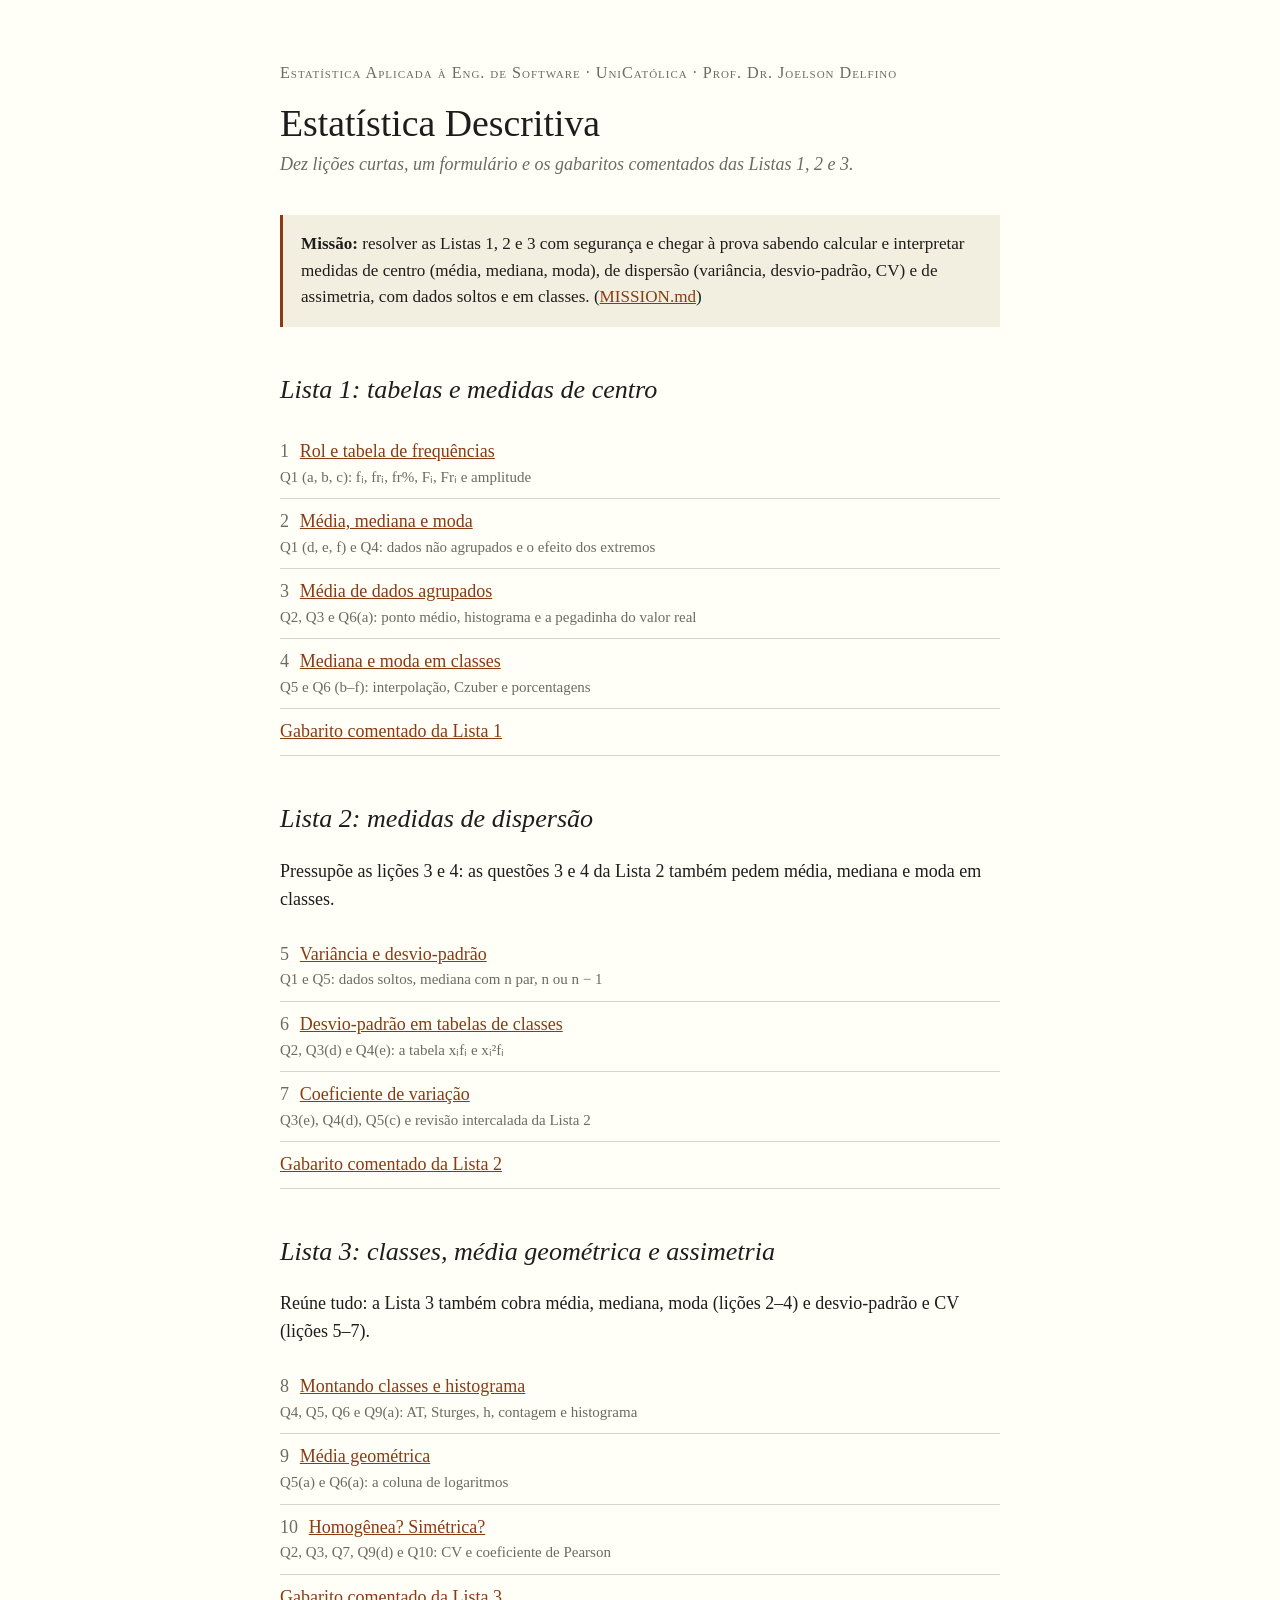
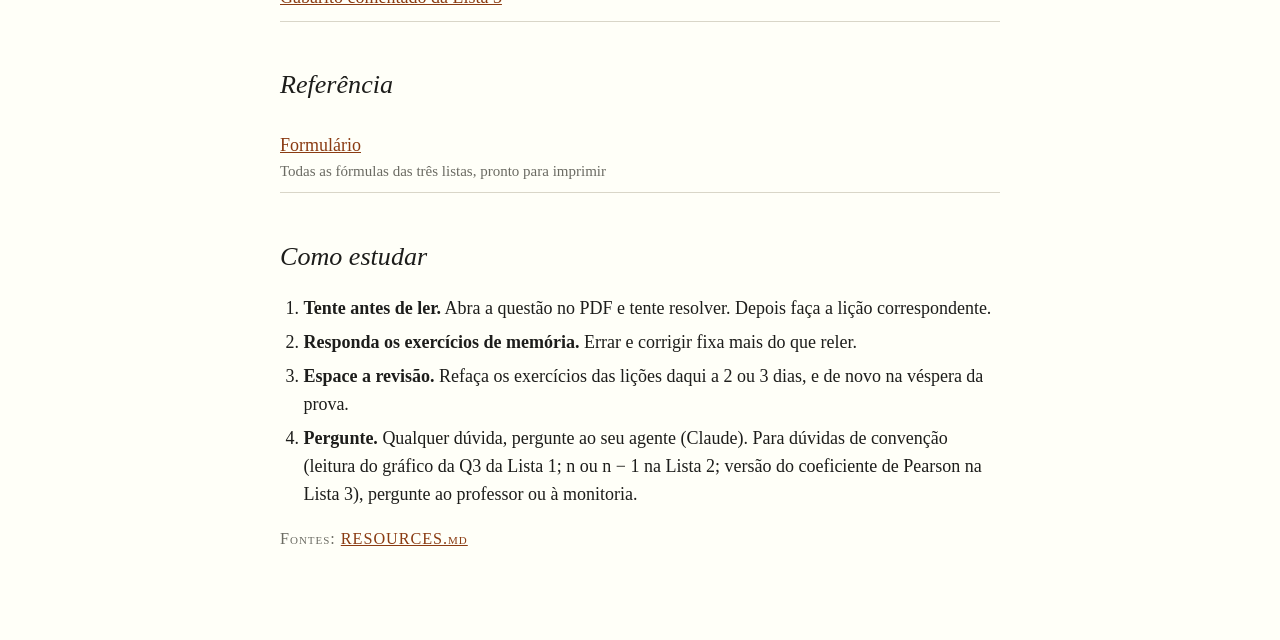
<file: index.html>
<!doctype html>
<html lang="pt-BR">
<head>
<meta charset="utf-8">
<meta name="viewport" content="width=device-width, initial-scale=1">
<title>Estatística Descritiva</title>
<link rel="stylesheet" href="assets/style.css">
</head>
<body>
<main>
<p class="kicker">Estatística Aplicada à Eng. de Software · UniCatólica · Prof. Dr. Joelson Delfino</p>
<h1>Estatística Descritiva</h1>
<p class="subtitle">Dez lições curtas, um formulário e os gabaritos comentados das Listas 1, 2 e 3.</p>

<div class="mission">
  <p><strong>Missão:</strong> resolver as Listas 1, 2 e 3 com segurança e chegar à prova sabendo calcular e interpretar medidas de centro (média, mediana, moda), de dispersão (variância, desvio-padrão, CV) e de assimetria, com dados soltos e em classes. (<a href="MISSION.md">MISSION.md</a>)</p>
</div>

<h2>Lista 1: tabelas e medidas de centro</h2>
<ul class="toc">
  <li><span class="n">1</span><a href="lessons/0001-rol-e-tabela-de-frequencias.html">Rol e tabela de frequências</a>
    <small>Q1 (a, b, c): fᵢ, frᵢ, fr%, Fᵢ, Frᵢ e amplitude</small></li>
  <li><span class="n">2</span><a href="lessons/0002-media-mediana-moda.html">Média, mediana e moda</a>
    <small>Q1 (d, e, f) e Q4: dados não agrupados e o efeito dos extremos</small></li>
  <li><span class="n">3</span><a href="lessons/0003-media-de-dados-agrupados.html">Média de dados agrupados</a>
    <small>Q2, Q3 e Q6(a): ponto médio, histograma e a pegadinha do valor real</small></li>
  <li><span class="n">4</span><a href="lessons/0004-mediana-e-moda-em-classes.html">Mediana e moda em classes</a>
    <small>Q5 e Q6 (b–f): interpolação, Czuber e porcentagens</small></li>
  <li><a href="reference/gabarito-lista-1.html">Gabarito comentado da Lista 1</a></li>
</ul>

<h2>Lista 2: medidas de dispersão</h2>
<p>Pressupõe as lições 3 e 4: as questões 3 e 4 da Lista 2 também pedem média, mediana e moda em classes.</p>
<ul class="toc">
  <li><span class="n">5</span><a href="lessons/0005-variancia-e-desvio-padrao.html">Variância e desvio-padrão</a>
    <small>Q1 e Q5: dados soltos, mediana com n par, n ou n − 1</small></li>
  <li><span class="n">6</span><a href="lessons/0006-dispersao-em-classes.html">Desvio-padrão em tabelas de classes</a>
    <small>Q2, Q3(d) e Q4(e): a tabela xᵢfᵢ e xᵢ²fᵢ</small></li>
  <li><span class="n">7</span><a href="lessons/0007-coeficiente-de-variacao.html">Coeficiente de variação</a>
    <small>Q3(e), Q4(d), Q5(c) e revisão intercalada da Lista 2</small></li>
  <li><a href="reference/gabarito-lista-2.html">Gabarito comentado da Lista 2</a></li>
</ul>

<h2>Lista 3: classes, média geométrica e assimetria</h2>
<p>Reúne tudo: a Lista 3 também cobra média, mediana, moda (lições 2–4) e desvio-padrão e CV (lições 5–7).</p>
<ul class="toc">
  <li><span class="n">8</span><a href="lessons/0008-montando-classes-e-histograma.html">Montando classes e histograma</a>
    <small>Q4, Q5, Q6 e Q9(a): AT, Sturges, h, contagem e histograma</small></li>
  <li><span class="n">9</span><a href="lessons/0009-media-geometrica.html">Média geométrica</a>
    <small>Q5(a) e Q6(a): a coluna de logaritmos</small></li>
  <li><span class="n">10</span><a href="lessons/0010-homogeneidade-e-assimetria.html">Homogênea? Simétrica?</a>
    <small>Q2, Q3, Q7, Q9(d) e Q10: CV e coeficiente de Pearson</small></li>
  <li><a href="reference/gabarito-lista-3.html">Gabarito comentado da Lista 3</a></li>
</ul>

<h2>Referência</h2>
<ul class="toc">
  <li><a href="reference/formulario.html">Formulário</a><small>Todas as fórmulas das três listas, pronto para imprimir</small></li>
</ul>

<h2>Como estudar</h2>
<ol class="steps">
  <li><strong>Tente antes de ler.</strong> Abra a questão no PDF e tente resolver. Depois faça a lição correspondente.</li>
  <li><strong>Responda os exercícios de memória.</strong> Errar e corrigir fixa mais do que reler.</li>
  <li><strong>Espace a revisão.</strong> Refaça os exercícios das lições daqui a 2 ou 3 dias, e de novo na véspera da prova.</li>
  <li><strong>Pergunte.</strong> Qualquer dúvida, pergunte ao seu agente (Claude). Para dúvidas de convenção (leitura do gráfico da Q3 da Lista 1; n ou n − 1 na Lista 2; versão do coeficiente de Pearson na Lista 3), pergunte ao professor ou à monitoria.</li>
</ol>

<p class="kicker">Fontes: <a href="RESOURCES.md">RESOURCES.md</a></p>
</main>
</body>
</html>
</file>
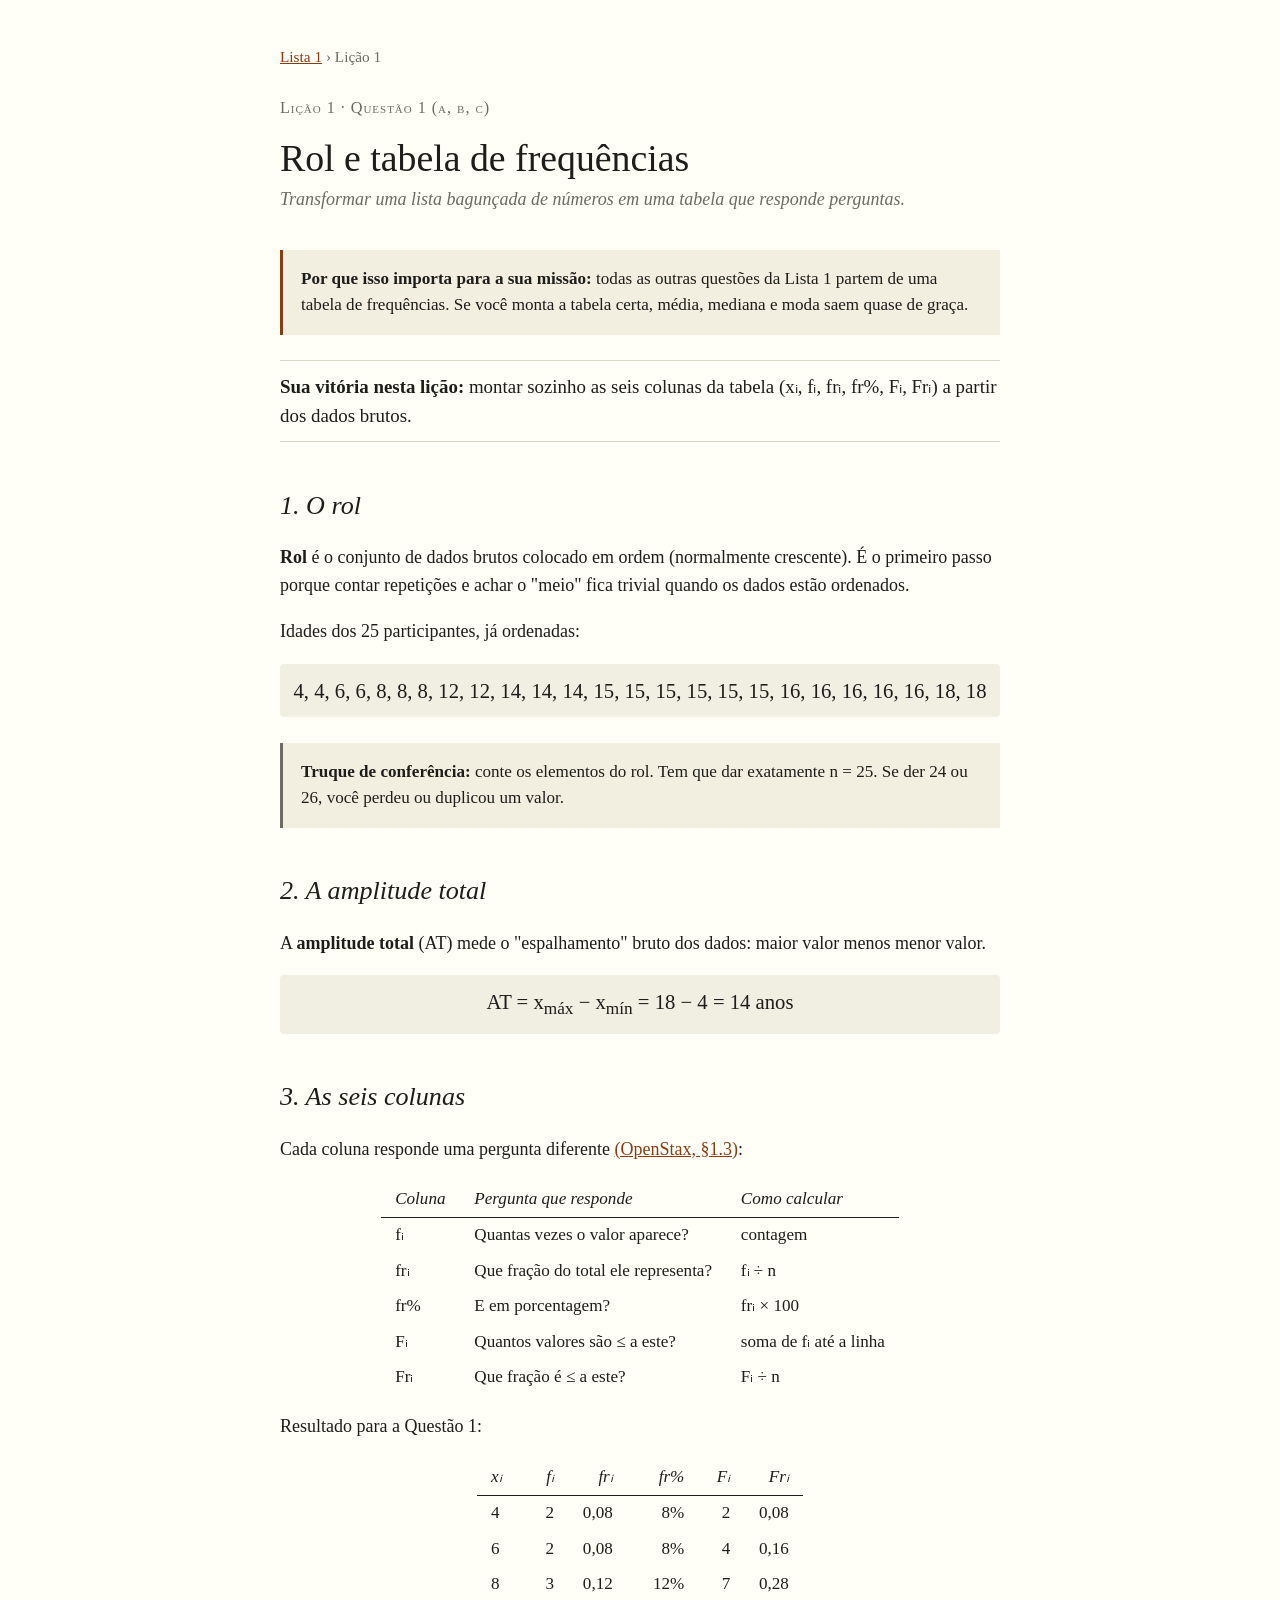
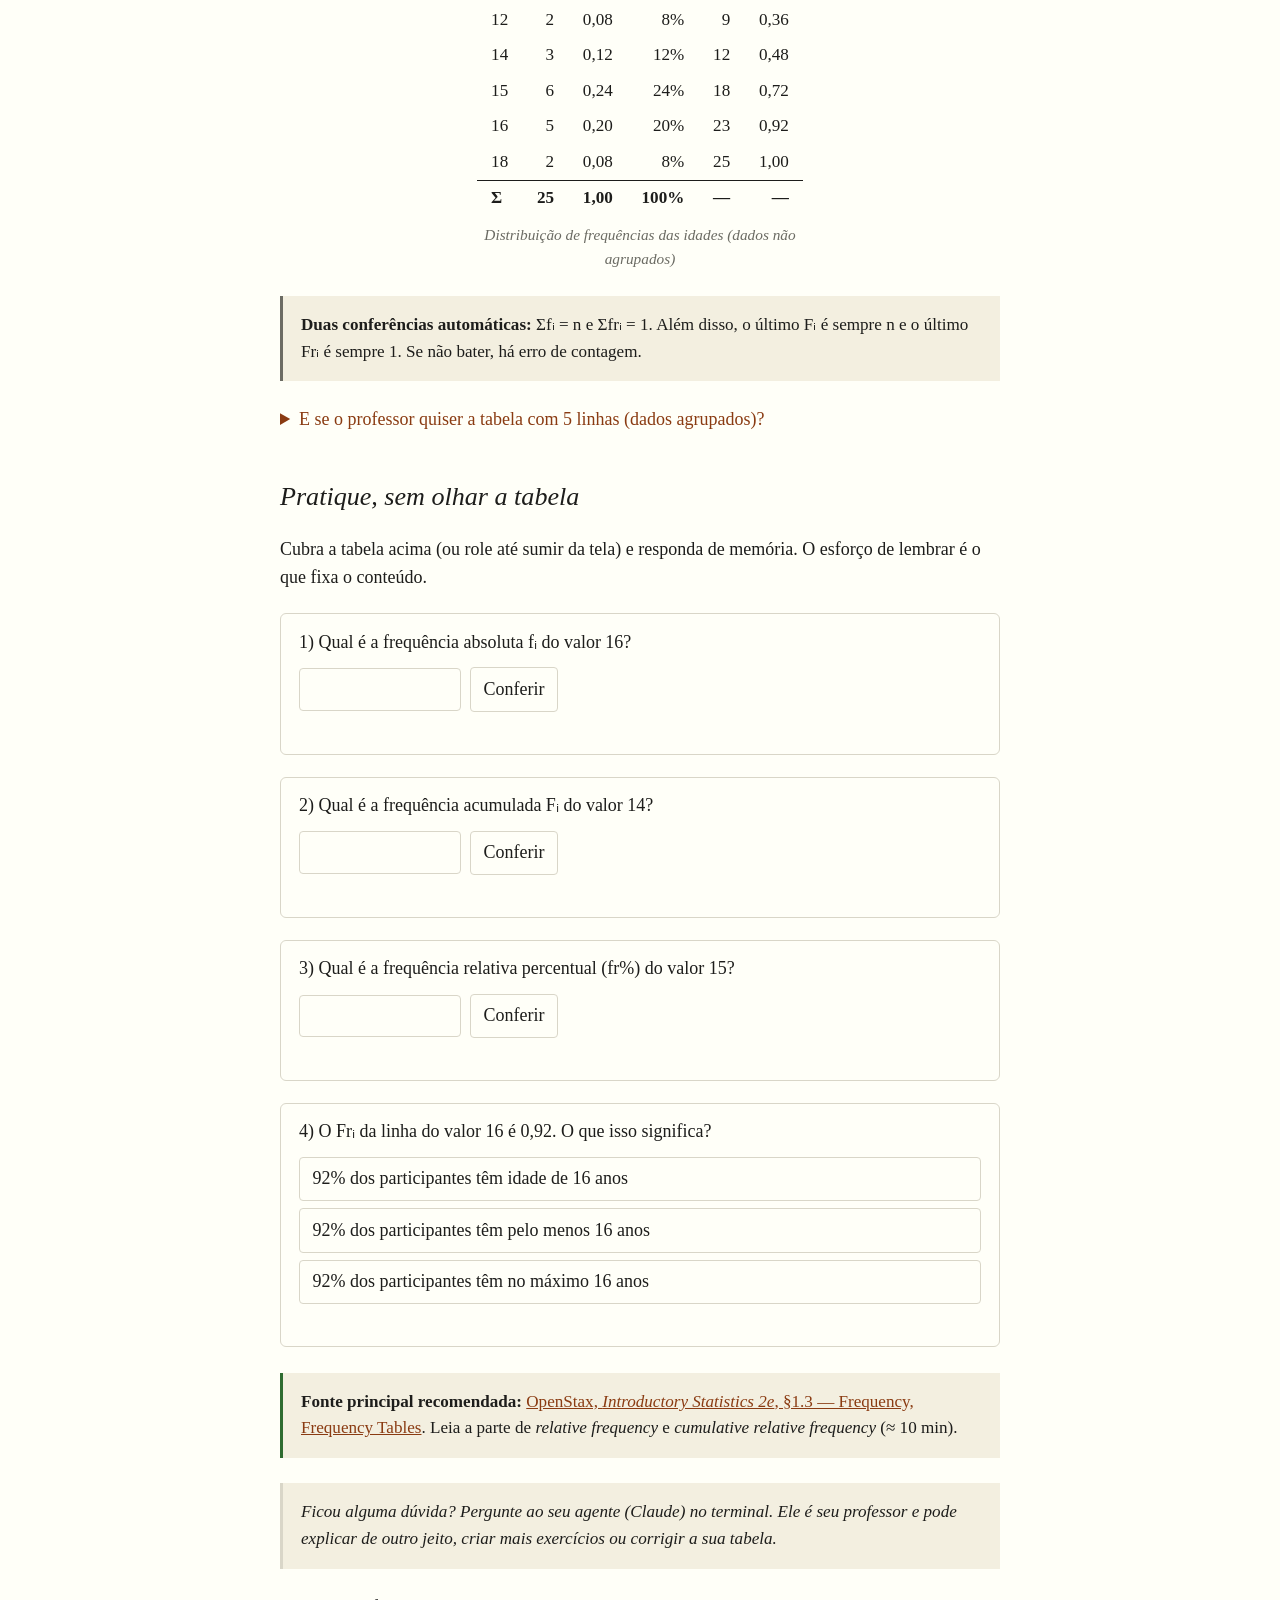
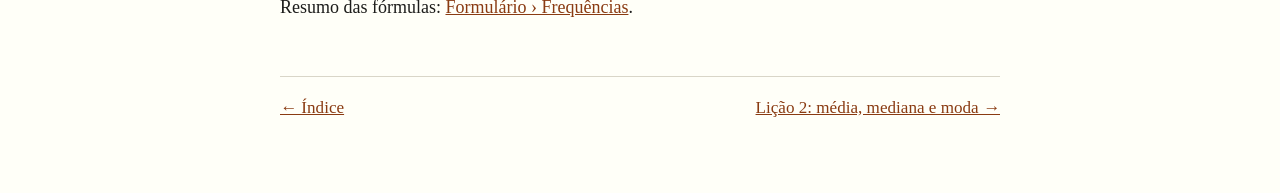
<file: lessons/0001-rol-e-tabela-de-frequencias.html>
<!doctype html>
<html lang="pt-BR">
<head>
<meta charset="utf-8">
<meta name="viewport" content="width=device-width, initial-scale=1">
<title>Lição 1 — Rol e tabela de frequências</title>
<link rel="stylesheet" href="../assets/style.css">
</head>
<body>
<main>
<nav class="crumbs"><a href="../index.html">Lista 1</a> › Lição 1</nav>

<p class="kicker">Lição 1 · Questão 1 (a, b, c)</p>
<h1>Rol e tabela de frequências</h1>
<p class="subtitle">Transformar uma lista bagunçada de números em uma tabela que responde perguntas.</p>

<div class="mission">
  <p><strong>Por que isso importa para a sua missão:</strong> todas as outras questões da Lista 1 partem de uma tabela de frequências. Se você monta a tabela certa, média, mediana e moda saem quase de graça.</p>
</div>

<p class="win"><strong>Sua vitória nesta lição:</strong> montar sozinho as seis colunas da tabela (xᵢ, fᵢ, frᵢ, fr%, Fᵢ, Frᵢ) a partir dos dados brutos.</p>

<h2>1. O rol</h2>
<p><strong>Rol</strong> é o conjunto de dados brutos colocado em ordem (normalmente crescente). É o primeiro passo porque contar repetições e achar o "meio" fica trivial quando os dados estão ordenados.</p>
<p>Idades dos 25 participantes, já ordenadas:</p>
<p class="formula">4, 4, 6, 6, 8, 8, 8, 12, 12, 14, 14, 14, 15, 15, 15, 15, 15, 15, 16, 16, 16, 16, 16, 18, 18</p>
<div class="note"><p><strong>Truque de conferência:</strong> conte os elementos do rol. Tem que dar exatamente n = 25. Se der 24 ou 26, você perdeu ou duplicou um valor.</p></div>

<h2>2. A amplitude total</h2>
<p>A <strong>amplitude total</strong> (AT) mede o "espalhamento" bruto dos dados: maior valor menos menor valor.</p>
<p class="formula">AT = x<sub>máx</sub> − x<sub>mín</sub> = 18 − 4 = 14 anos</p>

<h2>3. As seis colunas</h2>
<p>Cada coluna responde uma pergunta diferente <a href="https://openstax.org/books/introductory-statistics-2e/pages/1-3-frequency-frequency-tables-and-levels-of-measurement">(OpenStax, §1.3)</a>:</p>
<div class="table-wrap"><table>
  <tr><th>Coluna</th><th style="text-align:left">Pergunta que responde</th><th style="text-align:left">Como calcular</th></tr>
  <tr><td>fᵢ</td><td style="text-align:left">Quantas vezes o valor aparece?</td><td style="text-align:left">contagem</td></tr>
  <tr><td>frᵢ</td><td style="text-align:left">Que fração do total ele representa?</td><td style="text-align:left">fᵢ ÷ n</td></tr>
  <tr><td>fr%</td><td style="text-align:left">E em porcentagem?</td><td style="text-align:left">frᵢ × 100</td></tr>
  <tr><td>Fᵢ</td><td style="text-align:left">Quantos valores são ≤ a este?</td><td style="text-align:left">soma de fᵢ até a linha</td></tr>
  <tr><td>Frᵢ</td><td style="text-align:left">Que fração é ≤ a este?</td><td style="text-align:left">Fᵢ ÷ n</td></tr>
</table></div>

<p>Resultado para a Questão 1:</p>
<div class="table-wrap"><table>
  <tr><th>xᵢ</th><th>fᵢ</th><th>frᵢ</th><th>fr%</th><th>Fᵢ</th><th>Frᵢ</th></tr>
  <tr><td>4</td><td>2</td><td>0,08</td><td>8%</td><td>2</td><td>0,08</td></tr>
  <tr><td>6</td><td>2</td><td>0,08</td><td>8%</td><td>4</td><td>0,16</td></tr>
  <tr><td>8</td><td>3</td><td>0,12</td><td>12%</td><td>7</td><td>0,28</td></tr>
  <tr><td>12</td><td>2</td><td>0,08</td><td>8%</td><td>9</td><td>0,36</td></tr>
  <tr><td>14</td><td>3</td><td>0,12</td><td>12%</td><td>12</td><td>0,48</td></tr>
  <tr><td>15</td><td>6</td><td>0,24</td><td>24%</td><td>18</td><td>0,72</td></tr>
  <tr><td>16</td><td>5</td><td>0,20</td><td>20%</td><td>23</td><td>0,92</td></tr>
  <tr><td>18</td><td>2</td><td>0,08</td><td>8%</td><td>25</td><td>1,00</td></tr>
  <tr class="total"><td>Σ</td><td>25</td><td>1,00</td><td>100%</td><td>—</td><td>—</td></tr>
  <caption>Distribuição de frequências das idades (dados não agrupados)</caption>
</table></div>

<div class="note">
  <p><strong>Duas conferências automáticas:</strong> Σfᵢ = n e Σfrᵢ = 1. Além disso, o último Fᵢ é sempre n e o último Frᵢ é sempre 1. Se não bater, há erro de contagem.</p>
</div>

<details>
  <summary>E se o professor quiser a tabela com 5 linhas (dados agrupados)?</summary>
  <p>A tabela em branco do PDF tem só 5 linhas, mas os dados têm 8 valores distintos. Se a intenção for agrupar em <strong>5 classes</strong>, a amplitude de cada classe é h = AT ÷ 5 = 14 ÷ 5 ≈ 3:</p>
  <div class="table-wrap"><table>
    <tr><th>Classe</th><th>fᵢ</th><th>fr%</th><th>Fᵢ</th></tr>
    <tr><td>4 ├ 7</td><td>4</td><td>16%</td><td>4</td></tr>
    <tr><td>7 ├ 10</td><td>3</td><td>12%</td><td>7</td></tr>
    <tr><td>10 ├ 13</td><td>2</td><td>8%</td><td>9</td></tr>
    <tr><td>13 ├ 16</td><td>9</td><td>36%</td><td>18</td></tr>
    <tr><td>16 ├ 19</td><td>7</td><td>28%</td><td>25</td></tr>
    <tr class="total"><td>Σ</td><td>25</td><td>100%</td><td>—</td></tr>
  </table></div>
  <p>O símbolo <strong>├</strong> significa "inclui o valor da esquerda e exclui o da direita": 16 entra em 16 ├ 19, não em 13 ├ 16.</p>
</details>

<h2>Pratique, sem olhar a tabela</h2>
<p>Cubra a tabela acima (ou role até sumir da tela) e responda de memória. O esforço de lembrar é o que fixa o conteúdo.</p>

<div class="num" data-answer="5" data-tol="0" data-hint="Conte quantas vezes 16 aparece no rol." data-why="O valor 16 aparece cinco vezes.">
  <p class="q">1) Qual é a frequência absoluta fᵢ do valor 16?</p>
  <div class="row"><input inputmode="decimal" aria-label="resposta"><button>Conferir</button></div>
  <p class="fb"></p>
</div>

<div class="num" data-answer="12" data-tol="0" data-hint="Some os fᵢ de 4, 6, 8, 12 e 14." data-why="2 + 2 + 3 + 2 + 3 = 12 pessoas têm 14 anos ou menos.">
  <p class="q">2) Qual é a frequência acumulada Fᵢ do valor 14?</p>
  <div class="row"><input inputmode="decimal" aria-label="resposta"><button>Conferir</button></div>
  <p class="fb"></p>
</div>

<div class="num" data-answer="24" data-tol="0.01" data-hint="fr% = (fᵢ ÷ n) × 100, com fᵢ = 6 e n = 25." data-why="6 ÷ 25 = 0,24, ou seja, 24%.">
  <p class="q">3) Qual é a frequência relativa percentual (fr%) do valor 15?</p>
  <div class="row"><input inputmode="decimal" aria-label="resposta"><button>Conferir</button></div>
  <p class="fb"></p>
</div>

<div class="quiz" data-answer="c">
  <p class="q">4) O Frᵢ da linha do valor 16 é 0,92. O que isso significa?</p>
  <div class="opts">
    <button data-opt="a" data-why="92% seria o fr% de 16, mas o fr% de 16 é 20%.">92% dos participantes têm idade de 16 anos</button>
    <button data-opt="b" data-why="Frequência acumulada conta de baixo para cima: ≤ 16, não ≥ 16.">92% dos participantes têm pelo menos 16 anos</button>
    <button data-opt="c" data-why="Acumulada = todos os valores até aquela linha, inclusive.">92% dos participantes têm no máximo 16 anos</button>
  </div>
  <p class="fb"></p>
</div>

<div class="source">
  <p><strong>Fonte principal recomendada:</strong> <a href="https://openstax.org/books/introductory-statistics-2e/pages/1-3-frequency-frequency-tables-and-levels-of-measurement">OpenStax, <em>Introductory Statistics 2e</em>, §1.3 — Frequency, Frequency Tables</a>. Leia a parte de <em>relative frequency</em> e <em>cumulative relative frequency</em> (≈ 10 min).</p>
</div>

<div class="ask"><p>Ficou alguma dúvida? Pergunte ao seu agente (Claude) no terminal. Ele é seu professor e pode explicar de outro jeito, criar mais exercícios ou corrigir a sua tabela.</p></div>

<p>Resumo das fórmulas: <a href="../reference/formulario.html#frequencias">Formulário › Frequências</a>.</p>

<nav class="lesson-nav">
  <a href="../index.html">← Índice</a>
  <a href="0002-media-mediana-moda.html">Lição 2: média, mediana e moda →</a>
</nav>
</main>
<script src="../assets/quiz.js"></script>
<script src="../assets/print-details.js"></script>
</body>
</html>
</file>
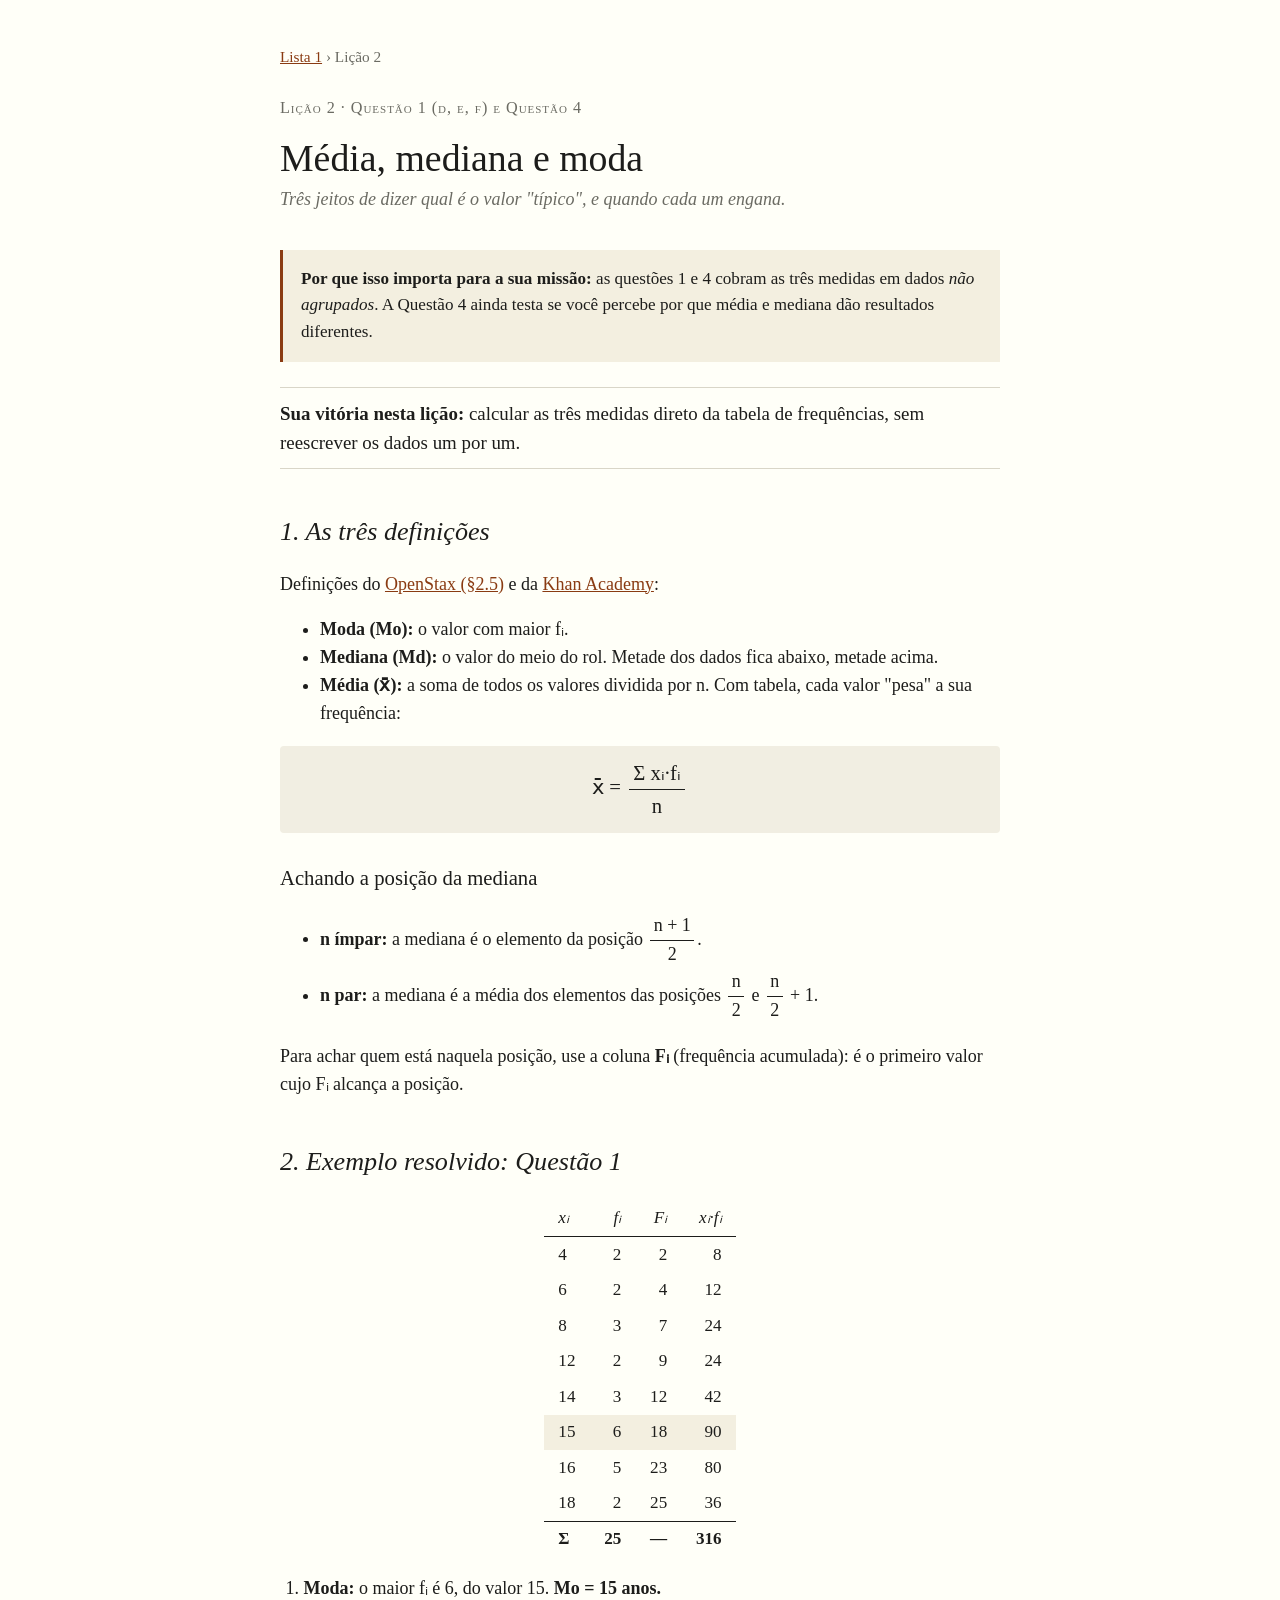
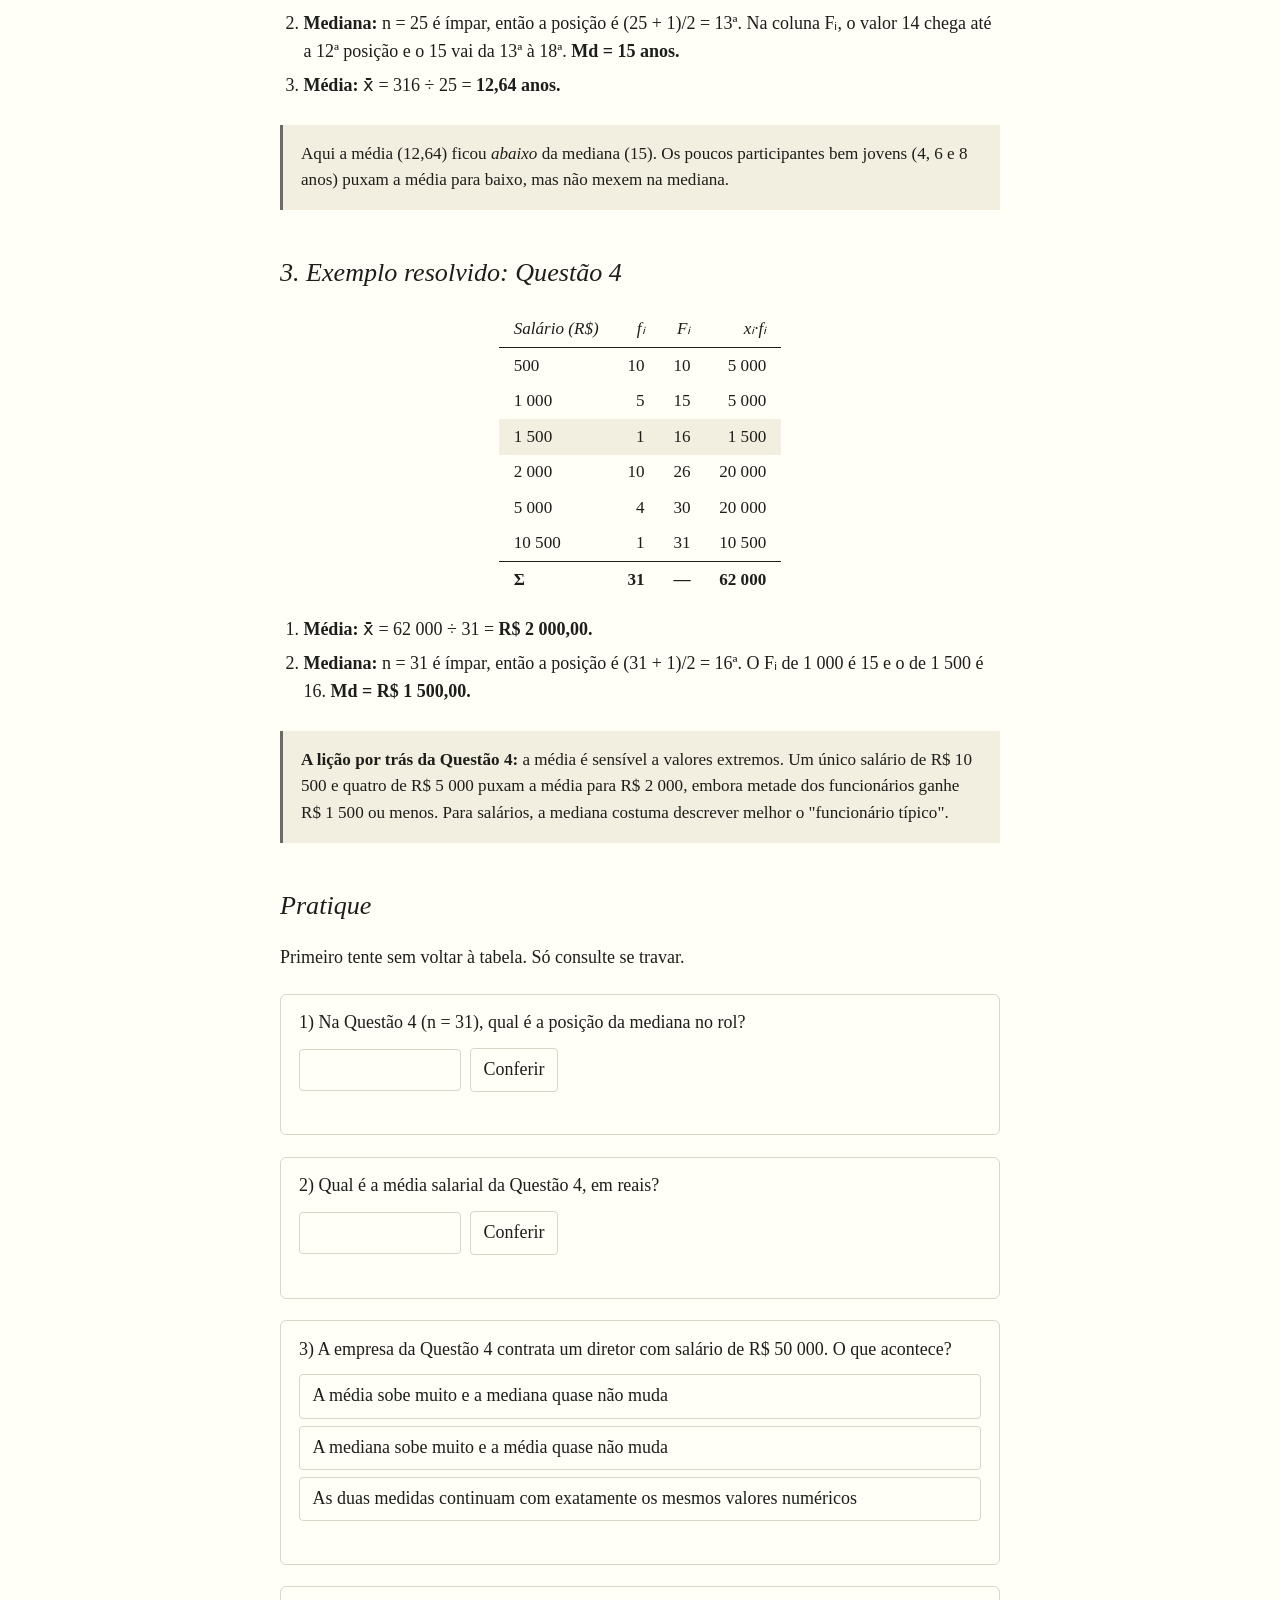
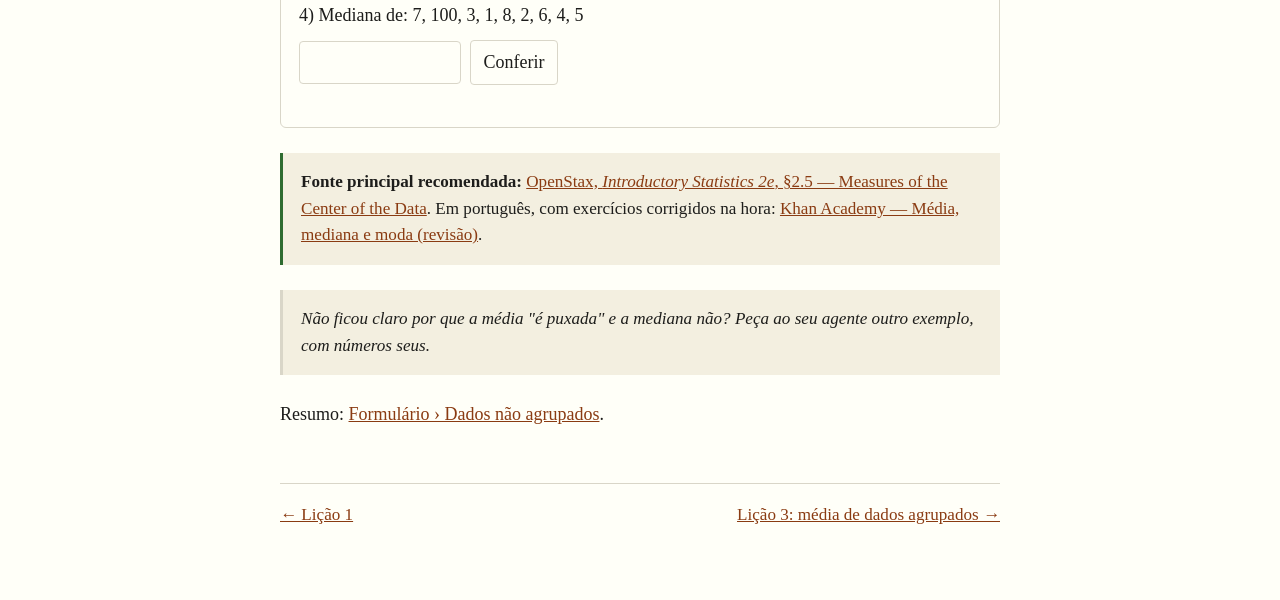
<file: lessons/0002-media-mediana-moda.html>
<!doctype html>
<html lang="pt-BR">
<head>
<meta charset="utf-8">
<meta name="viewport" content="width=device-width, initial-scale=1">
<title>Lição 2 — Média, mediana e moda</title>
<link rel="stylesheet" href="../assets/style.css">
</head>
<body>
<main>
<nav class="crumbs"><a href="../index.html">Lista 1</a> › Lição 2</nav>

<p class="kicker">Lição 2 · Questão 1 (d, e, f) e Questão 4</p>
<h1>Média, mediana e moda</h1>
<p class="subtitle">Três jeitos de dizer qual é o valor "típico", e quando cada um engana.</p>

<div class="mission">
  <p><strong>Por que isso importa para a sua missão:</strong> as questões 1 e 4 cobram as três medidas em dados <em>não agrupados</em>. A Questão 4 ainda testa se você percebe por que média e mediana dão resultados diferentes.</p>
</div>

<p class="win"><strong>Sua vitória nesta lição:</strong> calcular as três medidas direto da tabela de frequências, sem reescrever os dados um por um.</p>

<h2>1. As três definições</h2>
<p>Definições do <a href="https://openstax.org/books/introductory-statistics-2e/pages/2-5-measures-of-the-center-of-the-data">OpenStax (§2.5)</a> e da <a href="https://pt.khanacademy.org/math/em-mat-estatistica/x5d13d3b4b5b8c419:medidas-de-tendencia-central/x5d13d3b4b5b8c419:media-mediana-e-moda/a/mean-median-and-mode-review">Khan Academy</a>:</p>
<ul>
  <li><strong>Moda (Mo):</strong> o valor com maior fᵢ.</li>
  <li><strong>Mediana (Md):</strong> o valor do meio do rol. Metade dos dados fica abaixo, metade acima.</li>
  <li><strong>Média (x̄):</strong> a soma de todos os valores dividida por n. Com tabela, cada valor "pesa" a sua frequência:</li>
</ul>
<p class="formula">x̄ = <span class="frac"><span>Σ xᵢ·fᵢ</span><span>n</span></span></p>

<h3>Achando a posição da mediana</h3>
<ul>
  <li><strong>n ímpar:</strong> a mediana é o elemento da posição <span class="frac"><span>n + 1</span><span>2</span></span>.</li>
  <li><strong>n par:</strong> a mediana é a média dos elementos das posições <span class="frac"><span>n</span><span>2</span></span> e <span class="frac"><span>n</span><span>2</span></span> + 1.</li>
</ul>
<p>Para achar quem está naquela posição, use a coluna <strong>Fᵢ</strong> (frequência acumulada): é o primeiro valor cujo Fᵢ alcança a posição.</p>

<h2>2. Exemplo resolvido: Questão 1</h2>
<div class="table-wrap"><table>
  <tr><th>xᵢ</th><th>fᵢ</th><th>Fᵢ</th><th>xᵢ·fᵢ</th></tr>
  <tr><td>4</td><td>2</td><td>2</td><td>8</td></tr>
  <tr><td>6</td><td>2</td><td>4</td><td>12</td></tr>
  <tr><td>8</td><td>3</td><td>7</td><td>24</td></tr>
  <tr><td>12</td><td>2</td><td>9</td><td>24</td></tr>
  <tr><td>14</td><td>3</td><td>12</td><td>42</td></tr>
  <tr class="hl"><td>15</td><td>6</td><td>18</td><td>90</td></tr>
  <tr><td>16</td><td>5</td><td>23</td><td>80</td></tr>
  <tr><td>18</td><td>2</td><td>25</td><td>36</td></tr>
  <tr class="total"><td>Σ</td><td>25</td><td>—</td><td>316</td></tr>
</table></div>
<ol class="steps">
  <li><strong>Moda:</strong> o maior fᵢ é 6, do valor 15. <strong>Mo = 15 anos.</strong></li>
  <li><strong>Mediana:</strong> n = 25 é ímpar, então a posição é (25 + 1)/2 = 13ª. Na coluna Fᵢ, o valor 14 chega até a 12ª posição e o 15 vai da 13ª à 18ª. <strong>Md = 15 anos.</strong></li>
  <li><strong>Média:</strong> x̄ = 316 ÷ 25 = <strong>12,64 anos.</strong></li>
</ol>
<div class="note"><p>Aqui a média (12,64) ficou <em>abaixo</em> da mediana (15). Os poucos participantes bem jovens (4, 6 e 8 anos) puxam a média para baixo, mas não mexem na mediana.</p></div>

<h2>3. Exemplo resolvido: Questão 4</h2>
<div class="table-wrap"><table>
  <tr><th>Salário (R$)</th><th>fᵢ</th><th>Fᵢ</th><th>xᵢ·fᵢ</th></tr>
  <tr><td>500</td><td>10</td><td>10</td><td>5 000</td></tr>
  <tr><td>1 000</td><td>5</td><td>15</td><td>5 000</td></tr>
  <tr class="hl"><td>1 500</td><td>1</td><td>16</td><td>1 500</td></tr>
  <tr><td>2 000</td><td>10</td><td>26</td><td>20 000</td></tr>
  <tr><td>5 000</td><td>4</td><td>30</td><td>20 000</td></tr>
  <tr><td>10 500</td><td>1</td><td>31</td><td>10 500</td></tr>
  <tr class="total"><td>Σ</td><td>31</td><td>—</td><td>62 000</td></tr>
</table></div>
<ol class="steps">
  <li><strong>Média:</strong> x̄ = 62 000 ÷ 31 = <strong>R$ 2 000,00.</strong></li>
  <li><strong>Mediana:</strong> n = 31 é ímpar, então a posição é (31 + 1)/2 = 16ª. O Fᵢ de 1 000 é 15 e o de 1 500 é 16. <strong>Md = R$ 1 500,00.</strong></li>
</ol>
<div class="note"><p><strong>A lição por trás da Questão 4:</strong> a média é sensível a valores extremos. Um único salário de R$ 10 500 e quatro de R$ 5 000 puxam a média para R$ 2 000, embora metade dos funcionários ganhe R$ 1 500 ou menos. Para salários, a mediana costuma descrever melhor o "funcionário típico".</p></div>

<h2>Pratique</h2>
<p>Primeiro tente sem voltar à tabela. Só consulte se travar.</p>

<div class="num" data-answer="16" data-tol="0" data-hint="(31 + 1) ÷ 2." data-why="n ímpar: posição (n + 1)/2 = 16.">
  <p class="q">1) Na Questão 4 (n = 31), qual é a posição da mediana no rol?</p>
  <div class="row"><input inputmode="decimal" aria-label="resposta"><button>Conferir</button></div>
  <p class="fb"></p>
</div>

<div class="num" data-answer="2000" data-tol="0.5" data-hint="Some xᵢ·fᵢ de todas as linhas (dá 62 000) e divida por 31." data-why="62 000 ÷ 31 = 2 000.">
  <p class="q">2) Qual é a média salarial da Questão 4, em reais?</p>
  <div class="row"><input inputmode="decimal" aria-label="resposta"><button>Conferir</button></div>
  <p class="fb"></p>
</div>

<div class="quiz" data-answer="a">
  <p class="q">3) A empresa da Questão 4 contrata um diretor com salário de R$ 50 000. O que acontece?</p>
  <div class="opts">
    <button data-opt="a" data-why="A média vai de R$ 2 000 para R$ 3 500 (112 000 ÷ 32); a mediana só passa de R$ 1 500 para R$ 1 750.">A média sobe muito e a mediana quase não muda</button>
    <button data-opt="b" data-why="A mediana depende da posição, não do tamanho do valor extremo.">A mediana sobe muito e a média quase não muda</button>
    <button data-opt="c" data-why="A média é afetada por todo valor, inclusive os extremos.">As duas medidas continuam com exatamente os mesmos valores numéricos</button>
  </div>
  <p class="fb"></p>
</div>

<div class="num" data-answer="5" data-tol="0" data-hint="Posição (n + 1)/2 com n = 9 dá a 5ª; ordene os valores primeiro." data-why="Rol: 1, 2, 3, 4, 5, 6, 7, 8, 100. O 5º é 5, e o 100 não interfere.">
  <p class="q">4) Mediana de: 7, 100, 3, 1, 8, 2, 6, 4, 5</p>
  <div class="row"><input inputmode="decimal" aria-label="resposta"><button>Conferir</button></div>
  <p class="fb"></p>
</div>

<div class="source">
  <p><strong>Fonte principal recomendada:</strong> <a href="https://openstax.org/books/introductory-statistics-2e/pages/2-5-measures-of-the-center-of-the-data">OpenStax, <em>Introductory Statistics 2e</em>, §2.5 — Measures of the Center of the Data</a>. Em português, com exercícios corrigidos na hora: <a href="https://pt.khanacademy.org/math/em-mat-estatistica/x5d13d3b4b5b8c419:medidas-de-tendencia-central/x5d13d3b4b5b8c419:media-mediana-e-moda/a/mean-median-and-mode-review">Khan Academy — Média, mediana e moda (revisão)</a>.</p>
</div>

<div class="ask"><p>Não ficou claro por que a média "é puxada" e a mediana não? Peça ao seu agente outro exemplo, com números seus.</p></div>

<p>Resumo: <a href="../reference/formulario.html#nao-agrupados">Formulário › Dados não agrupados</a>.</p>

<nav class="lesson-nav">
  <a href="0001-rol-e-tabela-de-frequencias.html">← Lição 1</a>
  <a href="0003-media-de-dados-agrupados.html">Lição 3: média de dados agrupados →</a>
</nav>
</main>
<script src="../assets/quiz.js"></script>
</body>
</html>
</file>
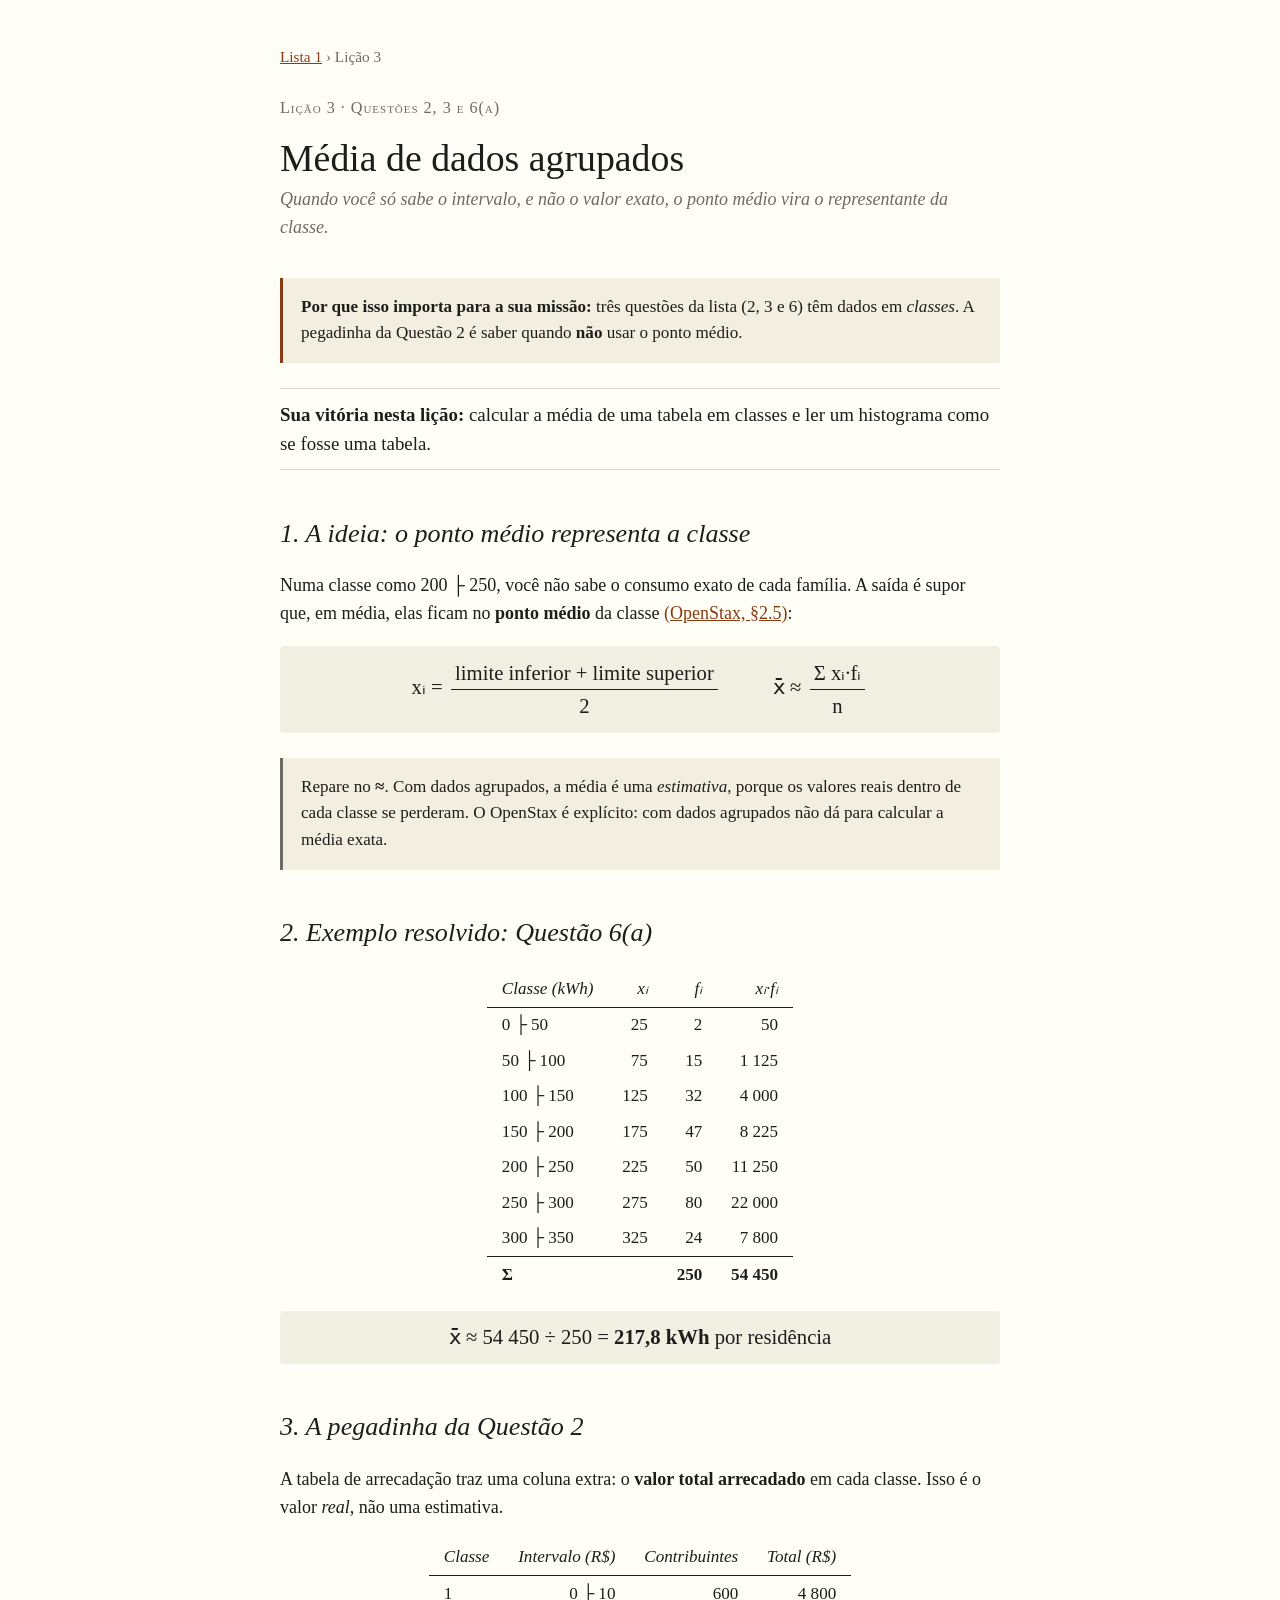
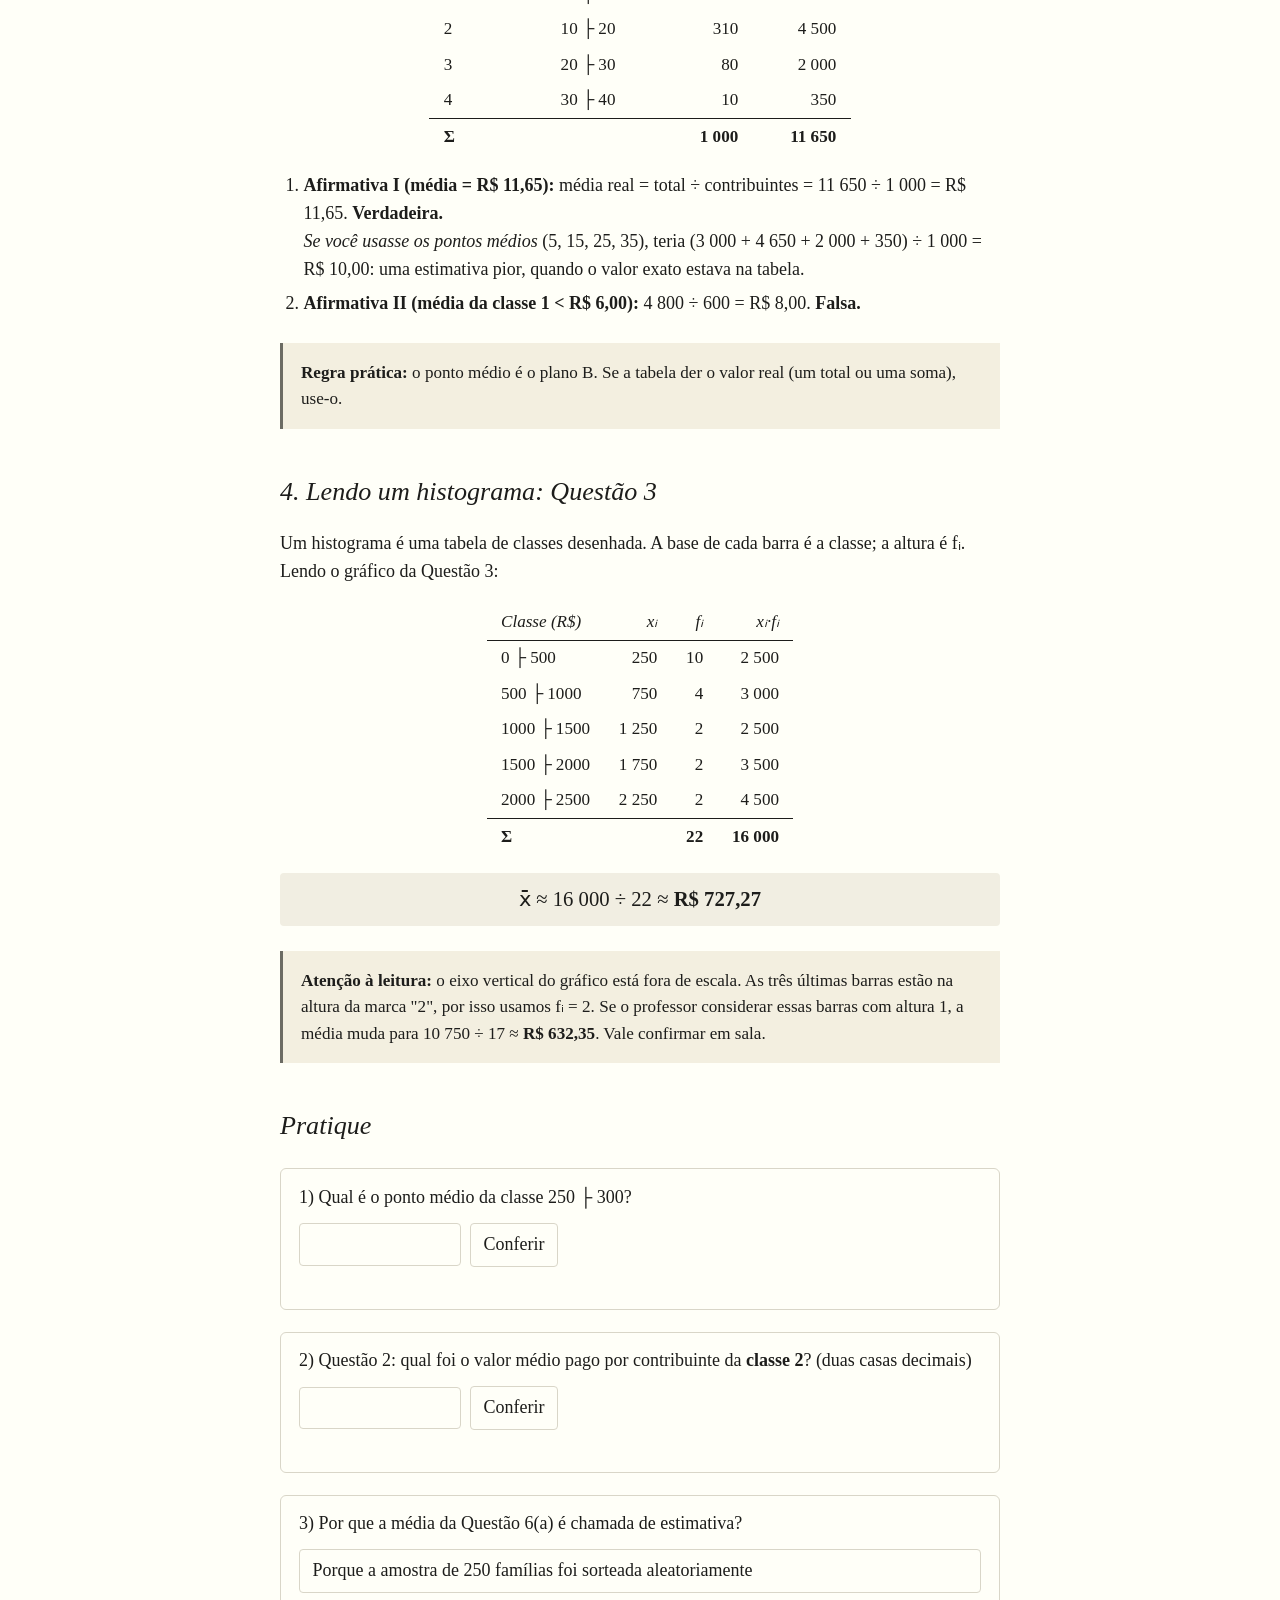
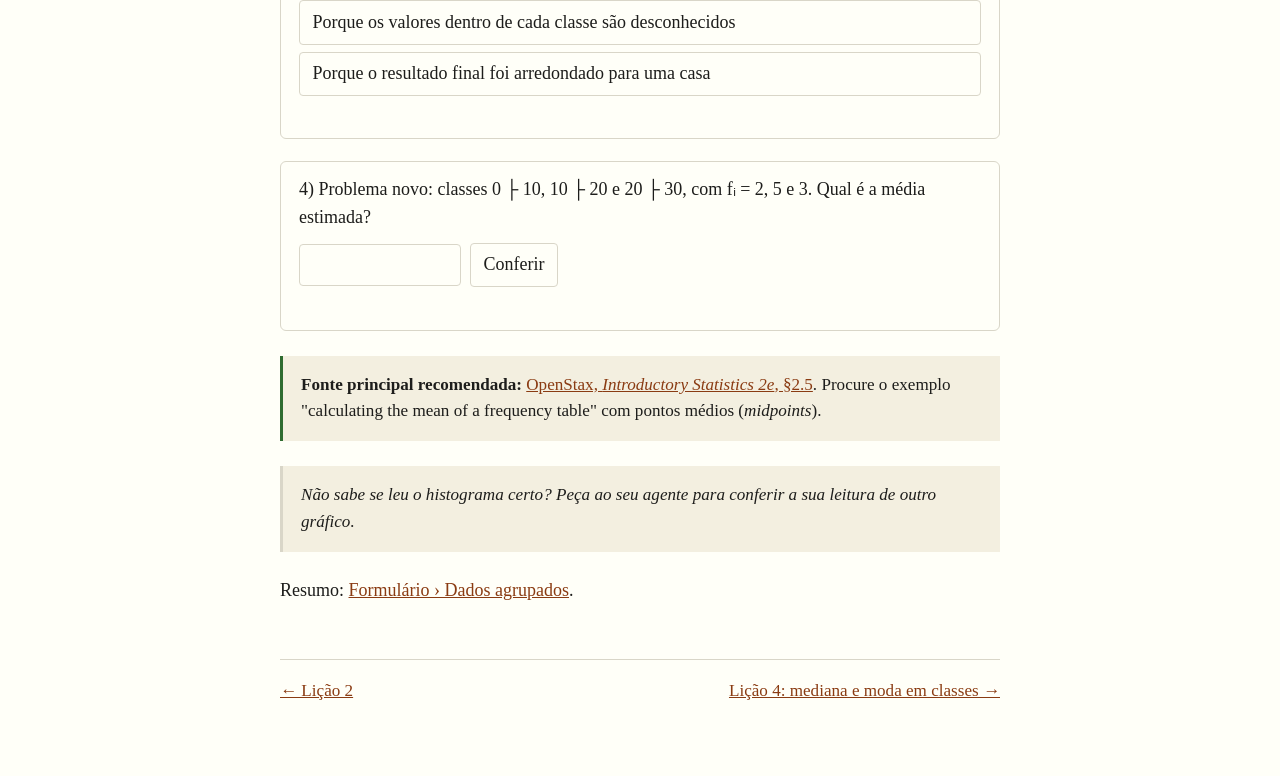
<file: lessons/0003-media-de-dados-agrupados.html>
<!doctype html>
<html lang="pt-BR">
<head>
<meta charset="utf-8">
<meta name="viewport" content="width=device-width, initial-scale=1">
<title>Lição 3 — Média de dados agrupados</title>
<link rel="stylesheet" href="../assets/style.css">
</head>
<body>
<main>
<nav class="crumbs"><a href="../index.html">Lista 1</a> › Lição 3</nav>

<p class="kicker">Lição 3 · Questões 2, 3 e 6(a)</p>
<h1>Média de dados agrupados</h1>
<p class="subtitle">Quando você só sabe o intervalo, e não o valor exato, o ponto médio vira o representante da classe.</p>

<div class="mission">
  <p><strong>Por que isso importa para a sua missão:</strong> três questões da lista (2, 3 e 6) têm dados em <em>classes</em>. A pegadinha da Questão 2 é saber quando <strong>não</strong> usar o ponto médio.</p>
</div>

<p class="win"><strong>Sua vitória nesta lição:</strong> calcular a média de uma tabela em classes e ler um histograma como se fosse uma tabela.</p>

<h2>1. A ideia: o ponto médio representa a classe</h2>
<p>Numa classe como 200 ├ 250, você não sabe o consumo exato de cada família. A saída é supor que, em média, elas ficam no <strong>ponto médio</strong> da classe <a href="https://openstax.org/books/introductory-statistics-2e/pages/2-5-measures-of-the-center-of-the-data">(OpenStax, §2.5)</a>:</p>
<p class="formula">xᵢ = <span class="frac"><span>limite inferior + limite superior</span><span>2</span></span> &emsp;&emsp; x̄ ≈ <span class="frac"><span>Σ xᵢ·fᵢ</span><span>n</span></span></p>
<div class="note"><p>Repare no <strong>≈</strong>. Com dados agrupados, a média é uma <em>estimativa</em>, porque os valores reais dentro de cada classe se perderam. O OpenStax é explícito: com dados agrupados não dá para calcular a média exata.</p></div>

<h2>2. Exemplo resolvido: Questão 6(a)</h2>
<div class="table-wrap"><table>
  <tr><th>Classe (kWh)</th><th>xᵢ</th><th>fᵢ</th><th>xᵢ·fᵢ</th></tr>
  <tr><td>0 ├ 50</td><td>25</td><td>2</td><td>50</td></tr>
  <tr><td>50 ├ 100</td><td>75</td><td>15</td><td>1 125</td></tr>
  <tr><td>100 ├ 150</td><td>125</td><td>32</td><td>4 000</td></tr>
  <tr><td>150 ├ 200</td><td>175</td><td>47</td><td>8 225</td></tr>
  <tr><td>200 ├ 250</td><td>225</td><td>50</td><td>11 250</td></tr>
  <tr><td>250 ├ 300</td><td>275</td><td>80</td><td>22 000</td></tr>
  <tr><td>300 ├ 350</td><td>325</td><td>24</td><td>7 800</td></tr>
  <tr class="total"><td>Σ</td><td></td><td>250</td><td>54 450</td></tr>
</table></div>
<p class="formula">x̄ ≈ 54 450 ÷ 250 = <strong>217,8 kWh</strong> por residência</p>

<h2>3. A pegadinha da Questão 2</h2>
<p>A tabela de arrecadação traz uma coluna extra: o <strong>valor total arrecadado</strong> em cada classe. Isso é o valor <em>real</em>, não uma estimativa.</p>
<div class="table-wrap"><table>
  <tr><th>Classe</th><th>Intervalo (R$)</th><th>Contribuintes</th><th>Total (R$)</th></tr>
  <tr><td>1</td><td>0 ├ 10</td><td>600</td><td>4 800</td></tr>
  <tr><td>2</td><td>10 ├ 20</td><td>310</td><td>4 500</td></tr>
  <tr><td>3</td><td>20 ├ 30</td><td>80</td><td>2 000</td></tr>
  <tr><td>4</td><td>30 ├ 40</td><td>10</td><td>350</td></tr>
  <tr class="total"><td>Σ</td><td></td><td>1 000</td><td>11 650</td></tr>
</table></div>
<ol class="steps">
  <li><strong>Afirmativa I (média = R$ 11,65):</strong> média real = total ÷ contribuintes = 11 650 ÷ 1 000 = R$ 11,65. <strong>Verdadeira.</strong><br>
  <em>Se você usasse os pontos médios</em> (5, 15, 25, 35), teria (3 000 + 4 650 + 2 000 + 350) ÷ 1 000 = R$ 10,00: uma estimativa pior, quando o valor exato estava na tabela.</li>
  <li><strong>Afirmativa II (média da classe 1 &lt; R$ 6,00):</strong> 4 800 ÷ 600 = R$ 8,00. <strong>Falsa.</strong></li>
</ol>
<div class="note"><p><strong>Regra prática:</strong> o ponto médio é o plano B. Se a tabela der o valor real (um total ou uma soma), use-o.</p></div>

<h2>4. Lendo um histograma: Questão 3</h2>
<p>Um histograma é uma tabela de classes desenhada. A base de cada barra é a classe; a altura é fᵢ. Lendo o gráfico da Questão 3:</p>
<div class="table-wrap"><table>
  <tr><th>Classe (R$)</th><th>xᵢ</th><th>fᵢ</th><th>xᵢ·fᵢ</th></tr>
  <tr><td>0 ├ 500</td><td>250</td><td>10</td><td>2 500</td></tr>
  <tr><td>500 ├ 1000</td><td>750</td><td>4</td><td>3 000</td></tr>
  <tr><td>1000 ├ 1500</td><td>1 250</td><td>2</td><td>2 500</td></tr>
  <tr><td>1500 ├ 2000</td><td>1 750</td><td>2</td><td>3 500</td></tr>
  <tr><td>2000 ├ 2500</td><td>2 250</td><td>2</td><td>4 500</td></tr>
  <tr class="total"><td>Σ</td><td></td><td>22</td><td>16 000</td></tr>
</table></div>
<p class="formula">x̄ ≈ 16 000 ÷ 22 ≈ <strong>R$ 727,27</strong></p>
<div class="note"><p><strong>Atenção à leitura:</strong> o eixo vertical do gráfico está fora de escala. As três últimas barras estão na altura da marca "2", por isso usamos fᵢ = 2. Se o professor considerar essas barras com altura 1, a média muda para 10 750 ÷ 17 ≈ <strong>R$ 632,35</strong>. Vale confirmar em sala.</p></div>

<h2>Pratique</h2>

<div class="num" data-answer="275" data-tol="0" data-hint="(250 + 300) ÷ 2." data-why="O ponto médio de 250 ├ 300 é 275.">
  <p class="q">1) Qual é o ponto médio da classe 250 ├ 300?</p>
  <div class="row"><input inputmode="decimal" aria-label="resposta"><button>Conferir</button></div>
  <p class="fb"></p>
</div>

<div class="num" data-answer="14.52" data-tol="0.01" data-hint="Use o valor real da tabela: total da classe ÷ número de contribuintes." data-why="4 500 ÷ 310 ≈ 14,52.">
  <p class="q">2) Questão 2: qual foi o valor médio pago por contribuinte da <strong>classe 2</strong>? (duas casas decimais)</p>
  <div class="row"><input inputmode="decimal" aria-label="resposta"><button>Conferir</button></div>
  <p class="fb"></p>
</div>

<div class="quiz" data-answer="b">
  <p class="q">3) Por que a média da Questão 6(a) é chamada de estimativa?</p>
  <div class="opts">
    <button data-opt="a" data-why="A amostra ser aleatória não é o motivo; o problema é a perda dos valores individuais.">Porque a amostra de 250 famílias foi sorteada aleatoriamente</button>
    <button data-opt="b" data-why="Isso mesmo: o ponto médio substitui valores que a tabela não mostra.">Porque os valores dentro de cada classe são desconhecidos</button>
    <button data-opt="c" data-why="O arredondamento é pequeno; a causa real é o agrupamento em classes.">Porque o resultado final foi arredondado para uma casa</button>
  </div>
  <p class="fb"></p>
</div>

<div class="num" data-answer="16" data-tol="0.01" data-hint="Pontos médios 5, 15 e 25; some xᵢ·fᵢ e divida por n = 10." data-why="(5·2 + 15·5 + 25·3) ÷ 10 = 160 ÷ 10 = 16.">
  <p class="q">4) Problema novo: classes 0 ├ 10, 10 ├ 20 e 20 ├ 30, com fᵢ = 2, 5 e 3. Qual é a média estimada?</p>
  <div class="row"><input inputmode="decimal" aria-label="resposta"><button>Conferir</button></div>
  <p class="fb"></p>
</div>

<div class="source">
  <p><strong>Fonte principal recomendada:</strong> <a href="https://openstax.org/books/introductory-statistics-2e/pages/2-5-measures-of-the-center-of-the-data">OpenStax, <em>Introductory Statistics 2e</em>, §2.5</a>. Procure o exemplo "calculating the mean of a frequency table" com pontos médios (<em>midpoints</em>).</p>
</div>

<div class="ask"><p>Não sabe se leu o histograma certo? Peça ao seu agente para conferir a sua leitura de outro gráfico.</p></div>

<p>Resumo: <a href="../reference/formulario.html#agrupados">Formulário › Dados agrupados</a>.</p>

<nav class="lesson-nav">
  <a href="0002-media-mediana-moda.html">← Lição 2</a>
  <a href="0004-mediana-e-moda-em-classes.html">Lição 4: mediana e moda em classes →</a>
</nav>
</main>
<script src="../assets/quiz.js"></script>
</body>
</html>
</file>
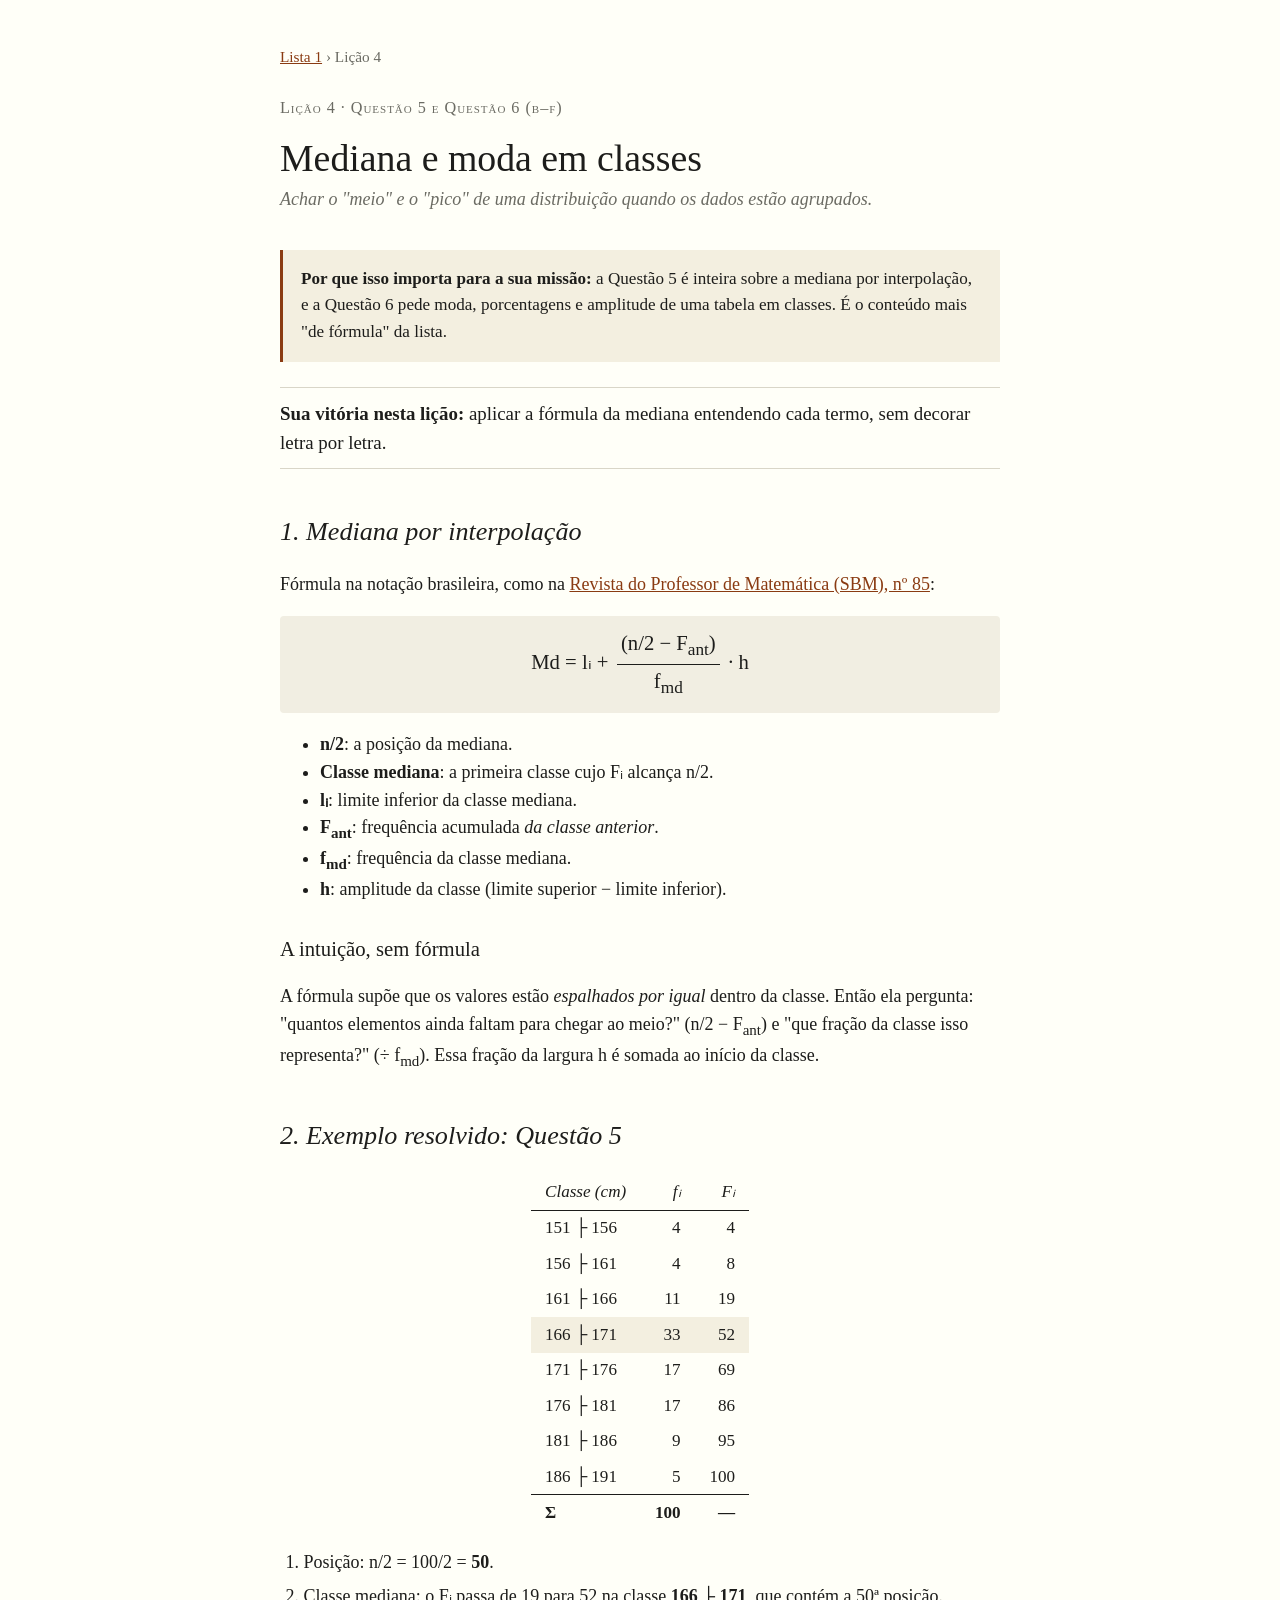
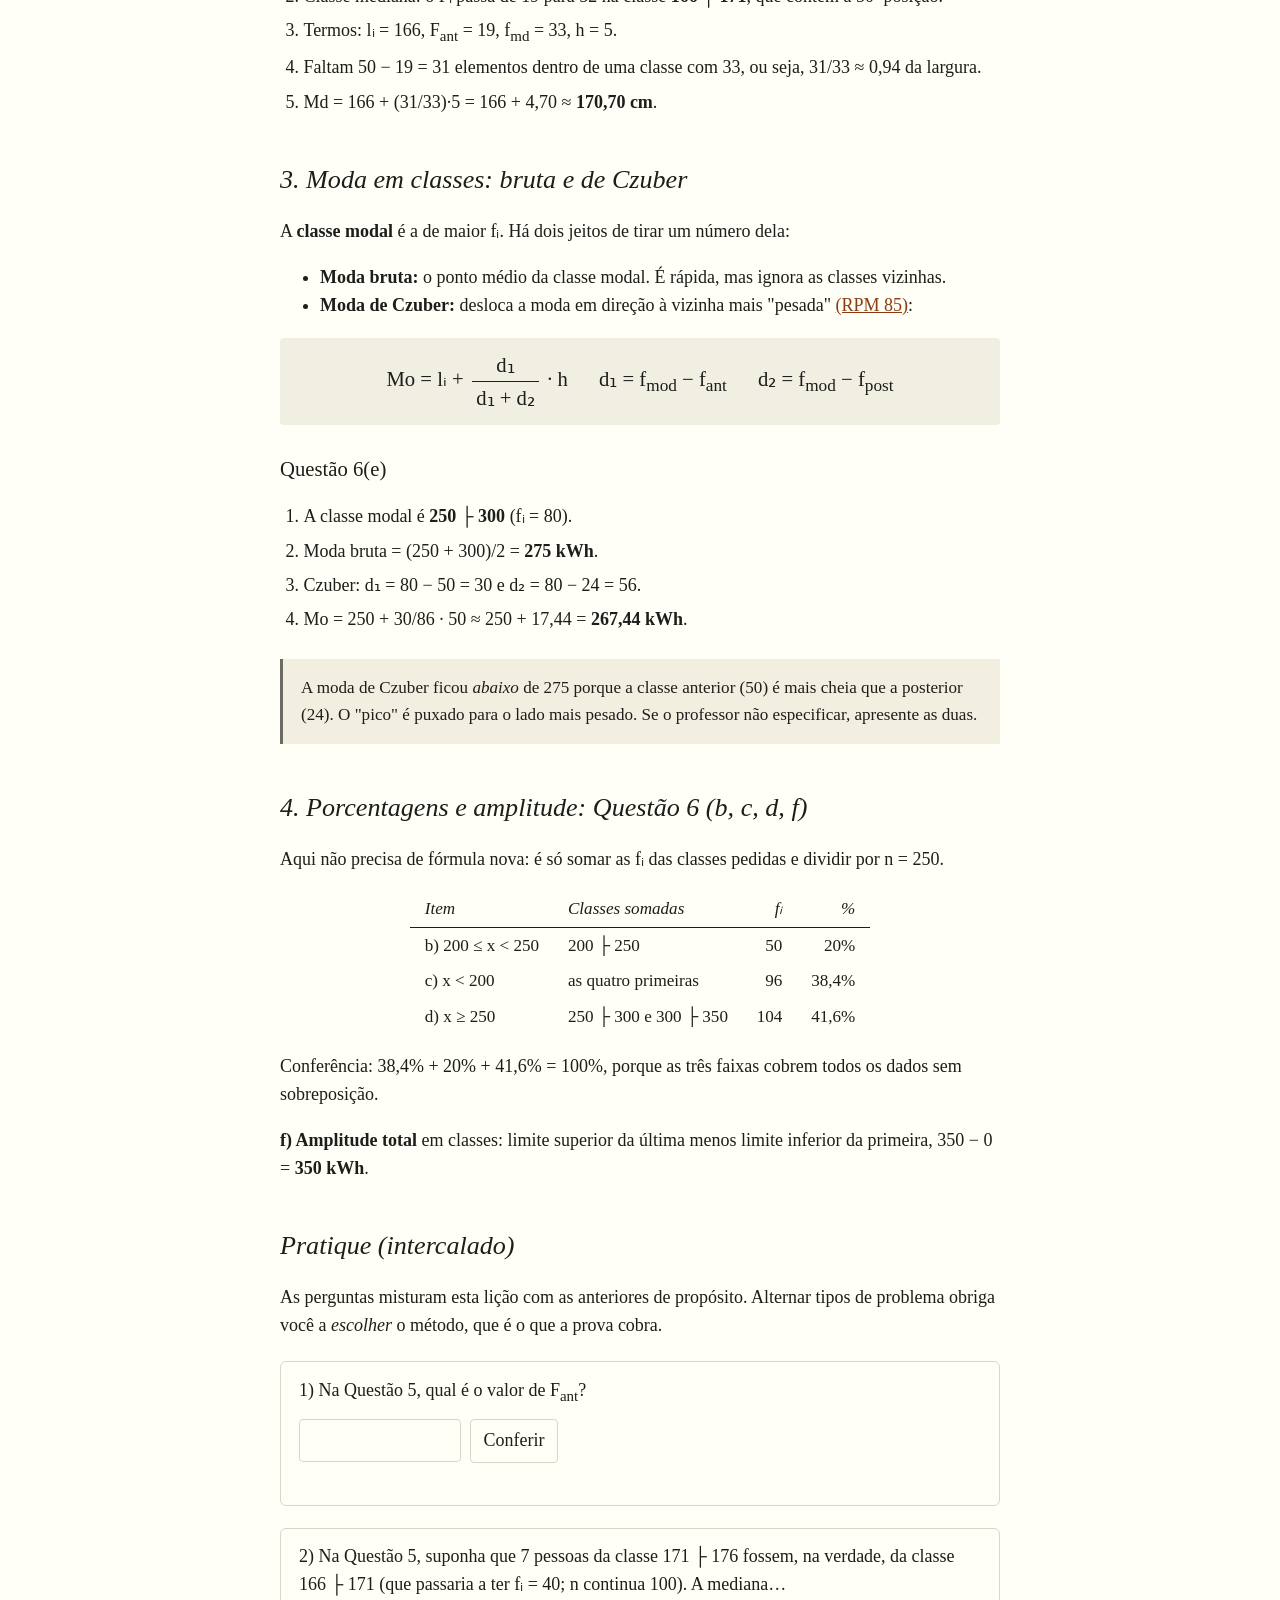
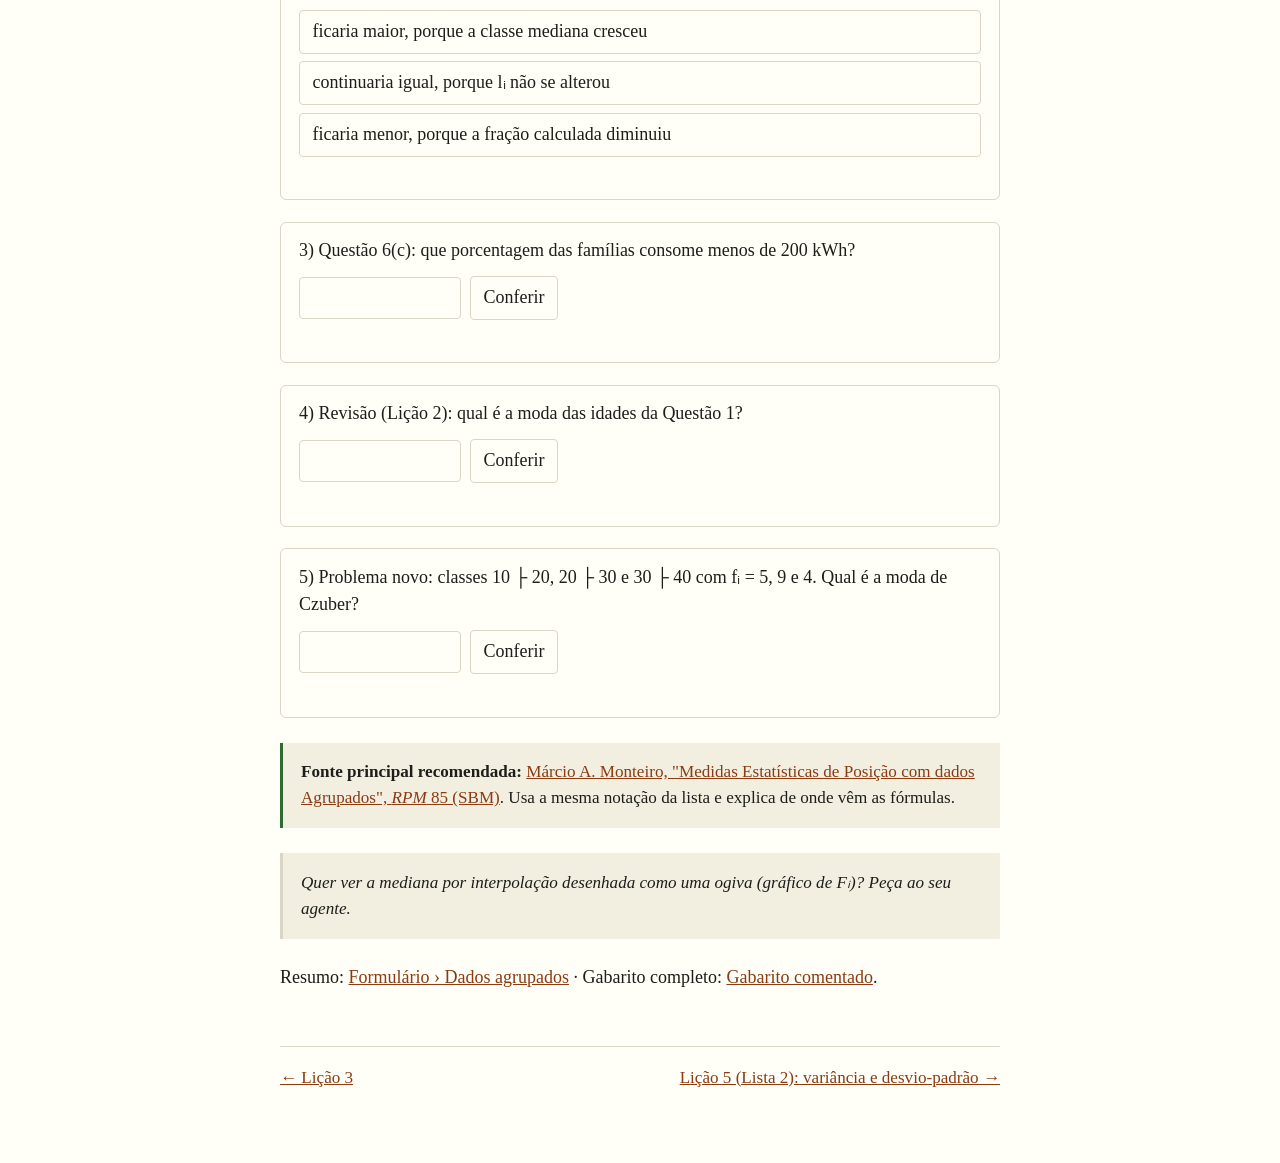
<file: lessons/0004-mediana-e-moda-em-classes.html>
<!doctype html>
<html lang="pt-BR">
<head>
<meta charset="utf-8">
<meta name="viewport" content="width=device-width, initial-scale=1">
<title>Lição 4 — Mediana e moda em classes</title>
<link rel="stylesheet" href="../assets/style.css">
</head>
<body>
<main>
<nav class="crumbs"><a href="../index.html">Lista 1</a> › Lição 4</nav>

<p class="kicker">Lição 4 · Questão 5 e Questão 6 (b–f)</p>
<h1>Mediana e moda em classes</h1>
<p class="subtitle">Achar o "meio" e o "pico" de uma distribuição quando os dados estão agrupados.</p>

<div class="mission">
  <p><strong>Por que isso importa para a sua missão:</strong> a Questão 5 é inteira sobre a mediana por interpolação, e a Questão 6 pede moda, porcentagens e amplitude de uma tabela em classes. É o conteúdo mais "de fórmula" da lista.</p>
</div>

<p class="win"><strong>Sua vitória nesta lição:</strong> aplicar a fórmula da mediana entendendo cada termo, sem decorar letra por letra.</p>

<h2>1. Mediana por interpolação</h2>
<p>Fórmula na notação brasileira, como na <a href="https://rpm.org.br/cdrpm/85/17.html">Revista do Professor de Matemática (SBM), nº 85</a>:</p>
<p class="formula">Md = lᵢ + <span class="frac"><span>(n/2 − F<sub>ant</sub>)</span><span>f<sub>md</sub></span></span> · h</p>
<ul>
  <li><strong>n/2</strong>: a posição da mediana.</li>
  <li><strong>Classe mediana</strong>: a primeira classe cujo Fᵢ alcança n/2.</li>
  <li><strong>lᵢ</strong>: limite inferior da classe mediana.</li>
  <li><strong>F<sub>ant</sub></strong>: frequência acumulada <em>da classe anterior</em>.</li>
  <li><strong>f<sub>md</sub></strong>: frequência da classe mediana.</li>
  <li><strong>h</strong>: amplitude da classe (limite superior − limite inferior).</li>
</ul>

<h3>A intuição, sem fórmula</h3>
<p>A fórmula supõe que os valores estão <em>espalhados por igual</em> dentro da classe. Então ela pergunta: "quantos elementos ainda faltam para chegar ao meio?" (n/2 − F<sub>ant</sub>) e "que fração da classe isso representa?" (÷ f<sub>md</sub>). Essa fração da largura h é somada ao início da classe.</p>

<h2>2. Exemplo resolvido: Questão 5</h2>
<div class="table-wrap"><table>
  <tr><th>Classe (cm)</th><th>fᵢ</th><th>Fᵢ</th></tr>
  <tr><td>151 ├ 156</td><td>4</td><td>4</td></tr>
  <tr><td>156 ├ 161</td><td>4</td><td>8</td></tr>
  <tr><td>161 ├ 166</td><td>11</td><td>19</td></tr>
  <tr class="hl"><td>166 ├ 171</td><td>33</td><td>52</td></tr>
  <tr><td>171 ├ 176</td><td>17</td><td>69</td></tr>
  <tr><td>176 ├ 181</td><td>17</td><td>86</td></tr>
  <tr><td>181 ├ 186</td><td>9</td><td>95</td></tr>
  <tr><td>186 ├ 191</td><td>5</td><td>100</td></tr>
  <tr class="total"><td>Σ</td><td>100</td><td>—</td></tr>
</table></div>
<ol class="steps">
  <li>Posição: n/2 = 100/2 = <strong>50</strong>.</li>
  <li>Classe mediana: o Fᵢ passa de 19 para 52 na classe <strong>166 ├ 171</strong>, que contém a 50ª posição.</li>
  <li>Termos: lᵢ = 166, F<sub>ant</sub> = 19, f<sub>md</sub> = 33, h = 5.</li>
  <li>Faltam 50 − 19 = 31 elementos dentro de uma classe com 33, ou seja, 31/33 ≈ 0,94 da largura.</li>
  <li>Md = 166 + (31/33)·5 = 166 + 4,70 ≈ <strong>170,70 cm</strong>.</li>
</ol>

<h2>3. Moda em classes: bruta e de Czuber</h2>
<p>A <strong>classe modal</strong> é a de maior fᵢ. Há dois jeitos de tirar um número dela:</p>
<ul>
  <li><strong>Moda bruta:</strong> o ponto médio da classe modal. É rápida, mas ignora as classes vizinhas.</li>
  <li><strong>Moda de Czuber:</strong> desloca a moda em direção à vizinha mais "pesada" <a href="https://rpm.org.br/cdrpm/85/17.html">(RPM 85)</a>:</li>
</ul>
<p class="formula">Mo = lᵢ + <span class="frac"><span>d₁</span><span>d₁ + d₂</span></span> · h &emsp; d₁ = f<sub>mod</sub> − f<sub>ant</sub> &emsp; d₂ = f<sub>mod</sub> − f<sub>post</sub></p>

<h3>Questão 6(e)</h3>
<ol class="steps">
  <li>A classe modal é <strong>250 ├ 300</strong> (fᵢ = 80).</li>
  <li>Moda bruta = (250 + 300)/2 = <strong>275 kWh</strong>.</li>
  <li>Czuber: d₁ = 80 − 50 = 30 e d₂ = 80 − 24 = 56.</li>
  <li>Mo = 250 + 30/86 · 50 ≈ 250 + 17,44 = <strong>267,44 kWh</strong>.</li>
</ol>
<div class="note"><p>A moda de Czuber ficou <em>abaixo</em> de 275 porque a classe anterior (50) é mais cheia que a posterior (24). O "pico" é puxado para o lado mais pesado. Se o professor não especificar, apresente as duas.</p></div>

<h2>4. Porcentagens e amplitude: Questão 6 (b, c, d, f)</h2>
<p>Aqui não precisa de fórmula nova: é só somar as fᵢ das classes pedidas e dividir por n = 250.</p>
<div class="table-wrap"><table>
  <tr><th>Item</th><th style="text-align:left">Classes somadas</th><th>fᵢ</th><th>%</th></tr>
  <tr><td>b) 200 ≤ x &lt; 250</td><td style="text-align:left">200 ├ 250</td><td>50</td><td>20%</td></tr>
  <tr><td>c) x &lt; 200</td><td style="text-align:left">as quatro primeiras</td><td>96</td><td>38,4%</td></tr>
  <tr><td>d) x ≥ 250</td><td style="text-align:left">250 ├ 300 e 300 ├ 350</td><td>104</td><td>41,6%</td></tr>
</table></div>
<p>Conferência: 38,4% + 20% + 41,6% = 100%, porque as três faixas cobrem todos os dados sem sobreposição.</p>
<p><strong>f) Amplitude total</strong> em classes: limite superior da última menos limite inferior da primeira, 350 − 0 = <strong>350 kWh</strong>.</p>

<h2>Pratique (intercalado)</h2>
<p>As perguntas misturam esta lição com as anteriores de propósito. Alternar tipos de problema obriga você a <em>escolher</em> o método, que é o que a prova cobra.</p>

<div class="num" data-answer="19" data-tol="0" data-hint="É o Fᵢ da classe ANTES da classe mediana, não o da própria classe." data-why="O Fᵢ da classe 161 ├ 166 é 19.">
  <p class="q">1) Na Questão 5, qual é o valor de F<sub>ant</sub>?</p>
  <div class="row"><input inputmode="decimal" aria-label="resposta"><button>Conferir</button></div>
  <p class="fb"></p>
</div>

<div class="quiz" data-answer="c">
  <p class="q">2) Na Questão 5, suponha que 7 pessoas da classe 171 ├ 176 fossem, na verdade, da classe 166 ├ 171 (que passaria a ter fᵢ = 40; n continua 100). A mediana…</p>
  <div class="opts">
    <button data-opt="a" data-why="Com f_md maior, a fração (50 − 19)/f_md diminui.">ficaria maior, porque a classe mediana cresceu</button>
    <button data-opt="b" data-why="f_md está no denominador da fórmula, então muda o resultado.">continuaria igual, porque lᵢ não se alterou</button>
    <button data-opt="c" data-why="F_ant continua 19, mas agora 31 elementos são 31/40 da classe: Md = 166 + (31/40)·5 ≈ 169,88 cm.">ficaria menor, porque a fração calculada diminuiu</button>
  </div>
  <p class="fb"></p>
</div>

<div class="num" data-answer="38.4" data-tol="0.01" data-hint="Some 2 + 15 + 32 + 47 e divida por 250." data-why="96 ÷ 250 = 0,384.">
  <p class="q">3) Questão 6(c): que porcentagem das famílias consome menos de 200 kWh?</p>
  <div class="row"><input inputmode="decimal" aria-label="resposta"><button>Conferir</button></div>
  <p class="fb"></p>
</div>

<div class="num" data-answer="15" data-tol="0" data-hint="Dados não agrupados: é o valor com o maior fᵢ." data-why="O 15 aparece 6 vezes. Aqui não tem classe, então não tem Czuber.">
  <p class="q">4) Revisão (Lição 2): qual é a moda das idades da Questão 1?</p>
  <div class="row"><input inputmode="decimal" aria-label="resposta"><button>Conferir</button></div>
  <p class="fb"></p>
</div>

<div class="num" data-answer="24.44" data-tol="0.02" data-hint="Classe modal 20 ├ 30 (f = 9); d₁ = 9 − 5 e d₂ = 9 − 4; h = 10." data-why="Mo = 20 + 4/(4 + 5)·10 = 20 + 4,44 ≈ 24,44.">
  <p class="q">5) Problema novo: classes 10 ├ 20, 20 ├ 30 e 30 ├ 40 com fᵢ = 5, 9 e 4. Qual é a moda de Czuber?</p>
  <div class="row"><input inputmode="decimal" aria-label="resposta"><button>Conferir</button></div>
  <p class="fb"></p>
</div>

<div class="source">
  <p><strong>Fonte principal recomendada:</strong> <a href="https://rpm.org.br/cdrpm/85/17.html">Márcio A. Monteiro, "Medidas Estatísticas de Posição com dados Agrupados", <em>RPM</em> 85 (SBM)</a>. Usa a mesma notação da lista e explica de onde vêm as fórmulas.</p>
</div>

<div class="ask"><p>Quer ver a mediana por interpolação desenhada como uma ogiva (gráfico de Fᵢ)? Peça ao seu agente.</p></div>

<p>Resumo: <a href="../reference/formulario.html#agrupados">Formulário › Dados agrupados</a> · Gabarito completo: <a href="../reference/gabarito-lista-1.html">Gabarito comentado</a>.</p>

<nav class="lesson-nav">
  <a href="0003-media-de-dados-agrupados.html">← Lição 3</a>
  <a href="0005-variancia-e-desvio-padrao.html">Lição 5 (Lista 2): variância e desvio-padrão →</a>
</nav>
</main>
<script src="../assets/quiz.js"></script>
</body>
</html>
</file>
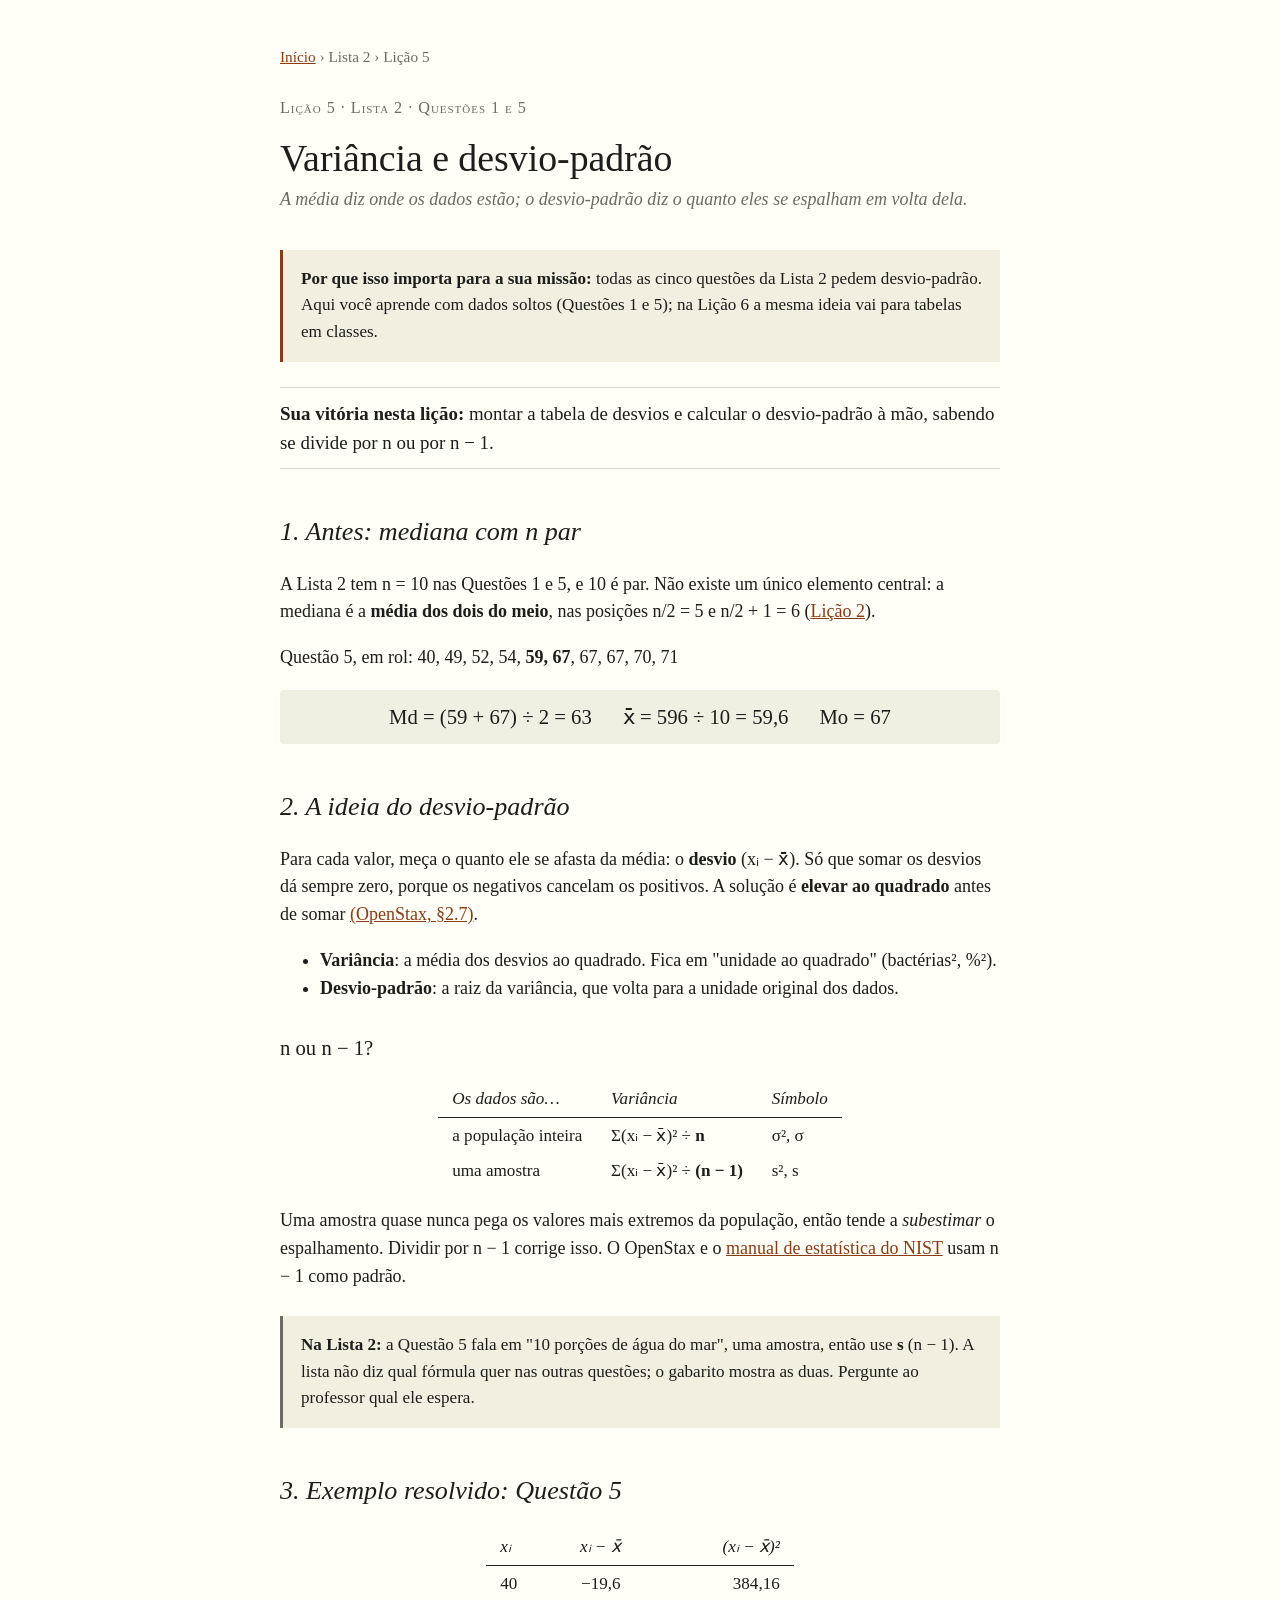
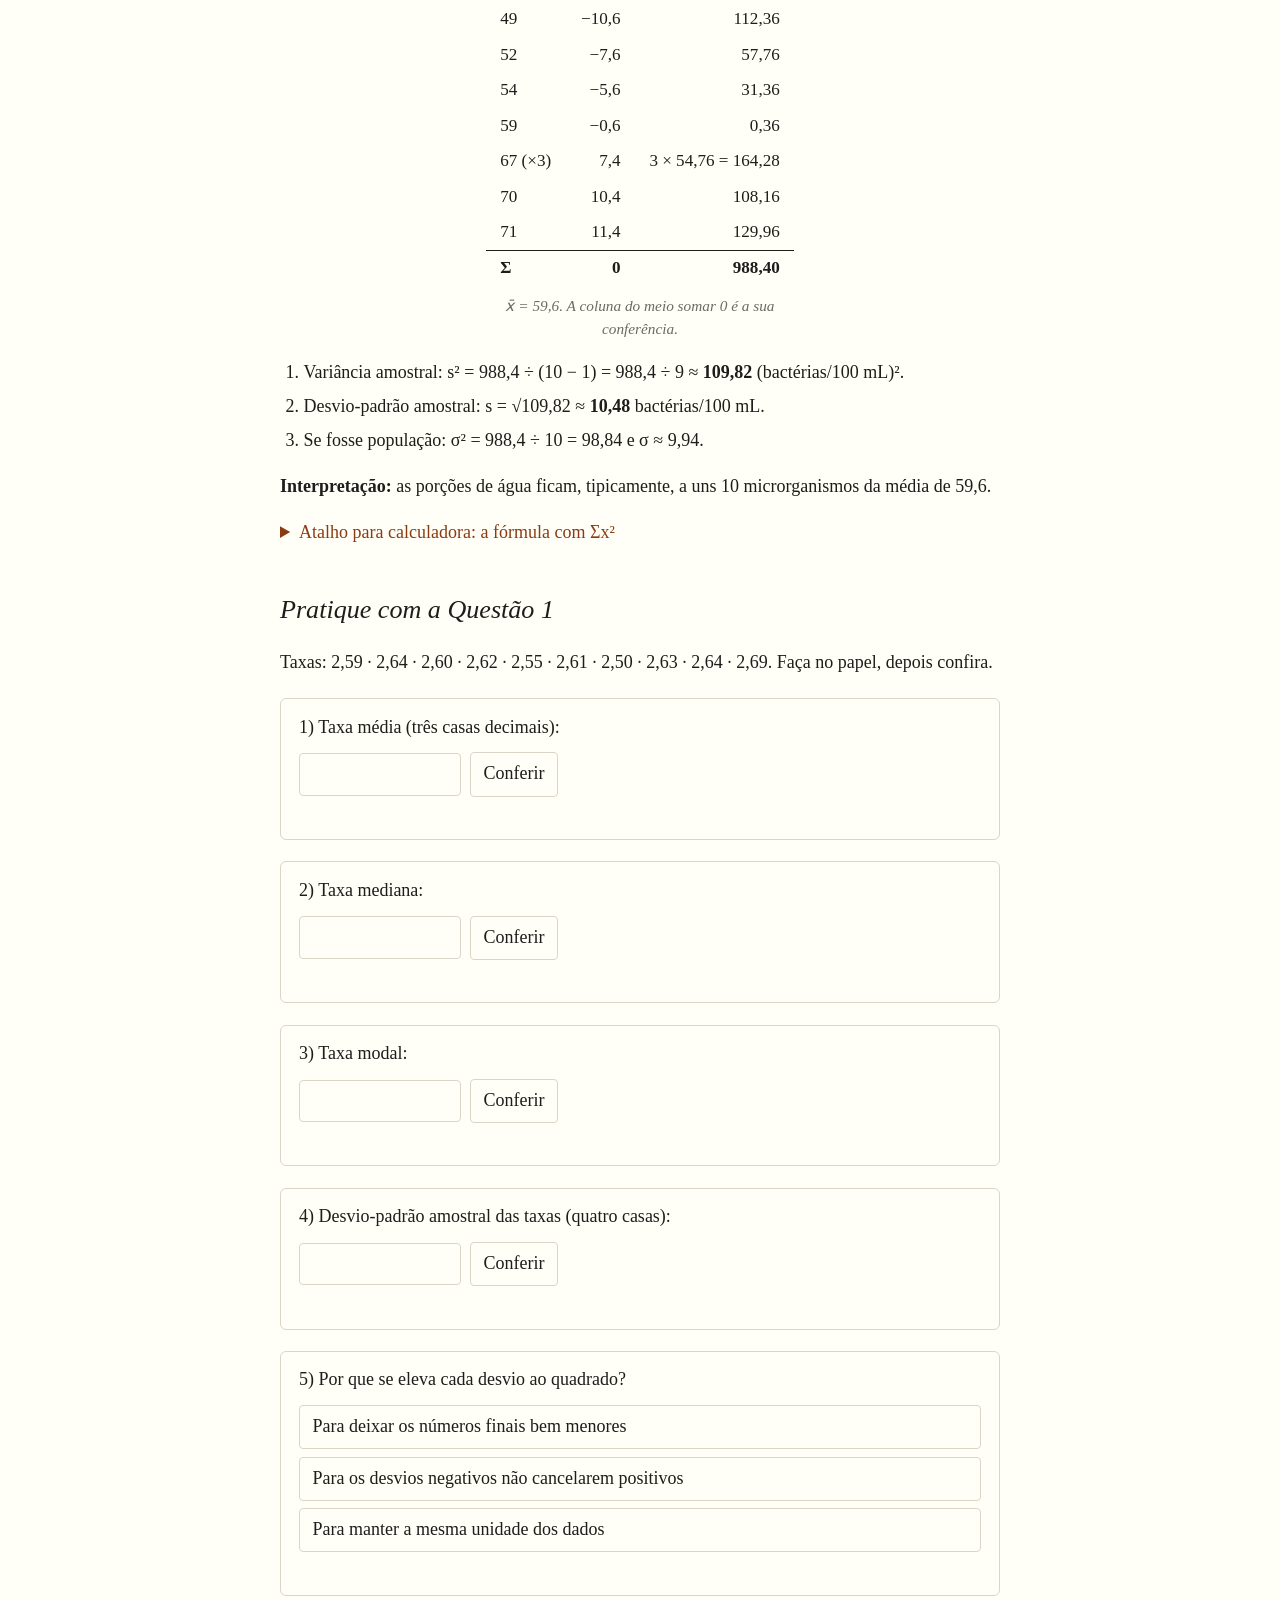
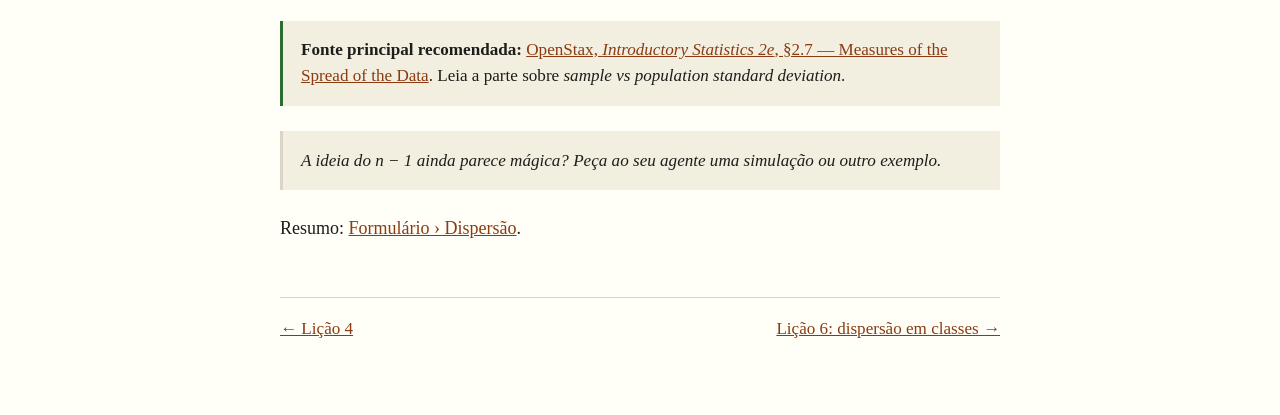
<file: lessons/0005-variancia-e-desvio-padrao.html>
<!doctype html>
<html lang="pt-BR">
<head>
<meta charset="utf-8">
<meta name="viewport" content="width=device-width, initial-scale=1">
<title>Lição 5 — Variância e desvio-padrão</title>
<link rel="stylesheet" href="../assets/style.css">
</head>
<body>
<main>
<nav class="crumbs"><a href="../index.html">Início</a> › Lista 2 › Lição 5</nav>

<p class="kicker">Lição 5 · Lista 2 · Questões 1 e 5</p>
<h1>Variância e desvio-padrão</h1>
<p class="subtitle">A média diz onde os dados estão; o desvio-padrão diz o quanto eles se espalham em volta dela.</p>

<div class="mission">
  <p><strong>Por que isso importa para a sua missão:</strong> todas as cinco questões da Lista 2 pedem desvio-padrão. Aqui você aprende com dados soltos (Questões 1 e 5); na Lição 6 a mesma ideia vai para tabelas em classes.</p>
</div>

<p class="win"><strong>Sua vitória nesta lição:</strong> montar a tabela de desvios e calcular o desvio-padrão à mão, sabendo se divide por n ou por n − 1.</p>

<h2>1. Antes: mediana com n par</h2>
<p>A Lista 2 tem n = 10 nas Questões 1 e 5, e 10 é par. Não existe um único elemento central: a mediana é a <strong>média dos dois do meio</strong>, nas posições n/2 = 5 e n/2 + 1 = 6 (<a href="0002-media-mediana-moda.html">Lição 2</a>).</p>
<p>Questão 5, em rol: 40, 49, 52, 54, <strong>59, 67</strong>, 67, 67, 70, 71</p>
<p class="formula">Md = (59 + 67) ÷ 2 = 63 &emsp; x̄ = 596 ÷ 10 = 59,6 &emsp; Mo = 67</p>

<h2>2. A ideia do desvio-padrão</h2>
<p>Para cada valor, meça o quanto ele se afasta da média: o <strong>desvio</strong> (xᵢ − x̄). Só que somar os desvios dá sempre zero, porque os negativos cancelam os positivos. A solução é <strong>elevar ao quadrado</strong> antes de somar <a href="https://openstax.org/books/introductory-statistics-2e/pages/2-7-measures-of-the-spread-of-the-data">(OpenStax, §2.7)</a>.</p>
<ul>
  <li><strong>Variância</strong>: a média dos desvios ao quadrado. Fica em "unidade ao quadrado" (bactérias², %²).</li>
  <li><strong>Desvio-padrão</strong>: a raiz da variância, que volta para a unidade original dos dados.</li>
</ul>

<h3>n ou n − 1?</h3>
<div class="table-wrap"><table>
  <tr><th>Os dados são…</th><th style="text-align:left">Variância</th><th style="text-align:left">Símbolo</th></tr>
  <tr><td>a população inteira</td><td style="text-align:left">Σ(xᵢ − x̄)² ÷ <strong>n</strong></td><td style="text-align:left">σ², σ</td></tr>
  <tr><td>uma amostra</td><td style="text-align:left">Σ(xᵢ − x̄)² ÷ <strong>(n − 1)</strong></td><td style="text-align:left">s², s</td></tr>
</table></div>
<p>Uma amostra quase nunca pega os valores mais extremos da população, então tende a <em>subestimar</em> o espalhamento. Dividir por n − 1 corrige isso. O OpenStax e o <a href="https://www.itl.nist.gov/div898/handbook/eda/section3/eda356.htm">manual de estatística do NIST</a> usam n − 1 como padrão.</p>
<div class="note"><p><strong>Na Lista 2:</strong> a Questão 5 fala em "10 porções de água do mar", uma amostra, então use <strong>s</strong> (n − 1). A lista não diz qual fórmula quer nas outras questões; o gabarito mostra as duas. Pergunte ao professor qual ele espera.</p></div>

<h2>3. Exemplo resolvido: Questão 5</h2>
<div class="table-wrap"><table>
  <tr><th>xᵢ</th><th>xᵢ − x̄</th><th>(xᵢ − x̄)²</th></tr>
  <tr><td>40</td><td>−19,6</td><td>384,16</td></tr>
  <tr><td>49</td><td>−10,6</td><td>112,36</td></tr>
  <tr><td>52</td><td>−7,6</td><td>57,76</td></tr>
  <tr><td>54</td><td>−5,6</td><td>31,36</td></tr>
  <tr><td>59</td><td>−0,6</td><td>0,36</td></tr>
  <tr><td>67 (×3)</td><td>7,4</td><td>3 × 54,76 = 164,28</td></tr>
  <tr><td>70</td><td>10,4</td><td>108,16</td></tr>
  <tr><td>71</td><td>11,4</td><td>129,96</td></tr>
  <tr class="total"><td>Σ</td><td>0</td><td>988,40</td></tr>
  <caption>x̄ = 59,6. A coluna do meio somar 0 é a sua conferência.</caption>
</table></div>
<ol class="steps">
  <li>Variância amostral: s² = 988,4 ÷ (10 − 1) = 988,4 ÷ 9 ≈ <strong>109,82</strong> (bactérias/100 mL)².</li>
  <li>Desvio-padrão amostral: s = √109,82 ≈ <strong>10,48</strong> bactérias/100 mL.</li>
  <li>Se fosse população: σ² = 988,4 ÷ 10 = 98,84 e σ ≈ 9,94.</li>
</ol>
<p><strong>Interpretação:</strong> as porções de água ficam, tipicamente, a uns 10 microrganismos da média de 59,6.</p>

<details>
  <summary>Atalho para calculadora: a fórmula com Σx²</summary>
  <p>Em vez de calcular cada desvio, some os valores e os quadrados:</p>
  <p class="formula">Σ(xᵢ − x̄)² = Σxᵢ² − <span class="frac"><span>(Σxᵢ)²</span><span>n</span></span></p>
  <p>Na Questão 5: Σx² = 36 510 e Σx = 596, então 36 510 − 596²/10 = 36 510 − 35 521,6 = 988,4. Mesmo resultado, menos contas quando a média não é "redonda".</p>
</details>

<h2>Pratique com a Questão 1</h2>
<p>Taxas: 2,59 · 2,64 · 2,60 · 2,62 · 2,55 · 2,61 · 2,50 · 2,63 · 2,64 · 2,69. Faça no papel, depois confira.</p>

<div class="num" data-answer="2.607" data-tol="0.0005" data-hint="Σx = 26,07; divida por 10." data-why="26,07 ÷ 10 = 2,607%.">
  <p class="q">1) Taxa média (três casas decimais):</p>
  <div class="row"><input inputmode="decimal" aria-label="resposta"><button>Conferir</button></div>
  <p class="fb"></p>
</div>

<div class="num" data-answer="2.615" data-tol="0.0005" data-hint="Ordene: n = 10 é par, então tire a média dos elementos nas posições 5 e 6." data-why="Rol: 2,50 2,55 2,59 2,60 2,61 2,62 … → (2,61 + 2,62) ÷ 2 = 2,615%.">
  <p class="q">2) Taxa mediana:</p>
  <div class="row"><input inputmode="decimal" aria-label="resposta"><button>Conferir</button></div>
  <p class="fb"></p>
</div>

<div class="num" data-answer="2.64" data-tol="0.0005" data-hint="Qual taxa aparece mais de uma vez?" data-why="2,64% aparece duas vezes (ações 02 e 09).">
  <p class="q">3) Taxa modal:</p>
  <div class="row"><input inputmode="decimal" aria-label="resposta"><button>Conferir</button></div>
  <p class="fb"></p>
</div>

<div class="num" data-answer="0.0525" data-tol="0.0006" data-hint="Σ(xᵢ − 2,607)² = 0,02481. Divida por 9 e tire a raiz." data-why="s² = 0,02481 ÷ 9 ≈ 0,002757 e s ≈ 0,0525 ponto percentual. (Populacional: σ ≈ 0,0498.)">
  <p class="q">4) Desvio-padrão amostral das taxas (quatro casas):</p>
  <div class="row"><input inputmode="decimal" aria-label="resposta"><button>Conferir</button></div>
  <p class="fb"></p>
</div>

<div class="quiz" data-answer="b">
  <p class="q">5) Por que se eleva cada desvio ao quadrado?</p>
  <div class="opts">
    <button data-opt="a" data-why="O quadrado até aumenta os números; o motivo é outro.">Para deixar os números finais bem menores</button>
    <button data-opt="b" data-why="Sem o quadrado, desvios negativos e positivos se cancelam e a soma dá zero.">Para os desvios negativos não cancelarem positivos</button>
    <button data-opt="c" data-why="A unidade fica ao quadrado, por isso depois tiramos a raiz.">Para manter a mesma unidade dos dados</button>
  </div>
  <p class="fb"></p>
</div>

<div class="source">
  <p><strong>Fonte principal recomendada:</strong> <a href="https://openstax.org/books/introductory-statistics-2e/pages/2-7-measures-of-the-spread-of-the-data">OpenStax, <em>Introductory Statistics 2e</em>, §2.7 — Measures of the Spread of the Data</a>. Leia a parte sobre <em>sample vs population standard deviation</em>.</p>
</div>

<div class="ask"><p>A ideia do n − 1 ainda parece mágica? Peça ao seu agente uma simulação ou outro exemplo.</p></div>

<p>Resumo: <a href="../reference/formulario.html#dispersao">Formulário › Dispersão</a>.</p>

<nav class="lesson-nav">
  <a href="0004-mediana-e-moda-em-classes.html">← Lição 4</a>
  <a href="0006-dispersao-em-classes.html">Lição 6: dispersão em classes →</a>
</nav>
</main>
<script src="../assets/quiz.js"></script>
<script src="../assets/print-details.js"></script>
</body>
</html>
</file>
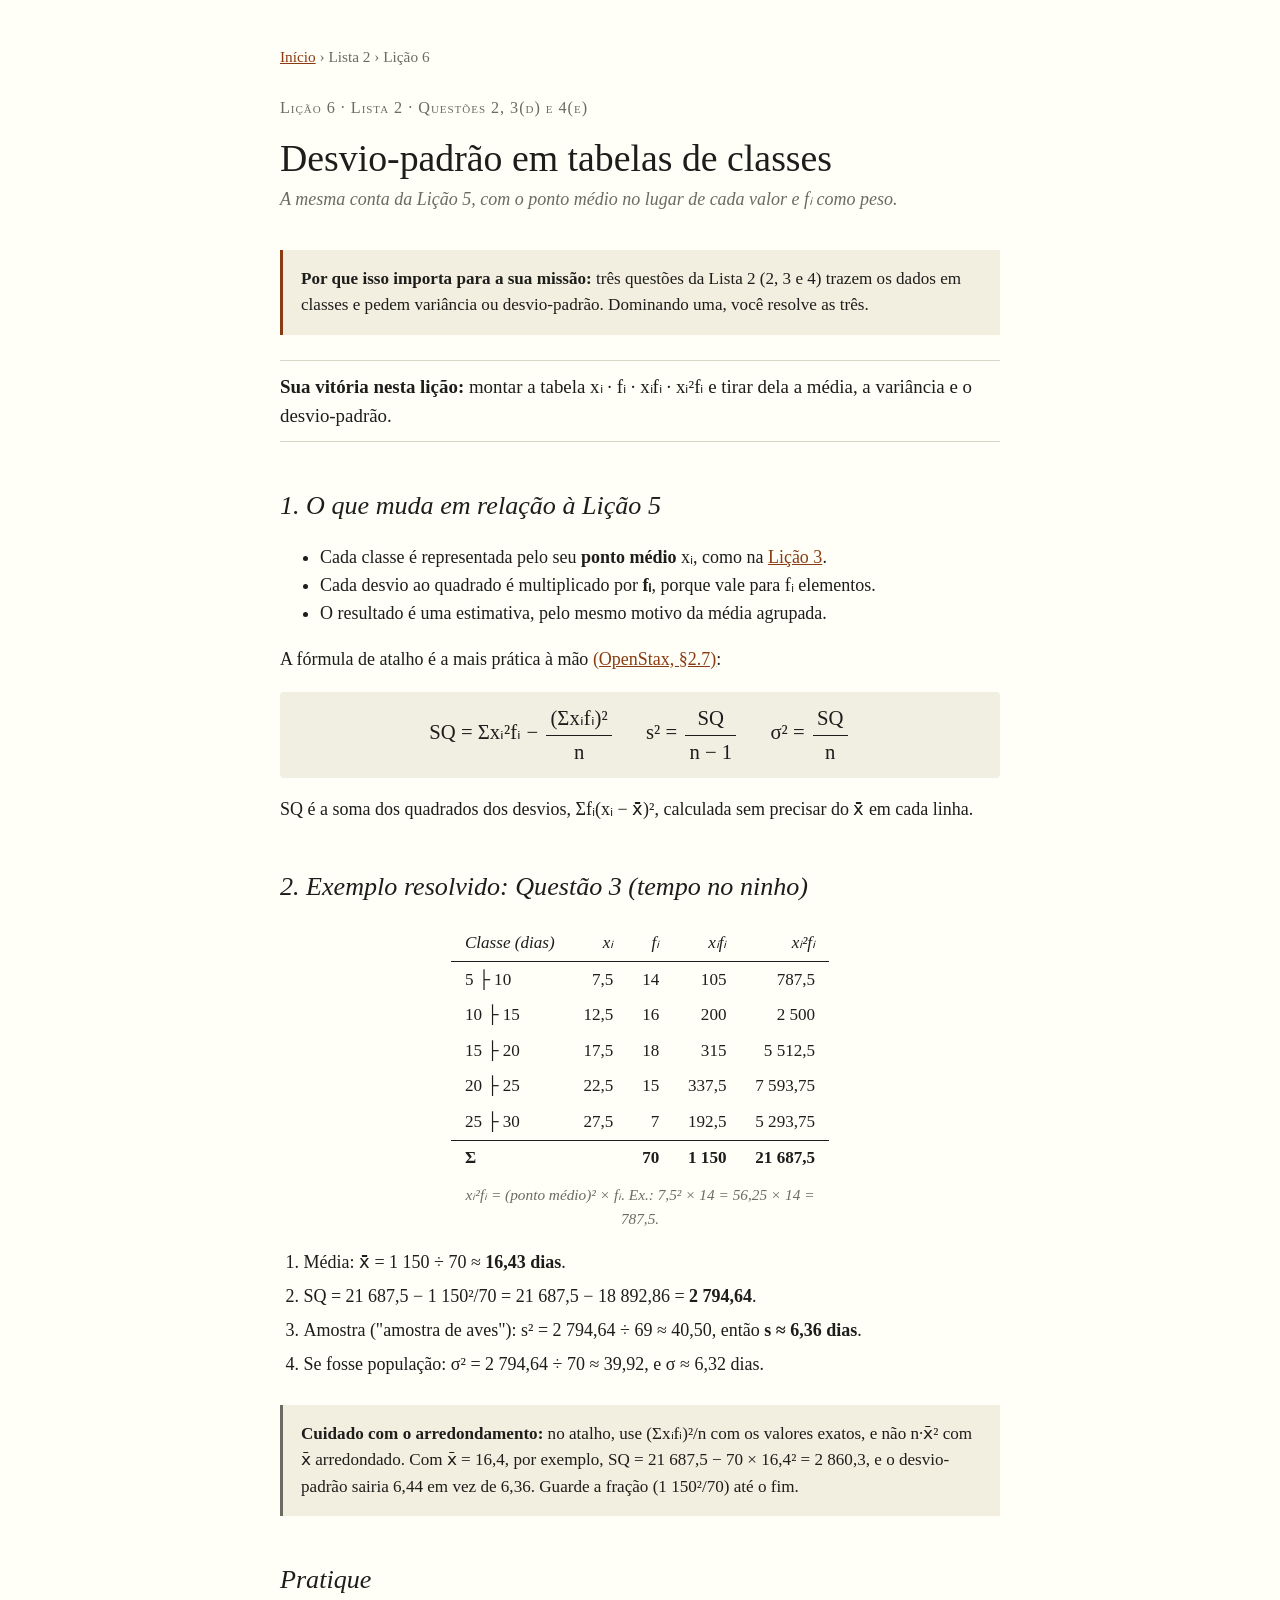
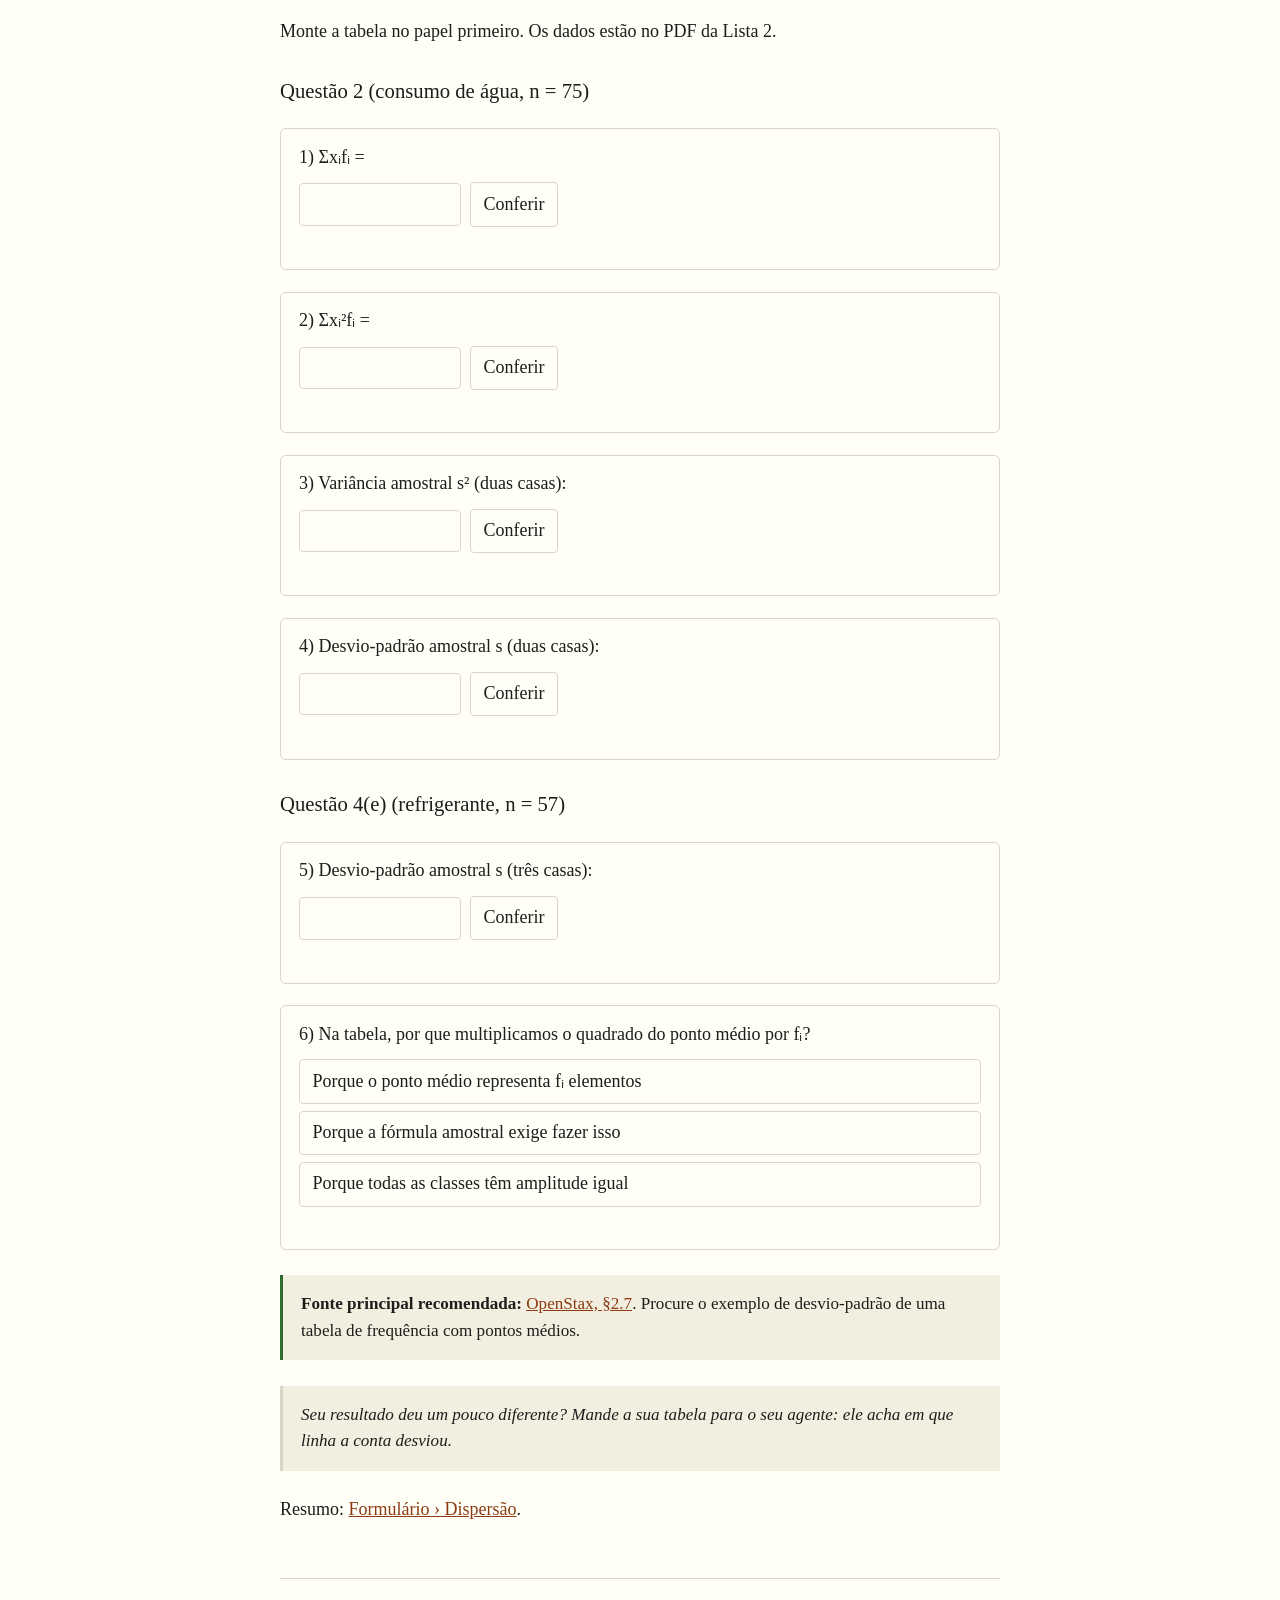
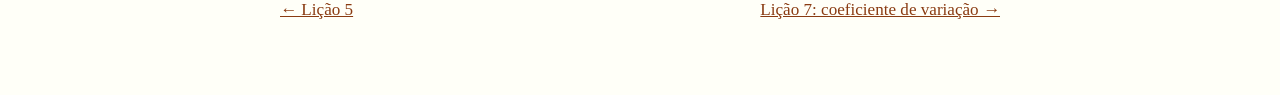
<file: lessons/0006-dispersao-em-classes.html>
<!doctype html>
<html lang="pt-BR">
<head>
<meta charset="utf-8">
<meta name="viewport" content="width=device-width, initial-scale=1">
<title>Lição 6 — Dispersão em classes</title>
<link rel="stylesheet" href="../assets/style.css">
</head>
<body>
<main>
<nav class="crumbs"><a href="../index.html">Início</a> › Lista 2 › Lição 6</nav>

<p class="kicker">Lição 6 · Lista 2 · Questões 2, 3(d) e 4(e)</p>
<h1>Desvio-padrão em tabelas de classes</h1>
<p class="subtitle">A mesma conta da Lição 5, com o ponto médio no lugar de cada valor e fᵢ como peso.</p>

<div class="mission">
  <p><strong>Por que isso importa para a sua missão:</strong> três questões da Lista 2 (2, 3 e 4) trazem os dados em classes e pedem variância ou desvio-padrão. Dominando uma, você resolve as três.</p>
</div>

<p class="win"><strong>Sua vitória nesta lição:</strong> montar a tabela xᵢ · fᵢ · xᵢfᵢ · xᵢ²fᵢ e tirar dela a média, a variância e o desvio-padrão.</p>

<h2>1. O que muda em relação à Lição 5</h2>
<ul>
  <li>Cada classe é representada pelo seu <strong>ponto médio</strong> xᵢ, como na <a href="0003-media-de-dados-agrupados.html">Lição 3</a>.</li>
  <li>Cada desvio ao quadrado é multiplicado por <strong>fᵢ</strong>, porque vale para fᵢ elementos.</li>
  <li>O resultado é uma estimativa, pelo mesmo motivo da média agrupada.</li>
</ul>
<p>A fórmula de atalho é a mais prática à mão <a href="https://openstax.org/books/introductory-statistics-2e/pages/2-7-measures-of-the-spread-of-the-data">(OpenStax, §2.7)</a>:</p>
<p class="formula">SQ = Σxᵢ²fᵢ − <span class="frac"><span>(Σxᵢfᵢ)²</span><span>n</span></span> &emsp; s² = <span class="frac"><span>SQ</span><span>n − 1</span></span> &emsp; σ² = <span class="frac"><span>SQ</span><span>n</span></span></p>
<p>SQ é a soma dos quadrados dos desvios, Σfᵢ(xᵢ − x̄)², calculada sem precisar do x̄ em cada linha.</p>

<h2>2. Exemplo resolvido: Questão 3 (tempo no ninho)</h2>
<div class="table-wrap"><table>
  <tr><th>Classe (dias)</th><th>xᵢ</th><th>fᵢ</th><th>xᵢfᵢ</th><th>xᵢ²fᵢ</th></tr>
  <tr><td>5 ├ 10</td><td>7,5</td><td>14</td><td>105</td><td>787,5</td></tr>
  <tr><td>10 ├ 15</td><td>12,5</td><td>16</td><td>200</td><td>2 500</td></tr>
  <tr><td>15 ├ 20</td><td>17,5</td><td>18</td><td>315</td><td>5 512,5</td></tr>
  <tr><td>20 ├ 25</td><td>22,5</td><td>15</td><td>337,5</td><td>7 593,75</td></tr>
  <tr><td>25 ├ 30</td><td>27,5</td><td>7</td><td>192,5</td><td>5 293,75</td></tr>
  <tr class="total"><td>Σ</td><td></td><td>70</td><td>1 150</td><td>21 687,5</td></tr>
  <caption>xᵢ²fᵢ = (ponto médio)² × fᵢ. Ex.: 7,5² × 14 = 56,25 × 14 = 787,5.</caption>
</table></div>
<ol class="steps">
  <li>Média: x̄ = 1 150 ÷ 70 ≈ <strong>16,43 dias</strong>.</li>
  <li>SQ = 21 687,5 − 1 150²/70 = 21 687,5 − 18 892,86 = <strong>2 794,64</strong>.</li>
  <li>Amostra ("amostra de aves"): s² = 2 794,64 ÷ 69 ≈ 40,50, então <strong>s ≈ 6,36 dias</strong>.</li>
  <li>Se fosse população: σ² = 2 794,64 ÷ 70 ≈ 39,92, e σ ≈ 6,32 dias.</li>
</ol>
<div class="note"><p><strong>Cuidado com o arredondamento:</strong> no atalho, use (Σxᵢfᵢ)²/n com os valores exatos, e não n·x̄² com x̄ arredondado. Com x̄ = 16,4, por exemplo, SQ = 21 687,5 − 70 × 16,4² = 2 860,3, e o desvio-padrão sairia 6,44 em vez de 6,36. Guarde a fração (1 150²/70) até o fim.</p></div>

<h2>Pratique</h2>
<p>Monte a tabela no papel primeiro. Os dados estão no PDF da Lista 2.</p>

<h3>Questão 2 (consumo de água, n = 75)</h3>
<div class="num" data-answer="1985" data-tol="0.5" data-hint="Pontos médios 5, 15, 25, 35, 45, 55; multiplique por fᵢ e some." data-why="10 + 405 + 475 + 560 + 315 + 220 = 1 985.">
  <p class="q">1) Σxᵢfᵢ =</p>
  <div class="row"><input inputmode="decimal" aria-label="resposta"><button>Conferir</button></div>
  <p class="fb"></p>
</div>
<div class="num" data-answer="63875" data-tol="0.5" data-hint="(5²·2) + (15²·27) + (25²·19) + (35²·16) + (45²·7) + (55²·4)." data-why="50 + 6 075 + 11 875 + 19 600 + 14 175 + 12 100 = 63 875.">
  <p class="q">2) Σxᵢ²fᵢ =</p>
  <div class="row"><input inputmode="decimal" aria-label="resposta"><button>Conferir</button></div>
  <p class="fb"></p>
</div>
<div class="num" data-answer="153.23" data-tol="0.02" data-hint="SQ = 63 875 − 1 985²/75 ≈ 11 338,67. Divida por 74." data-why="s² ≈ 153,23 (m³)². (Populacional: σ² ≈ 151,18.)">
  <p class="q">3) Variância amostral s² (duas casas):</p>
  <div class="row"><input inputmode="decimal" aria-label="resposta"><button>Conferir</button></div>
  <p class="fb"></p>
</div>
<div class="num" data-answer="12.38" data-tol="0.01" data-hint="Raiz quadrada da variância." data-why="s = √153,23 ≈ 12,38 m³. (Populacional: σ ≈ 12,30.)">
  <p class="q">4) Desvio-padrão amostral s (duas casas):</p>
  <div class="row"><input inputmode="decimal" aria-label="resposta"><button>Conferir</button></div>
  <p class="fb"></p>
</div>

<h3>Questão 4(e) (refrigerante, n = 57)</h3>
<div class="num" data-answer="0.613" data-tol="0.002" data-hint="Σxᵢfᵢ = 58,25 e Σxᵢ²fᵢ = 80,5625. SQ = 80,5625 − 58,25²/57." data-why="SQ ≈ 21,035; s² = 21,035 ÷ 56 ≈ 0,3756; s ≈ 0,613 L. (Populacional: σ ≈ 0,607.)">
  <p class="q">5) Desvio-padrão amostral s (três casas):</p>
  <div class="row"><input inputmode="decimal" aria-label="resposta"><button>Conferir</button></div>
  <p class="fb"></p>
</div>

<div class="quiz" data-answer="a">
  <p class="q">6) Na tabela, por que multiplicamos o quadrado do ponto médio por fᵢ?</p>
  <div class="opts">
    <button data-opt="a" data-why="Cada classe representa fᵢ elementos, todos supostos no ponto médio.">Porque o ponto médio representa fᵢ elementos</button>
    <button data-opt="b" data-why="n − 1 aparece só no final, ao dividir SQ.">Porque a fórmula amostral exige fazer isso</button>
    <button data-opt="c" data-why="A amplitude h não entra na conta da variância.">Porque todas as classes têm amplitude igual</button>
  </div>
  <p class="fb"></p>
</div>

<div class="source">
  <p><strong>Fonte principal recomendada:</strong> <a href="https://openstax.org/books/introductory-statistics-2e/pages/2-7-measures-of-the-spread-of-the-data">OpenStax, §2.7</a>. Procure o exemplo de desvio-padrão de uma tabela de frequência com pontos médios.</p>
</div>

<div class="ask"><p>Seu resultado deu um pouco diferente? Mande a sua tabela para o seu agente: ele acha em que linha a conta desviou.</p></div>

<p>Resumo: <a href="../reference/formulario.html#dispersao">Formulário › Dispersão</a>.</p>

<nav class="lesson-nav">
  <a href="0005-variancia-e-desvio-padrao.html">← Lição 5</a>
  <a href="0007-coeficiente-de-variacao.html">Lição 7: coeficiente de variação →</a>
</nav>
</main>
<script src="../assets/quiz.js"></script>
</body>
</html>
</file>
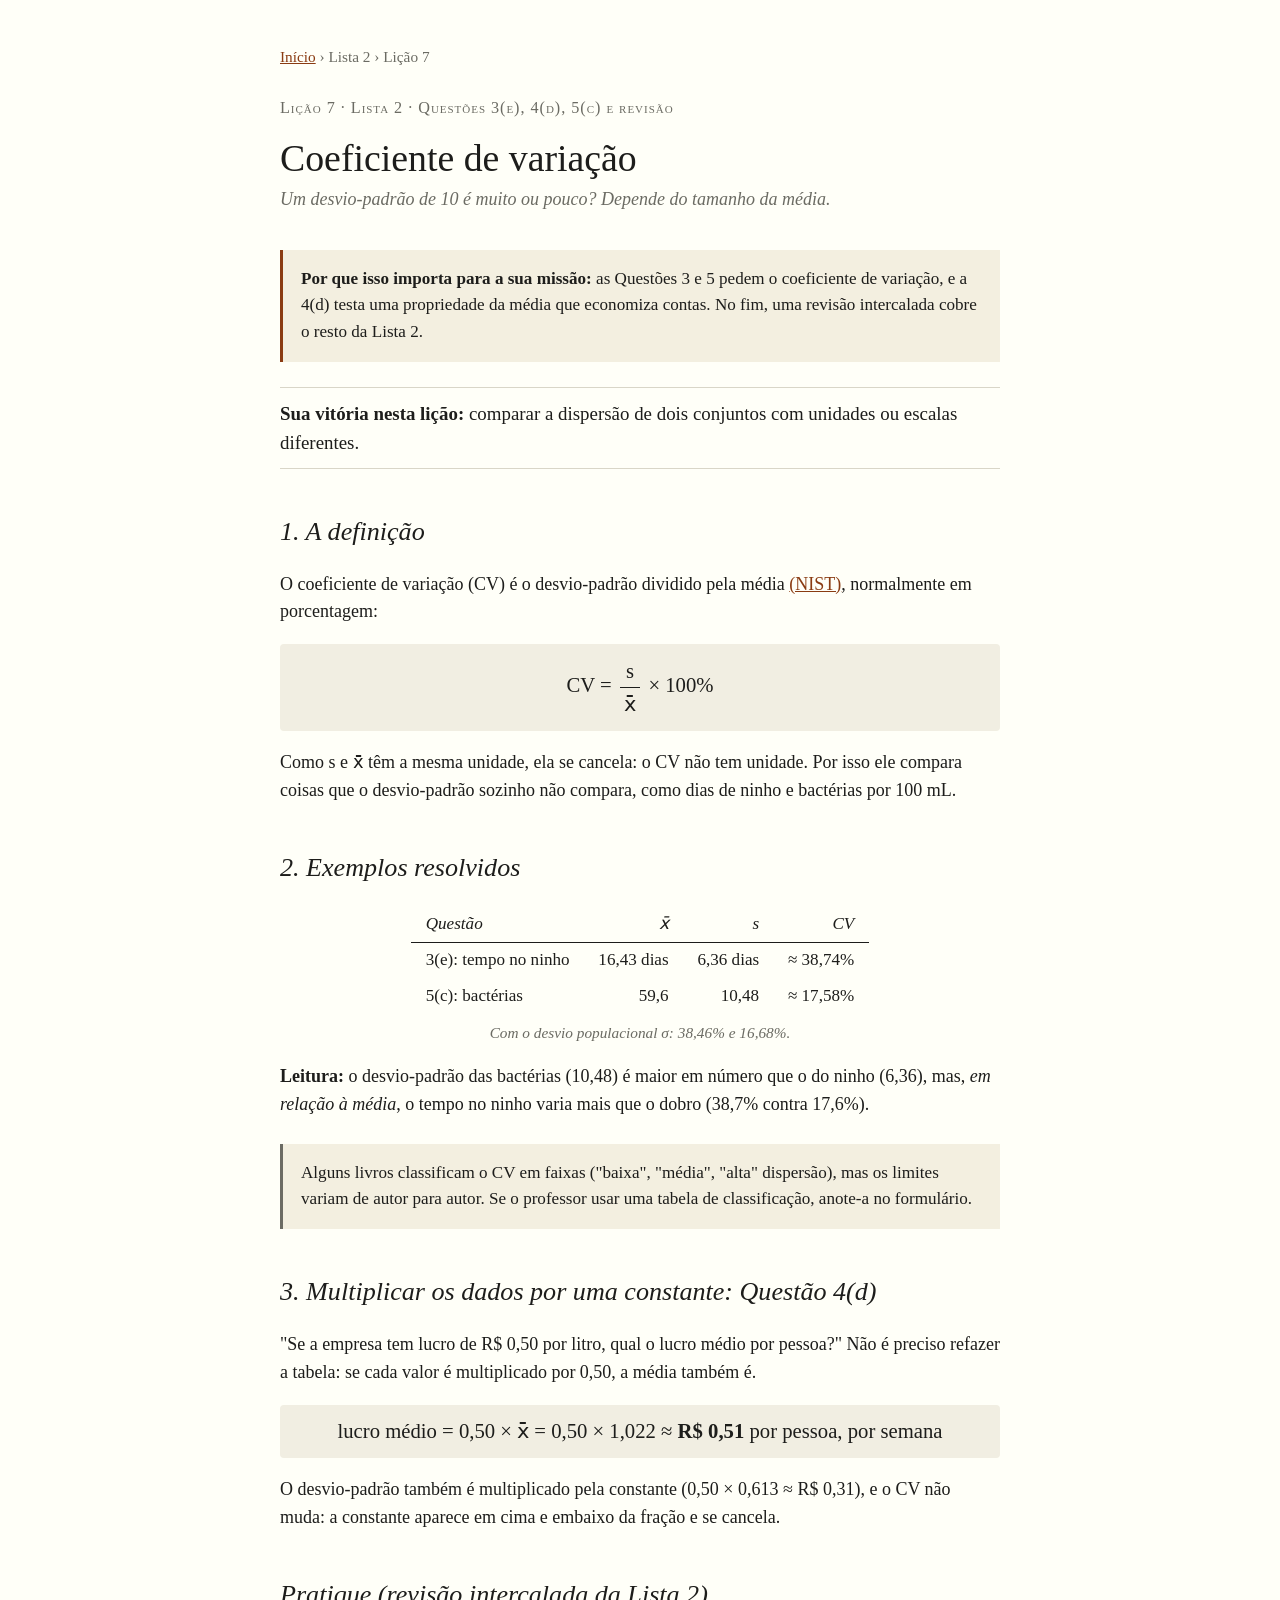
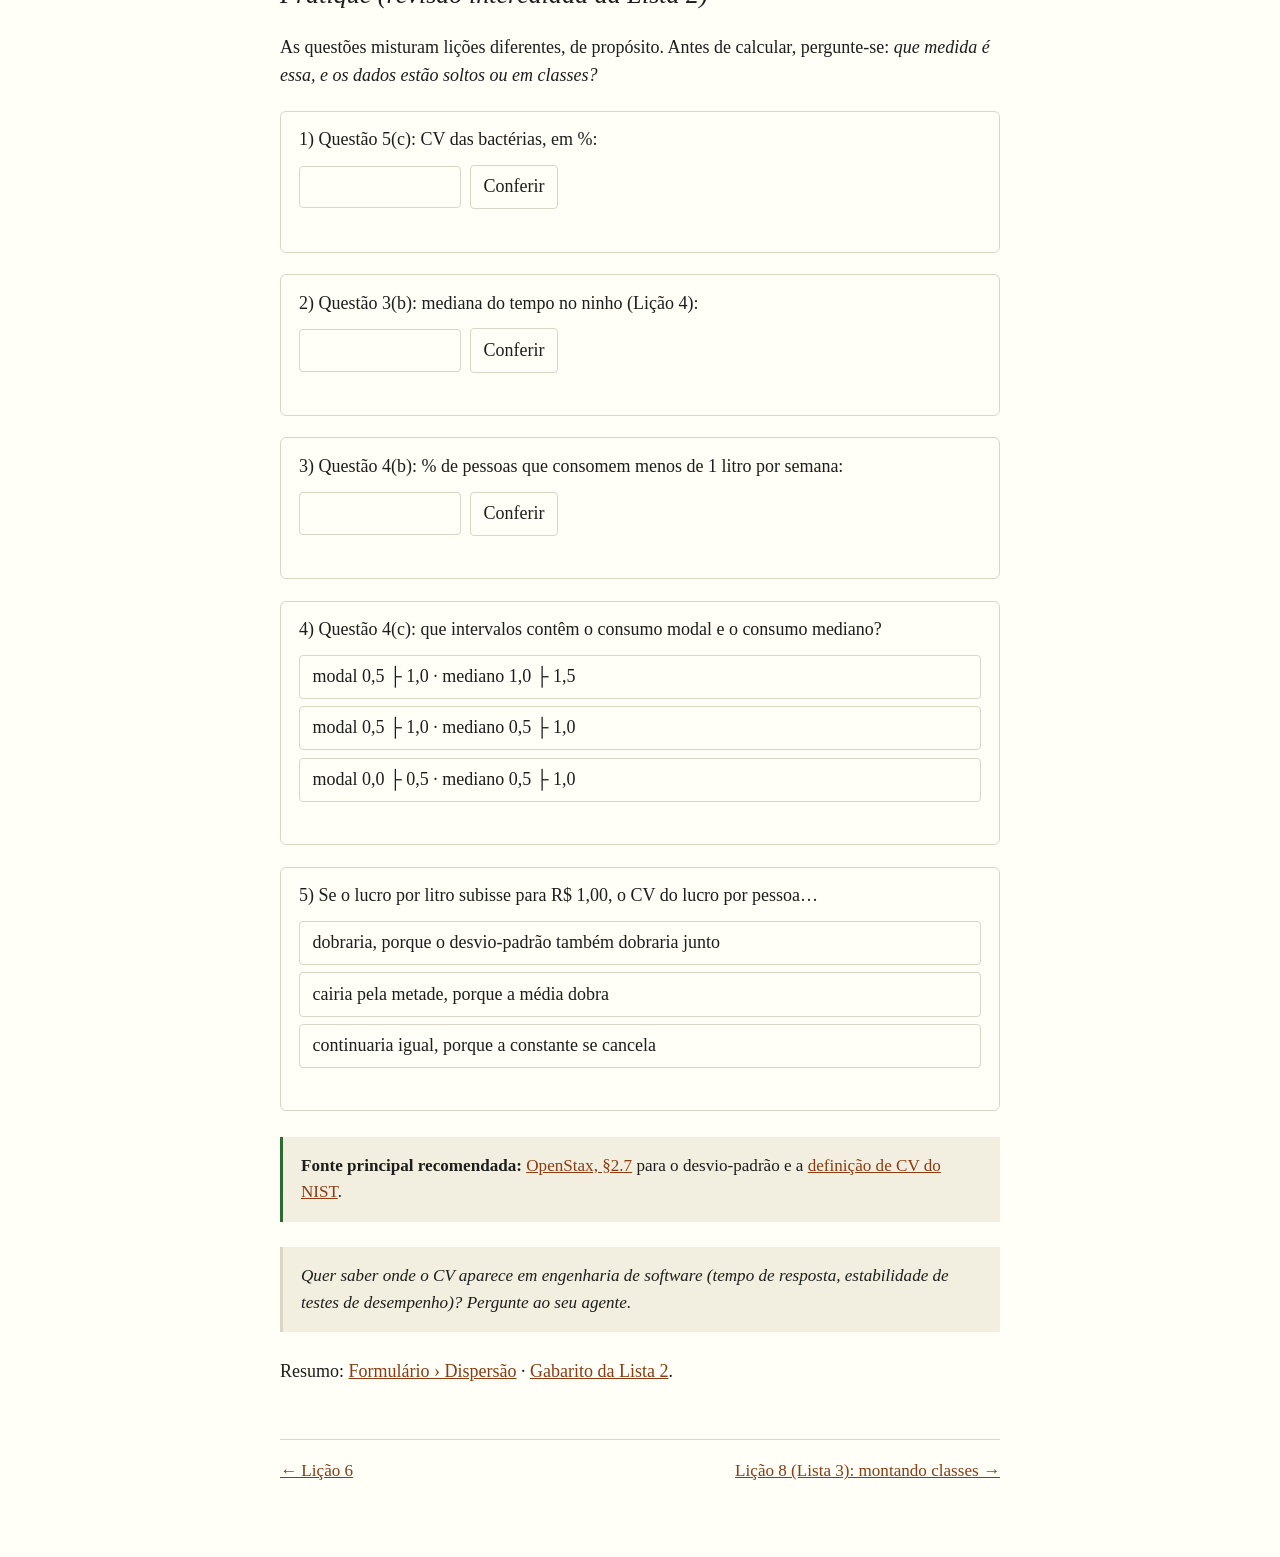
<file: lessons/0007-coeficiente-de-variacao.html>
<!doctype html>
<html lang="pt-BR">
<head>
<meta charset="utf-8">
<meta name="viewport" content="width=device-width, initial-scale=1">
<title>Lição 7 — Coeficiente de variação</title>
<link rel="stylesheet" href="../assets/style.css">
</head>
<body>
<main>
<nav class="crumbs"><a href="../index.html">Início</a> › Lista 2 › Lição 7</nav>

<p class="kicker">Lição 7 · Lista 2 · Questões 3(e), 4(d), 5(c) e revisão</p>
<h1>Coeficiente de variação</h1>
<p class="subtitle">Um desvio-padrão de 10 é muito ou pouco? Depende do tamanho da média.</p>

<div class="mission">
  <p><strong>Por que isso importa para a sua missão:</strong> as Questões 3 e 5 pedem o coeficiente de variação, e a 4(d) testa uma propriedade da média que economiza contas. No fim, uma revisão intercalada cobre o resto da Lista 2.</p>
</div>

<p class="win"><strong>Sua vitória nesta lição:</strong> comparar a dispersão de dois conjuntos com unidades ou escalas diferentes.</p>

<h2>1. A definição</h2>
<p>O coeficiente de variação (CV) é o desvio-padrão dividido pela média <a href="https://www.itl.nist.gov/div898/software/dataplot/refman2/ch2/coef_var.pdf">(NIST)</a>, normalmente em porcentagem:</p>
<p class="formula">CV = <span class="frac"><span>s</span><span>x̄</span></span> × 100%</p>
<p>Como s e x̄ têm a mesma unidade, ela se cancela: o CV não tem unidade. Por isso ele compara coisas que o desvio-padrão sozinho não compara, como dias de ninho e bactérias por 100 mL.</p>

<h2>2. Exemplos resolvidos</h2>
<div class="table-wrap"><table>
  <tr><th>Questão</th><th>x̄</th><th>s</th><th>CV</th></tr>
  <tr><td>3(e): tempo no ninho</td><td>16,43 dias</td><td>6,36 dias</td><td>≈ 38,74%</td></tr>
  <tr><td>5(c): bactérias</td><td>59,6</td><td>10,48</td><td>≈ 17,58%</td></tr>
  <caption>Com o desvio populacional σ: 38,46% e 16,68%.</caption>
</table></div>
<p><strong>Leitura:</strong> o desvio-padrão das bactérias (10,48) é maior em número que o do ninho (6,36), mas, <em>em relação à média</em>, o tempo no ninho varia mais que o dobro (38,7% contra 17,6%).</p>
<div class="note"><p>Alguns livros classificam o CV em faixas ("baixa", "média", "alta" dispersão), mas os limites variam de autor para autor. Se o professor usar uma tabela de classificação, anote-a no formulário.</p></div>

<h2>3. Multiplicar os dados por uma constante: Questão 4(d)</h2>
<p>"Se a empresa tem lucro de R$ 0,50 por litro, qual o lucro médio por pessoa?" Não é preciso refazer a tabela: se cada valor é multiplicado por 0,50, a média também é.</p>
<p class="formula">lucro médio = 0,50 × x̄ = 0,50 × 1,022 ≈ <strong>R$ 0,51</strong> por pessoa, por semana</p>
<p>O desvio-padrão também é multiplicado pela constante (0,50 × 0,613 ≈ R$ 0,31), e o CV não muda: a constante aparece em cima e embaixo da fração e se cancela.</p>

<h2>Pratique (revisão intercalada da Lista 2)</h2>
<p>As questões misturam lições diferentes, de propósito. Antes de calcular, pergunte-se: <em>que medida é essa, e os dados estão soltos ou em classes?</em></p>

<div class="num" data-answer="17.58" data-tol="0.05" data-hint="CV = s ÷ x̄ × 100, com s ≈ 10,48 e x̄ = 59,6." data-why="10,48 ÷ 59,6 × 100 ≈ 17,58%.">
  <p class="q">1) Questão 5(c): CV das bactérias, em %:</p>
  <div class="row"><input inputmode="decimal" aria-label="resposta"><button>Conferir</button></div>
  <p class="fb"></p>
</div>

<div class="num" data-answer="16.39" data-tol="0.01" data-hint="n/2 = 35; Fᵢ = 14, 30, 48… A classe mediana é 15 ├ 20, com Fant = 30 e fmd = 18." data-why="Md = 15 + (35 − 30)/18 · 5 ≈ 16,39 dias.">
  <p class="q">2) Questão 3(b): mediana do tempo no ninho (Lição 4):</p>
  <div class="row"><input inputmode="decimal" aria-label="resposta"><button>Conferir</button></div>
  <p class="fb"></p>
</div>

<div class="num" data-answer="61.40" data-tol="0.02" data-hint="Menos de 1 litro = classes 0,0 ├ 0,5 e 0,5 ├ 1,0. Divida pelo total de 57 pessoas." data-why="(10 + 25) ÷ 57 ≈ 61,40%.">
  <p class="q">3) Questão 4(b): % de pessoas que consomem menos de 1 litro por semana:</p>
  <div class="row"><input inputmode="decimal" aria-label="resposta"><button>Conferir</button></div>
  <p class="fb"></p>
</div>

<div class="quiz" data-answer="b">
  <p class="q">4) Questão 4(c): que intervalos contêm o consumo modal e o consumo mediano?</p>
  <div class="opts">
    <button data-opt="a" data-why="A moda está certa, mas a posição da mediana é 28,5, e o Fᵢ de 0,5 ├ 1,0 é 35.">modal 0,5 ├ 1,0 · mediano 1,0 ├ 1,5</button>
    <button data-opt="b" data-why="Maior fᵢ (25) e a 28,5ª posição caem ambos em 0,5 ├ 1,0.">modal 0,5 ├ 1,0 · mediano 0,5 ├ 1,0</button>
    <button data-opt="c" data-why="A classe 0,0 ├ 0,5 tem só 10 pessoas; não é a de maior fᵢ.">modal 0,0 ├ 0,5 · mediano 0,5 ├ 1,0</button>
  </div>
  <p class="fb"></p>
</div>

<div class="quiz" data-answer="c">
  <p class="q">5) Se o lucro por litro subisse para R$ 1,00, o CV do lucro por pessoa…</p>
  <div class="opts">
    <button data-opt="a" data-why="s e x̄ dobram juntos; a razão entre eles fica igual.">dobraria, porque o desvio-padrão também dobraria junto</button>
    <button data-opt="b" data-why="Nenhuma das duas partes da fração diminui.">cairia pela metade, porque a média dobra</button>
    <button data-opt="c" data-why="A constante multiplica s e x̄ e se cancela na divisão.">continuaria igual, porque a constante se cancela</button>
  </div>
  <p class="fb"></p>
</div>

<div class="source">
  <p><strong>Fonte principal recomendada:</strong> <a href="https://openstax.org/books/introductory-statistics-2e/pages/2-7-measures-of-the-spread-of-the-data">OpenStax, §2.7</a> para o desvio-padrão e a <a href="https://www.itl.nist.gov/div898/software/dataplot/refman2/ch2/coef_var.pdf">definição de CV do NIST</a>.</p>
</div>

<div class="ask"><p>Quer saber onde o CV aparece em engenharia de software (tempo de resposta, estabilidade de testes de desempenho)? Pergunte ao seu agente.</p></div>

<p>Resumo: <a href="../reference/formulario.html#dispersao">Formulário › Dispersão</a> · <a href="../reference/gabarito-lista-2.html">Gabarito da Lista 2</a>.</p>

<nav class="lesson-nav">
  <a href="0006-dispersao-em-classes.html">← Lição 6</a>
  <a href="0008-montando-classes-e-histograma.html">Lição 8 (Lista 3): montando classes →</a>
</nav>
</main>
<script src="../assets/quiz.js"></script>
</body>
</html>
</file>
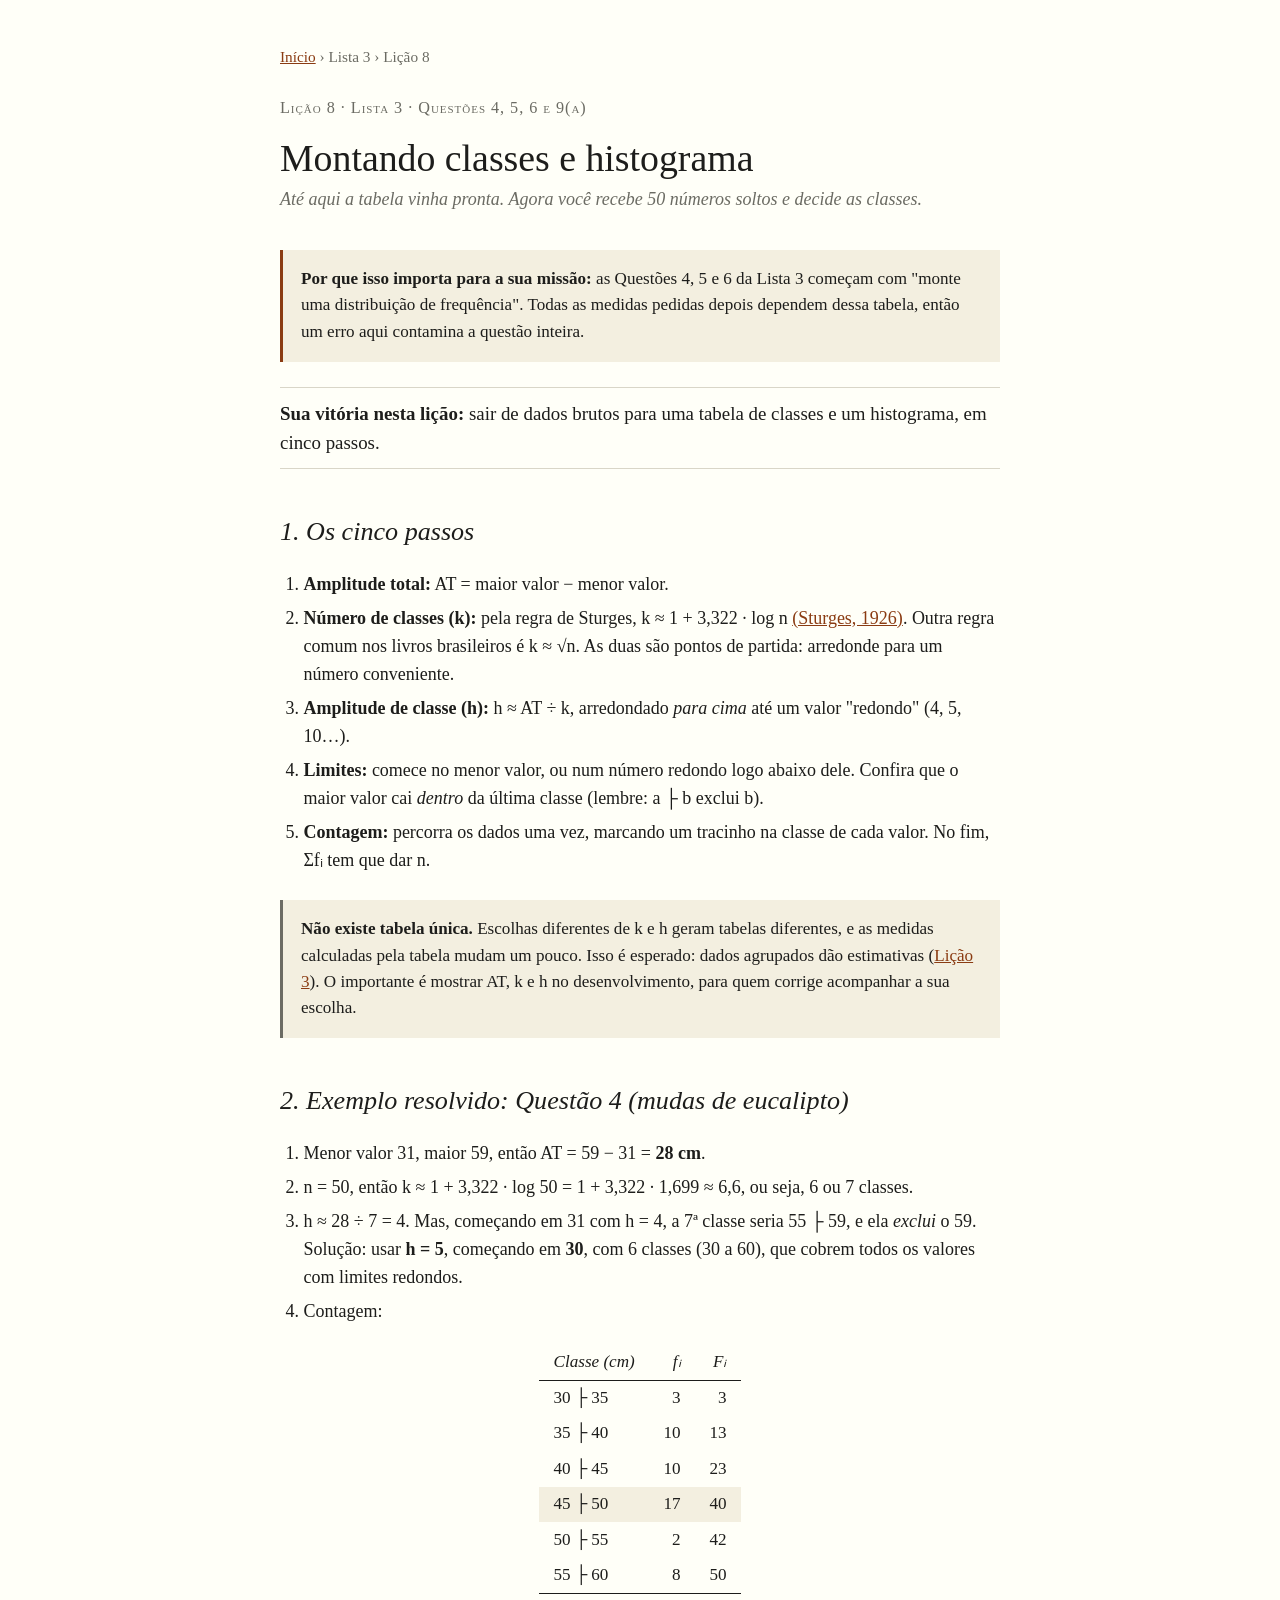
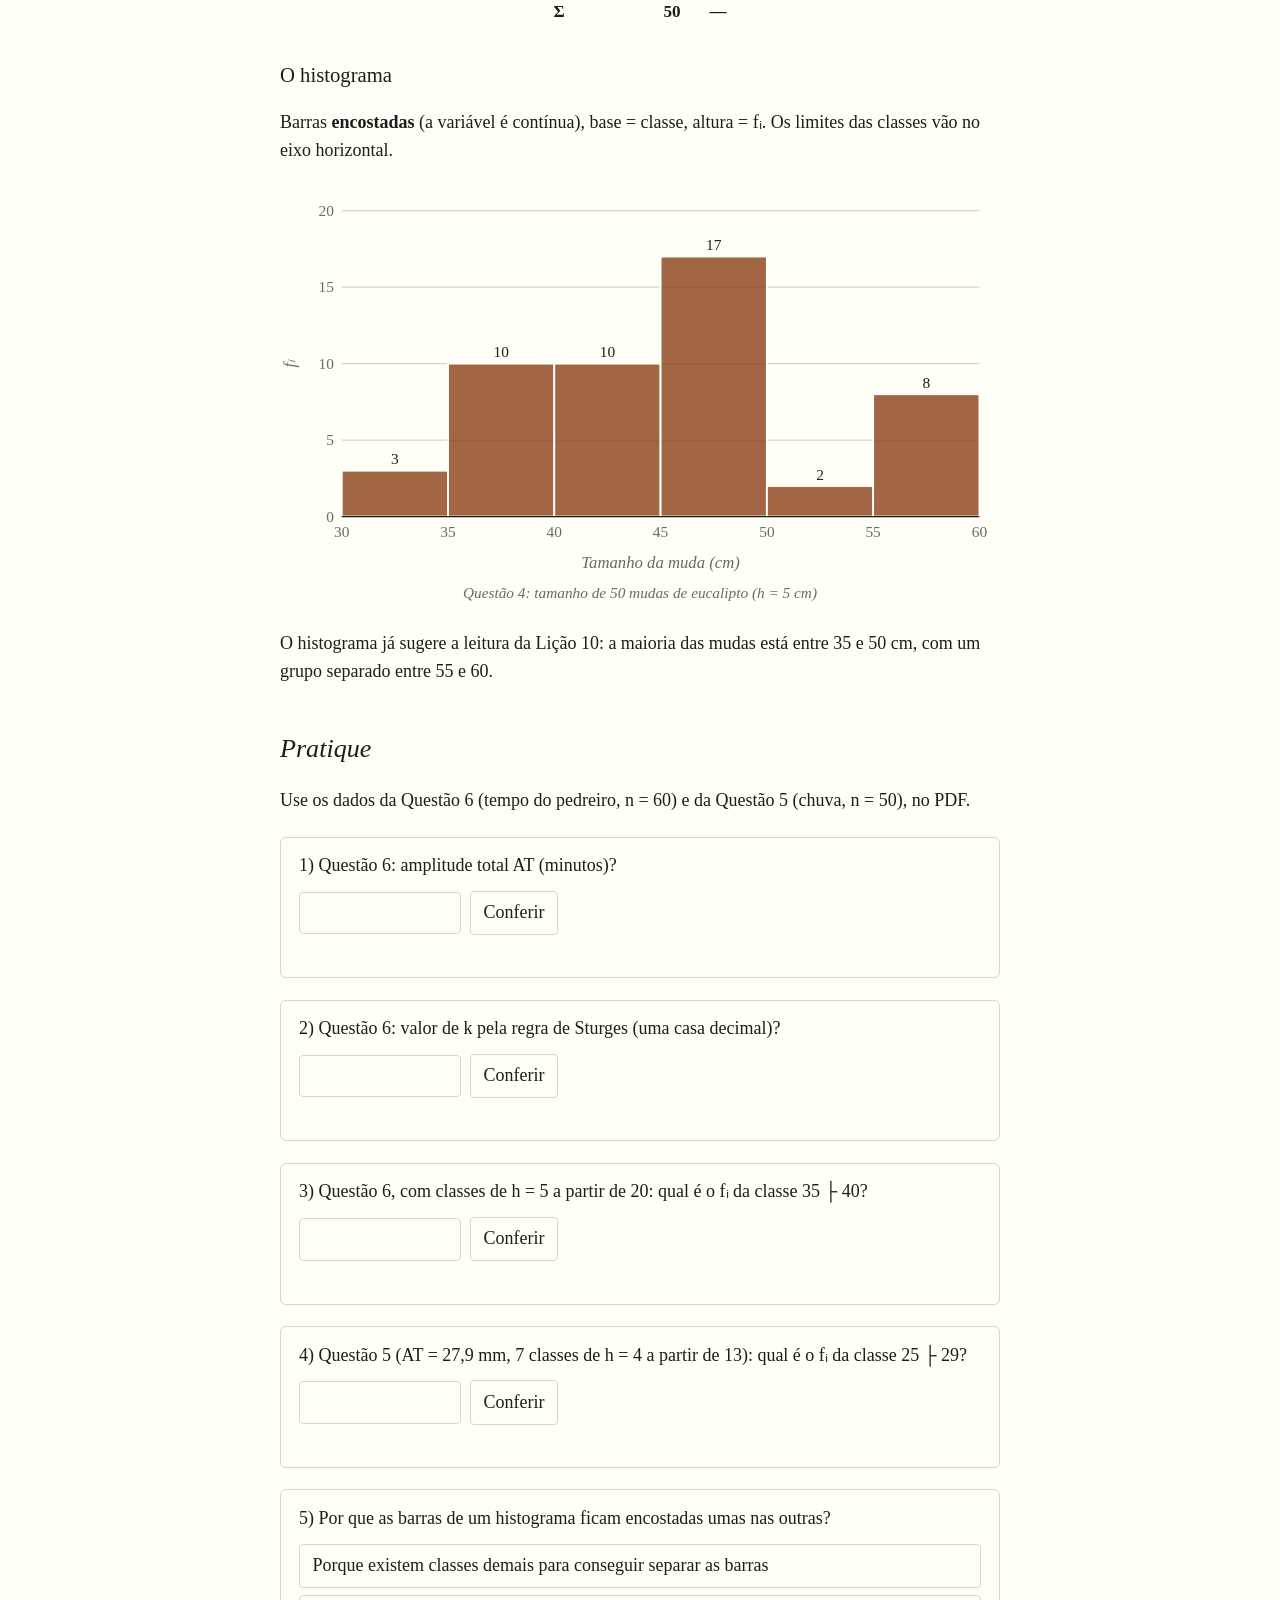
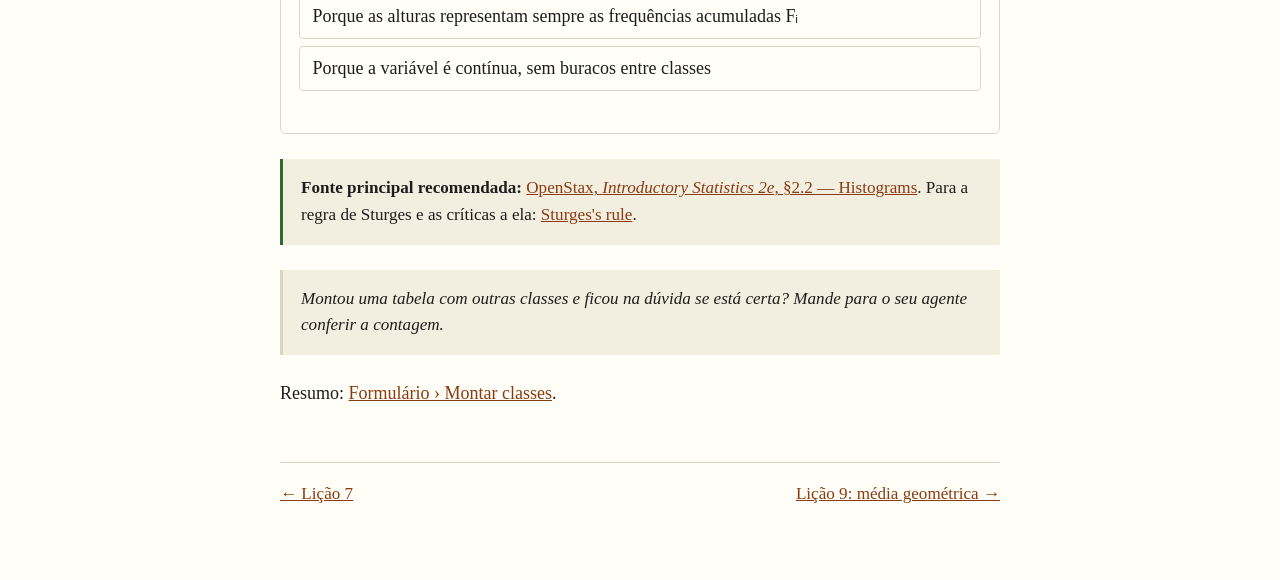
<file: lessons/0008-montando-classes-e-histograma.html>
<!doctype html>
<html lang="pt-BR">
<head>
<meta charset="utf-8">
<meta name="viewport" content="width=device-width, initial-scale=1">
<title>Lição 8 — Montando classes e histograma</title>
<link rel="stylesheet" href="../assets/style.css">
</head>
<body>
<main>
<nav class="crumbs"><a href="../index.html">Início</a> › Lista 3 › Lição 8</nav>

<p class="kicker">Lição 8 · Lista 3 · Questões 4, 5, 6 e 9(a)</p>
<h1>Montando classes e histograma</h1>
<p class="subtitle">Até aqui a tabela vinha pronta. Agora você recebe 50 números soltos e decide as classes.</p>

<div class="mission">
  <p><strong>Por que isso importa para a sua missão:</strong> as Questões 4, 5 e 6 da Lista 3 começam com "monte uma distribuição de frequência". Todas as medidas pedidas depois dependem dessa tabela, então um erro aqui contamina a questão inteira.</p>
</div>

<p class="win"><strong>Sua vitória nesta lição:</strong> sair de dados brutos para uma tabela de classes e um histograma, em cinco passos.</p>

<h2>1. Os cinco passos</h2>
<ol class="steps">
  <li><strong>Amplitude total:</strong> AT = maior valor − menor valor.</li>
  <li><strong>Número de classes (k):</strong> pela regra de Sturges, k ≈ 1 + 3,322 · log n <a href="https://en.wikipedia.org/wiki/Sturges%27s_rule">(Sturges, 1926)</a>. Outra regra comum nos livros brasileiros é k ≈ √n. As duas são pontos de partida: arredonde para um número conveniente.</li>
  <li><strong>Amplitude de classe (h):</strong> h ≈ AT ÷ k, arredondado <em>para cima</em> até um valor "redondo" (4, 5, 10…).</li>
  <li><strong>Limites:</strong> comece no menor valor, ou num número redondo logo abaixo dele. Confira que o maior valor cai <em>dentro</em> da última classe (lembre: a ├ b exclui b).</li>
  <li><strong>Contagem:</strong> percorra os dados uma vez, marcando um tracinho na classe de cada valor. No fim, Σfᵢ tem que dar n.</li>
</ol>
<div class="note"><p><strong>Não existe tabela única.</strong> Escolhas diferentes de k e h geram tabelas diferentes, e as medidas calculadas pela tabela mudam um pouco. Isso é esperado: dados agrupados dão estimativas (<a href="0003-media-de-dados-agrupados.html">Lição 3</a>). O importante é mostrar AT, k e h no desenvolvimento, para quem corrige acompanhar a sua escolha.</p></div>

<h2>2. Exemplo resolvido: Questão 4 (mudas de eucalipto)</h2>
<ol class="steps">
  <li>Menor valor 31, maior 59, então AT = 59 − 31 = <strong>28 cm</strong>.</li>
  <li>n = 50, então k ≈ 1 + 3,322 · log 50 = 1 + 3,322 · 1,699 ≈ 6,6, ou seja, 6 ou 7 classes.</li>
  <li>h ≈ 28 ÷ 7 = 4. Mas, começando em 31 com h = 4, a 7ª classe seria 55 ├ 59, e ela <em>exclui</em> o 59. Solução: usar <strong>h = 5</strong>, começando em <strong>30</strong>, com 6 classes (30 a 60), que cobrem todos os valores com limites redondos.</li>
  <li>Contagem:</li>
</ol>
<div class="table-wrap"><table>
  <tr><th>Classe (cm)</th><th>fᵢ</th><th>Fᵢ</th></tr>
  <tr><td>30 ├ 35</td><td>3</td><td>3</td></tr>
  <tr><td>35 ├ 40</td><td>10</td><td>13</td></tr>
  <tr><td>40 ├ 45</td><td>10</td><td>23</td></tr>
  <tr class="hl"><td>45 ├ 50</td><td>17</td><td>40</td></tr>
  <tr><td>50 ├ 55</td><td>2</td><td>42</td></tr>
  <tr><td>55 ├ 60</td><td>8</td><td>50</td></tr>
  <tr class="total"><td>Σ</td><td>50</td><td>—</td></tr>
</table></div>

<h3>O histograma</h3>
<p>Barras <strong>encostadas</strong> (a variável é contínua), base = classe, altura = fᵢ. Os limites das classes vão no eixo horizontal.</p>
<figure class="chart">
<svg class="hist" viewBox="0 0 560 300" role="img" aria-label="Histograma: Questão 4">
<line class="grid" x1="48" x2="544" y1="254.0" y2="254.0"/><text class="tick" x="42" y="258.0" text-anchor="end">0</text>
<line class="grid" x1="48" x2="544" y1="194.5" y2="194.5"/><text class="tick" x="42" y="198.5" text-anchor="end">5</text>
<line class="grid" x1="48" x2="544" y1="135.0" y2="135.0"/><text class="tick" x="42" y="139.0" text-anchor="end">10</text>
<line class="grid" x1="48" x2="544" y1="75.5" y2="75.5"/><text class="tick" x="42" y="79.5" text-anchor="end">15</text>
<line class="grid" x1="48" x2="544" y1="16.0" y2="16.0"/><text class="tick" x="42" y="20.0" text-anchor="end">20</text>
<rect x="48.0" y="218.3" width="82.7" height="35.7"/><text class="val" x="89.3" y="213.3" text-anchor="middle">3</text>
<rect x="130.7" y="135.0" width="82.7" height="119.0"/><text class="val" x="172.0" y="130.0" text-anchor="middle">10</text>
<rect x="213.3" y="135.0" width="82.7" height="119.0"/><text class="val" x="254.7" y="130.0" text-anchor="middle">10</text>
<rect x="296.0" y="51.7" width="82.7" height="202.3"/><text class="val" x="337.3" y="46.7" text-anchor="middle">17</text>
<rect x="378.7" y="230.2" width="82.7" height="23.8"/><text class="val" x="420.0" y="225.2" text-anchor="middle">2</text>
<rect x="461.3" y="158.8" width="82.7" height="95.2"/><text class="val" x="502.7" y="153.8" text-anchor="middle">8</text>
<text class="tick" x="48.0" y="270" text-anchor="middle">30</text>
<text class="tick" x="130.7" y="270" text-anchor="middle">35</text>
<text class="tick" x="213.3" y="270" text-anchor="middle">40</text>
<text class="tick" x="296.0" y="270" text-anchor="middle">45</text>
<text class="tick" x="378.7" y="270" text-anchor="middle">50</text>
<text class="tick" x="461.3" y="270" text-anchor="middle">55</text>
<text class="tick" x="544.0" y="270" text-anchor="middle">60</text>
<line class="axis" x1="48" x2="544" y1="254" y2="254"/>
<text class="lab" x="296.0" y="294" text-anchor="middle">Tamanho da muda (cm)</text>
<text class="lab" x="12" y="135.0" text-anchor="middle" transform="rotate(-90 12 135.0)">fᵢ</text>
</svg>
<figcaption>Questão 4: tamanho de 50 mudas de eucalipto (h = 5 cm)</figcaption>
</figure>
<p>O histograma já sugere a leitura da Lição 10: a maioria das mudas está entre 35 e 50 cm, com um grupo separado entre 55 e 60.</p>

<h2>Pratique</h2>
<p>Use os dados da Questão 6 (tempo do pedreiro, n = 60) e da Questão 5 (chuva, n = 50), no PDF.</p>

<div class="num" data-answer="27" data-tol="0" data-hint="Maior valor − menor valor. Procure com calma: o menor é 20." data-why="47 − 20 = 27 minutos.">
  <p class="q">1) Questão 6: amplitude total AT (minutos)?</p>
  <div class="row"><input inputmode="decimal" aria-label="resposta"><button>Conferir</button></div>
  <p class="fb"></p>
</div>

<div class="num" data-answer="6.9" data-tol="0.05" data-hint="log 60 ≈ 1,778. Faça 1 + 3,322 × 1,778." data-why="k ≈ 6,9, então 6 ou 7 classes. A resolução usa 6 classes de h = 5 (20 ├ 25 … 45 ├ 50), pelo mesmo motivo da Questão 4.">
  <p class="q">2) Questão 6: valor de k pela regra de Sturges (uma casa decimal)?</p>
  <div class="row"><input inputmode="decimal" aria-label="resposta"><button>Conferir</button></div>
  <p class="fb"></p>
</div>

<div class="num" data-answer="22" data-tol="0" data-hint="Conte os valores de 35 a 39 (o 40 não entra). Há muitos 35 e 39." data-why="35 (×8), 36 (×3), 37 (×2), 38 (×4), 39 (×5) = 22.">
  <p class="q">3) Questão 6, com classes de h = 5 a partir de 20: qual é o fᵢ da classe 35 ├ 40?</p>
  <div class="row"><input inputmode="decimal" aria-label="resposta"><button>Conferir</button></div>
  <p class="fb"></p>
</div>

<div class="num" data-answer="14" data-tol="0" data-hint="Valores de 25,0 até 28,9. Faça o rol antes, fica bem mais fácil." data-why="25,1 · 25,3 · 25,4 · 25,5 · 26,7 · 26,9 · 27,8 · 27,9 · 28,0 · 28,1 · 28,2 · 28,3 · 28,7 · 28,7 = 14.">
  <p class="q">4) Questão 5 (AT = 27,9 mm, 7 classes de h = 4 a partir de 13): qual é o fᵢ da classe 25 ├ 29?</p>
  <div class="row"><input inputmode="decimal" aria-label="resposta"><button>Conferir</button></div>
  <p class="fb"></p>
</div>

<div class="quiz" data-answer="c">
  <p class="q">5) Por que as barras de um histograma ficam encostadas umas nas outras?</p>
  <div class="opts">
    <button data-opt="a" data-why="O espaço não depende da quantidade de classes.">Porque existem classes demais para conseguir separar as barras</button>
    <button data-opt="b" data-why="As alturas são as frequências; a largura é a da classe.">Porque as alturas representam sempre as frequências acumuladas Fᵢ</button>
    <button data-opt="c" data-why="Onde uma classe termina, a seguinte começa: não há buracos entre elas.">Porque a variável é contínua, sem buracos entre classes</button>
  </div>
  <p class="fb"></p>
</div>

<div class="source">
  <p><strong>Fonte principal recomendada:</strong> <a href="https://openstax.org/books/introductory-statistics-2e/pages/2-2-histograms-frequency-polygons-and-time-series-graphs">OpenStax, <em>Introductory Statistics 2e</em>, §2.2 — Histograms</a>. Para a regra de Sturges e as críticas a ela: <a href="https://en.wikipedia.org/wiki/Sturges%27s_rule">Sturges's rule</a>.</p>
</div>

<div class="ask"><p>Montou uma tabela com outras classes e ficou na dúvida se está certa? Mande para o seu agente conferir a contagem.</p></div>

<p>Resumo: <a href="../reference/formulario.html#classes">Formulário › Montar classes</a>.</p>

<nav class="lesson-nav">
  <a href="0007-coeficiente-de-variacao.html">← Lição 7</a>
  <a href="0009-media-geometrica.html">Lição 9: média geométrica →</a>
</nav>
</main>
<script src="../assets/quiz.js"></script>
</body>
</html>
</file>
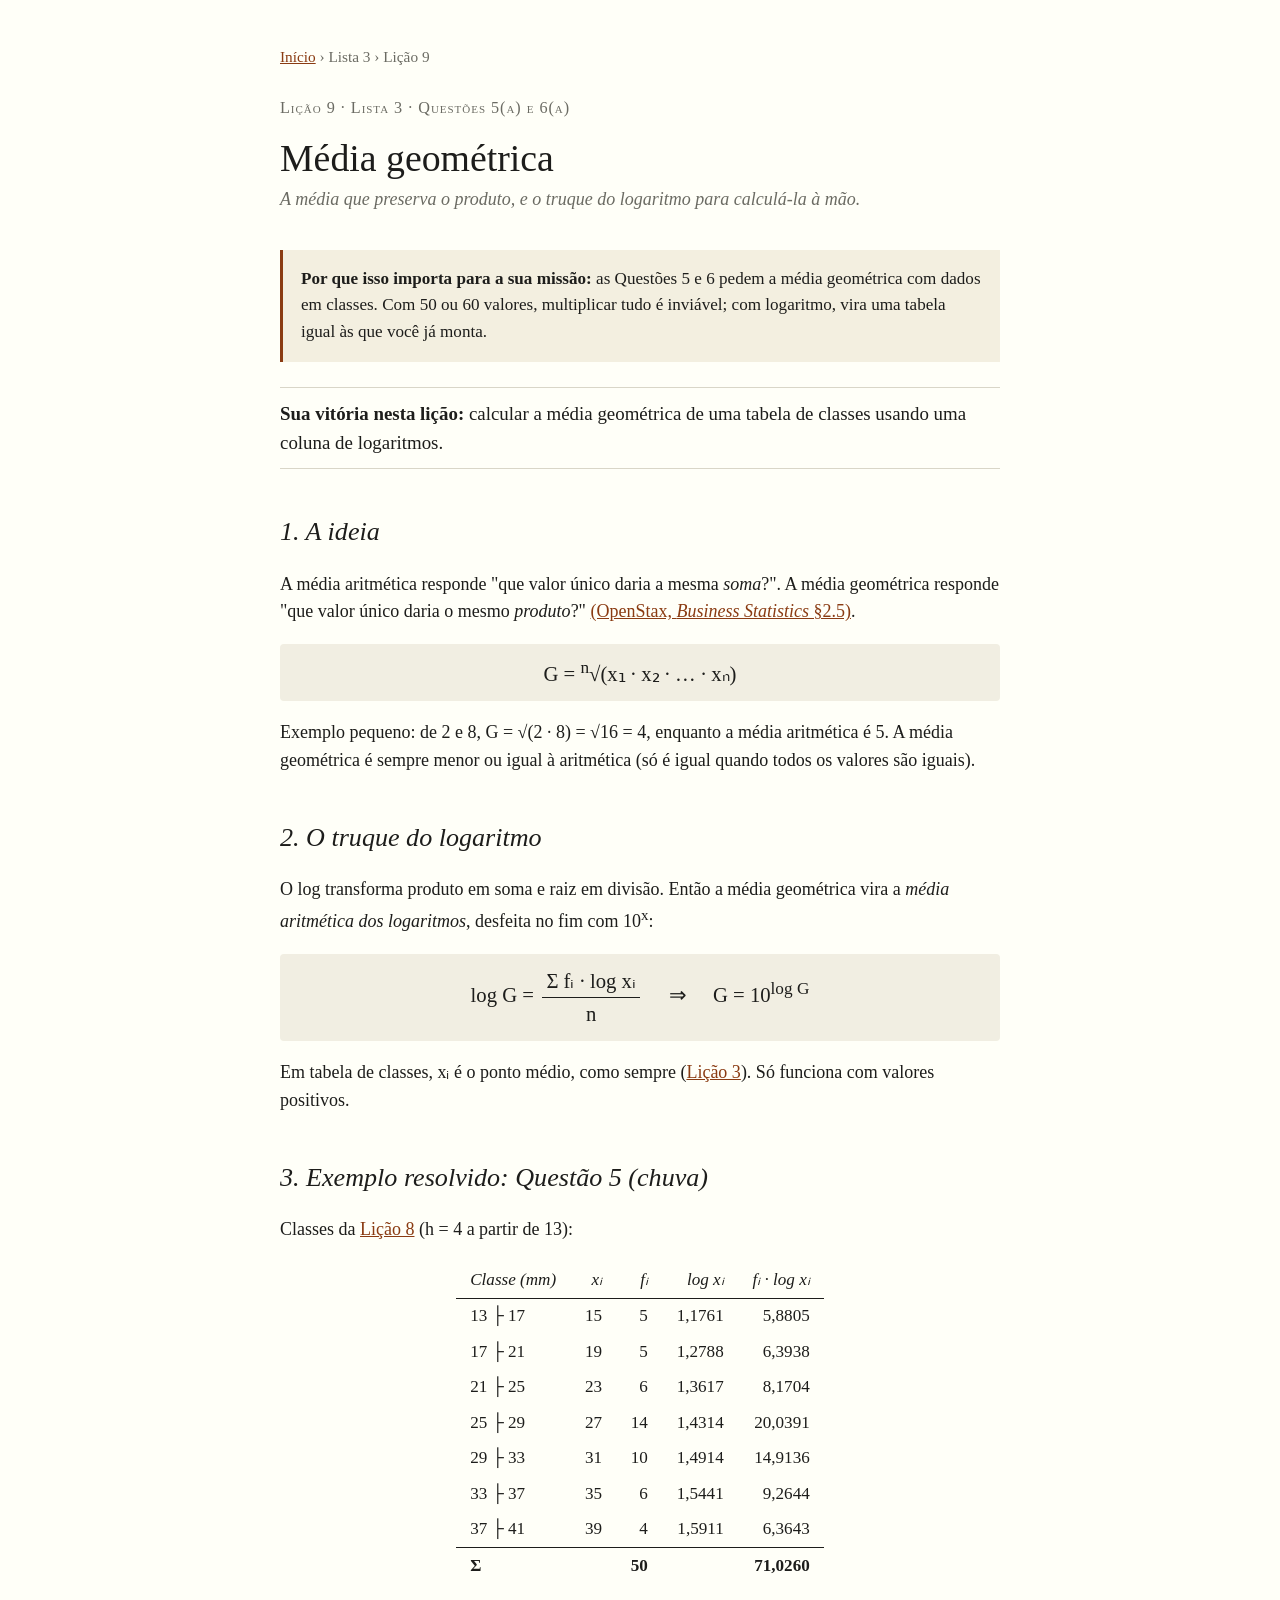
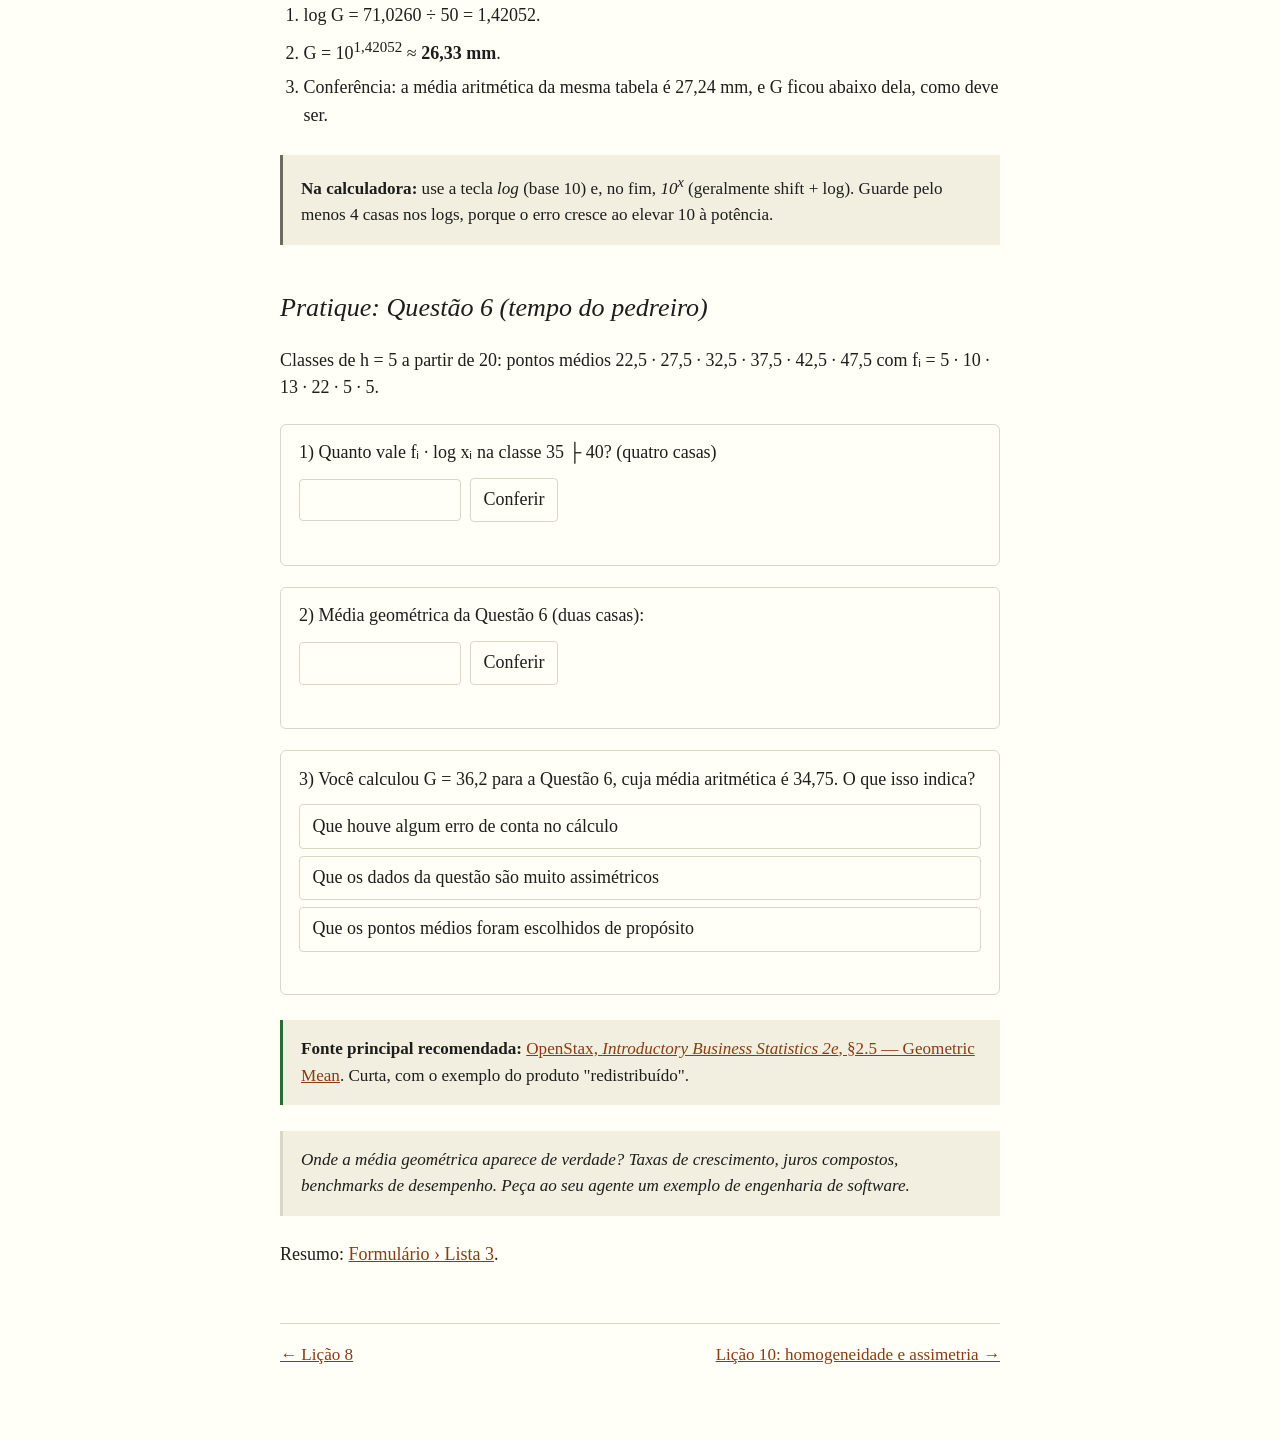
<file: lessons/0009-media-geometrica.html>
<!doctype html>
<html lang="pt-BR">
<head>
<meta charset="utf-8">
<meta name="viewport" content="width=device-width, initial-scale=1">
<title>Lição 9 — Média geométrica</title>
<link rel="stylesheet" href="../assets/style.css">
</head>
<body>
<main>
<nav class="crumbs"><a href="../index.html">Início</a> › Lista 3 › Lição 9</nav>

<p class="kicker">Lição 9 · Lista 3 · Questões 5(a) e 6(a)</p>
<h1>Média geométrica</h1>
<p class="subtitle">A média que preserva o produto, e o truque do logaritmo para calculá-la à mão.</p>

<div class="mission">
  <p><strong>Por que isso importa para a sua missão:</strong> as Questões 5 e 6 pedem a média geométrica com dados em classes. Com 50 ou 60 valores, multiplicar tudo é inviável; com logaritmo, vira uma tabela igual às que você já monta.</p>
</div>

<p class="win"><strong>Sua vitória nesta lição:</strong> calcular a média geométrica de uma tabela de classes usando uma coluna de logaritmos.</p>

<h2>1. A ideia</h2>
<p>A média aritmética responde "que valor único daria a mesma <em>soma</em>?". A média geométrica responde "que valor único daria o mesmo <em>produto</em>?" <a href="https://openstax.org/books/introductory-business-statistics-2e/pages/2-5-geometric-mean">(OpenStax, <em>Business Statistics</em> §2.5)</a>.</p>
<p class="formula">G = <sup>n</sup>√(x₁ · x₂ · … · xₙ)</p>
<p>Exemplo pequeno: de 2 e 8, G = √(2 · 8) = √16 = 4, enquanto a média aritmética é 5. A média geométrica é sempre menor ou igual à aritmética (só é igual quando todos os valores são iguais).</p>

<h2>2. O truque do logaritmo</h2>
<p>O log transforma produto em soma e raiz em divisão. Então a média geométrica vira a <em>média aritmética dos logaritmos</em>, desfeita no fim com 10<sup>x</sup>:</p>
<p class="formula">log G = <span class="frac"><span>Σ fᵢ · log xᵢ</span><span>n</span></span> &emsp;⇒&emsp; G = 10<sup>log G</sup></p>
<p>Em tabela de classes, xᵢ é o ponto médio, como sempre (<a href="0003-media-de-dados-agrupados.html">Lição 3</a>). Só funciona com valores positivos.</p>

<h2>3. Exemplo resolvido: Questão 5 (chuva)</h2>
<p>Classes da <a href="0008-montando-classes-e-histograma.html">Lição 8</a> (h = 4 a partir de 13):</p>
<div class="table-wrap"><table>
  <tr><th>Classe (mm)</th><th>xᵢ</th><th>fᵢ</th><th>log xᵢ</th><th>fᵢ · log xᵢ</th></tr>
  <tr><td>13 ├ 17</td><td>15</td><td>5</td><td>1,1761</td><td>5,8805</td></tr>
  <tr><td>17 ├ 21</td><td>19</td><td>5</td><td>1,2788</td><td>6,3938</td></tr>
  <tr><td>21 ├ 25</td><td>23</td><td>6</td><td>1,3617</td><td>8,1704</td></tr>
  <tr><td>25 ├ 29</td><td>27</td><td>14</td><td>1,4314</td><td>20,0391</td></tr>
  <tr><td>29 ├ 33</td><td>31</td><td>10</td><td>1,4914</td><td>14,9136</td></tr>
  <tr><td>33 ├ 37</td><td>35</td><td>6</td><td>1,5441</td><td>9,2644</td></tr>
  <tr><td>37 ├ 41</td><td>39</td><td>4</td><td>1,5911</td><td>6,3643</td></tr>
  <tr class="total"><td>Σ</td><td></td><td>50</td><td></td><td>71,0260</td></tr>
</table></div>
<ol class="steps">
  <li>log G = 71,0260 ÷ 50 = 1,42052.</li>
  <li>G = 10<sup>1,42052</sup> ≈ <strong>26,33 mm</strong>.</li>
  <li>Conferência: a média aritmética da mesma tabela é 27,24 mm, e G ficou abaixo dela, como deve ser.</li>
</ol>
<div class="note"><p><strong>Na calculadora:</strong> use a tecla <em>log</em> (base 10) e, no fim, <em>10<sup>x</sup></em> (geralmente shift + log). Guarde pelo menos 4 casas nos logs, porque o erro cresce ao elevar 10 à potência.</p></div>

<h2>Pratique: Questão 6 (tempo do pedreiro)</h2>
<p>Classes de h = 5 a partir de 20: pontos médios 22,5 · 27,5 · 32,5 · 37,5 · 42,5 · 47,5 com fᵢ = 5 · 10 · 13 · 22 · 5 · 5.</p>

<div class="num" data-answer="34.6287" data-tol="0.002" data-hint="log 37,5 ≈ 1,5740. Multiplique por fᵢ = 22." data-why="22 × 1,5740 ≈ 34,629.">
  <p class="q">1) Quanto vale fᵢ · log xᵢ na classe 35 ├ 40? (quatro casas)</p>
  <div class="row"><input inputmode="decimal" aria-label="resposta"><button>Conferir</button></div>
  <p class="fb"></p>
</div>

<div class="num" data-answer="34.10" data-tol="0.02" data-hint="Σ fᵢ log xᵢ ≈ 91,9628. Divida por 60 e faça 10 elevado ao resultado." data-why="log G ≈ 1,53271, e G ≈ 34,10 minutos (a média aritmética é 34,75).">
  <p class="q">2) Média geométrica da Questão 6 (duas casas):</p>
  <div class="row"><input inputmode="decimal" aria-label="resposta"><button>Conferir</button></div>
  <p class="fb"></p>
</div>

<div class="quiz" data-answer="a">
  <p class="q">3) Você calculou G = 36,2 para a Questão 6, cuja média aritmética é 34,75. O que isso indica?</p>
  <div class="opts">
    <button data-opt="a" data-why="G nunca passa da média aritmética. Revise a coluna de logs ou o 10ˣ final.">Que houve algum erro de conta no cálculo</button>
    <button data-opt="b" data-why="A propriedade G ≤ x̄ vale para quaisquer valores positivos.">Que os dados da questão são muito assimétricos</button>
    <button data-opt="c" data-why="Usar ponto médio não faz G passar da média aritmética.">Que os pontos médios foram escolhidos de propósito</button>
  </div>
  <p class="fb"></p>
</div>

<div class="source">
  <p><strong>Fonte principal recomendada:</strong> <a href="https://openstax.org/books/introductory-business-statistics-2e/pages/2-5-geometric-mean">OpenStax, <em>Introductory Business Statistics 2e</em>, §2.5 — Geometric Mean</a>. Curta, com o exemplo do produto "redistribuído".</p>
</div>

<div class="ask"><p>Onde a média geométrica aparece de verdade? Taxas de crescimento, juros compostos, benchmarks de desempenho. Peça ao seu agente um exemplo de engenharia de software.</p></div>

<p>Resumo: <a href="../reference/formulario.html#assimetria">Formulário › Lista 3</a>.</p>

<nav class="lesson-nav">
  <a href="0008-montando-classes-e-histograma.html">← Lição 8</a>
  <a href="0010-homogeneidade-e-assimetria.html">Lição 10: homogeneidade e assimetria →</a>
</nav>
</main>
<script src="../assets/quiz.js"></script>
</body>
</html>
</file>
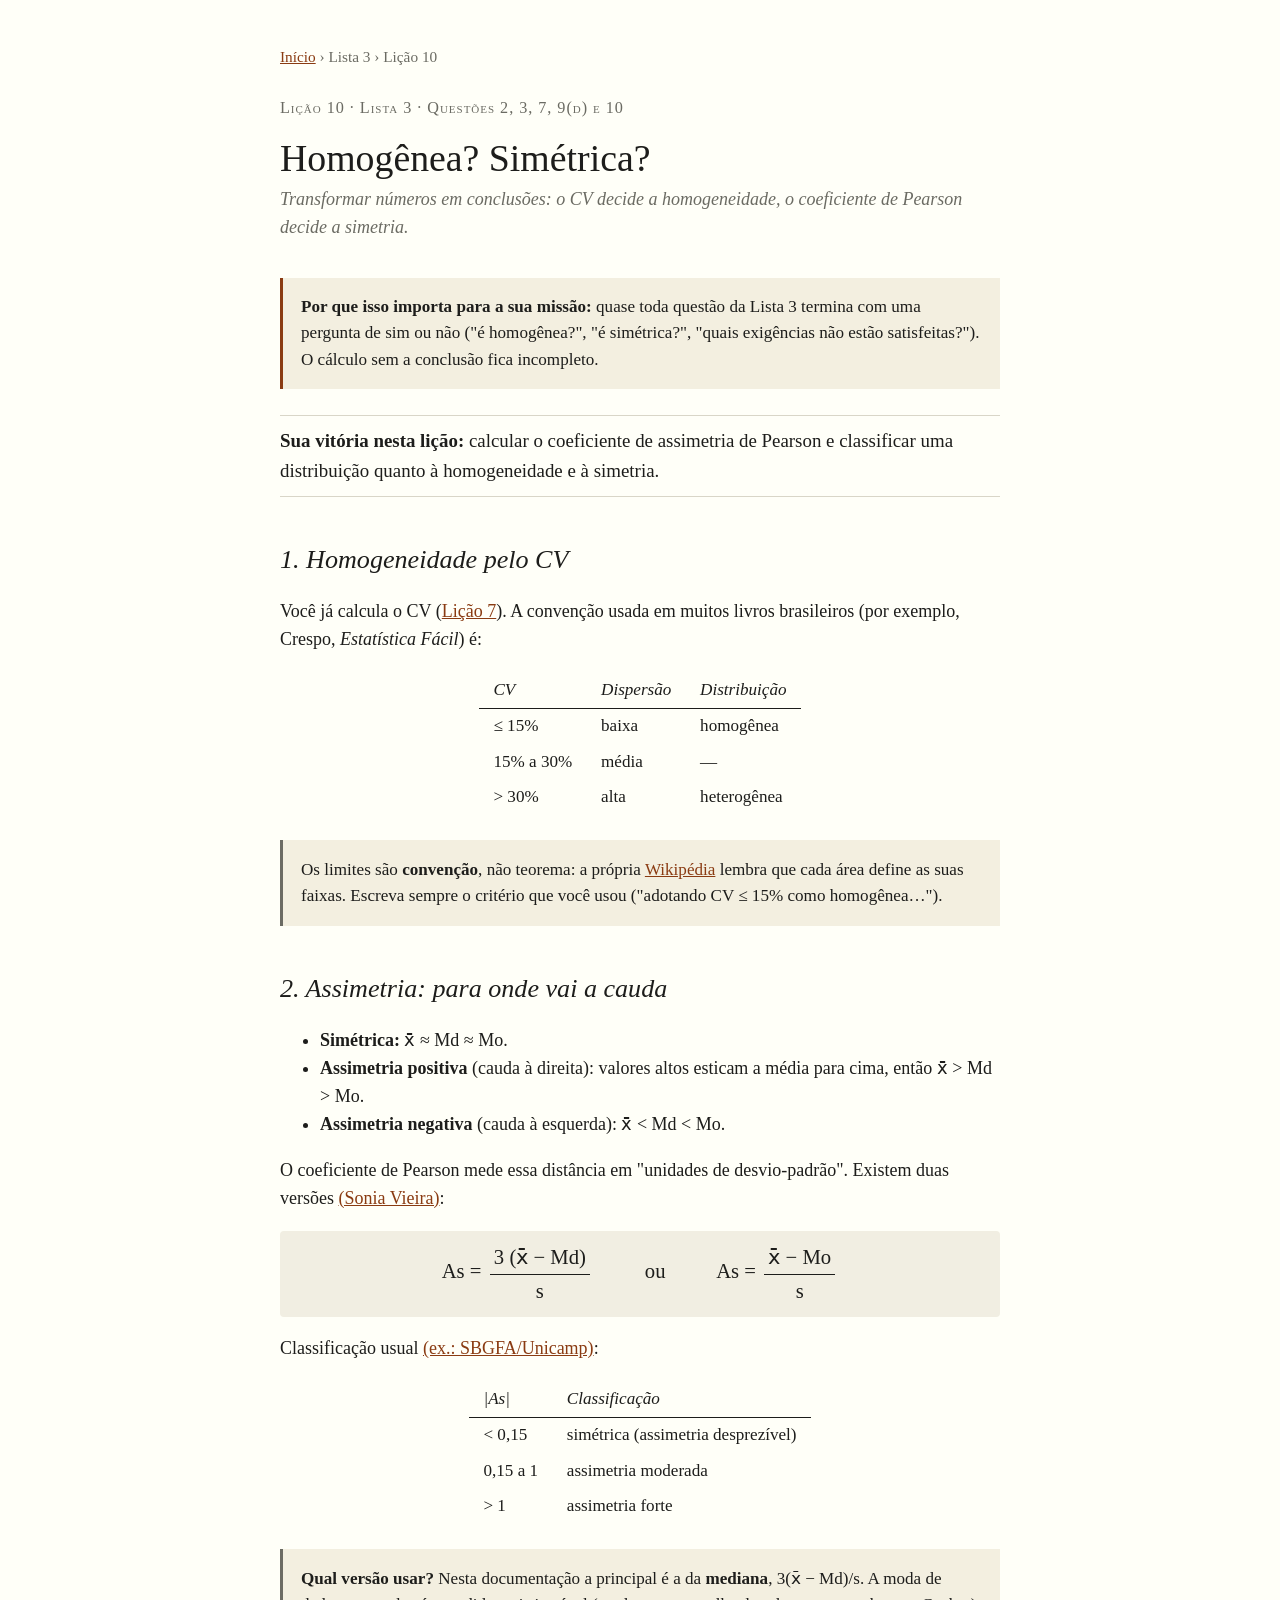
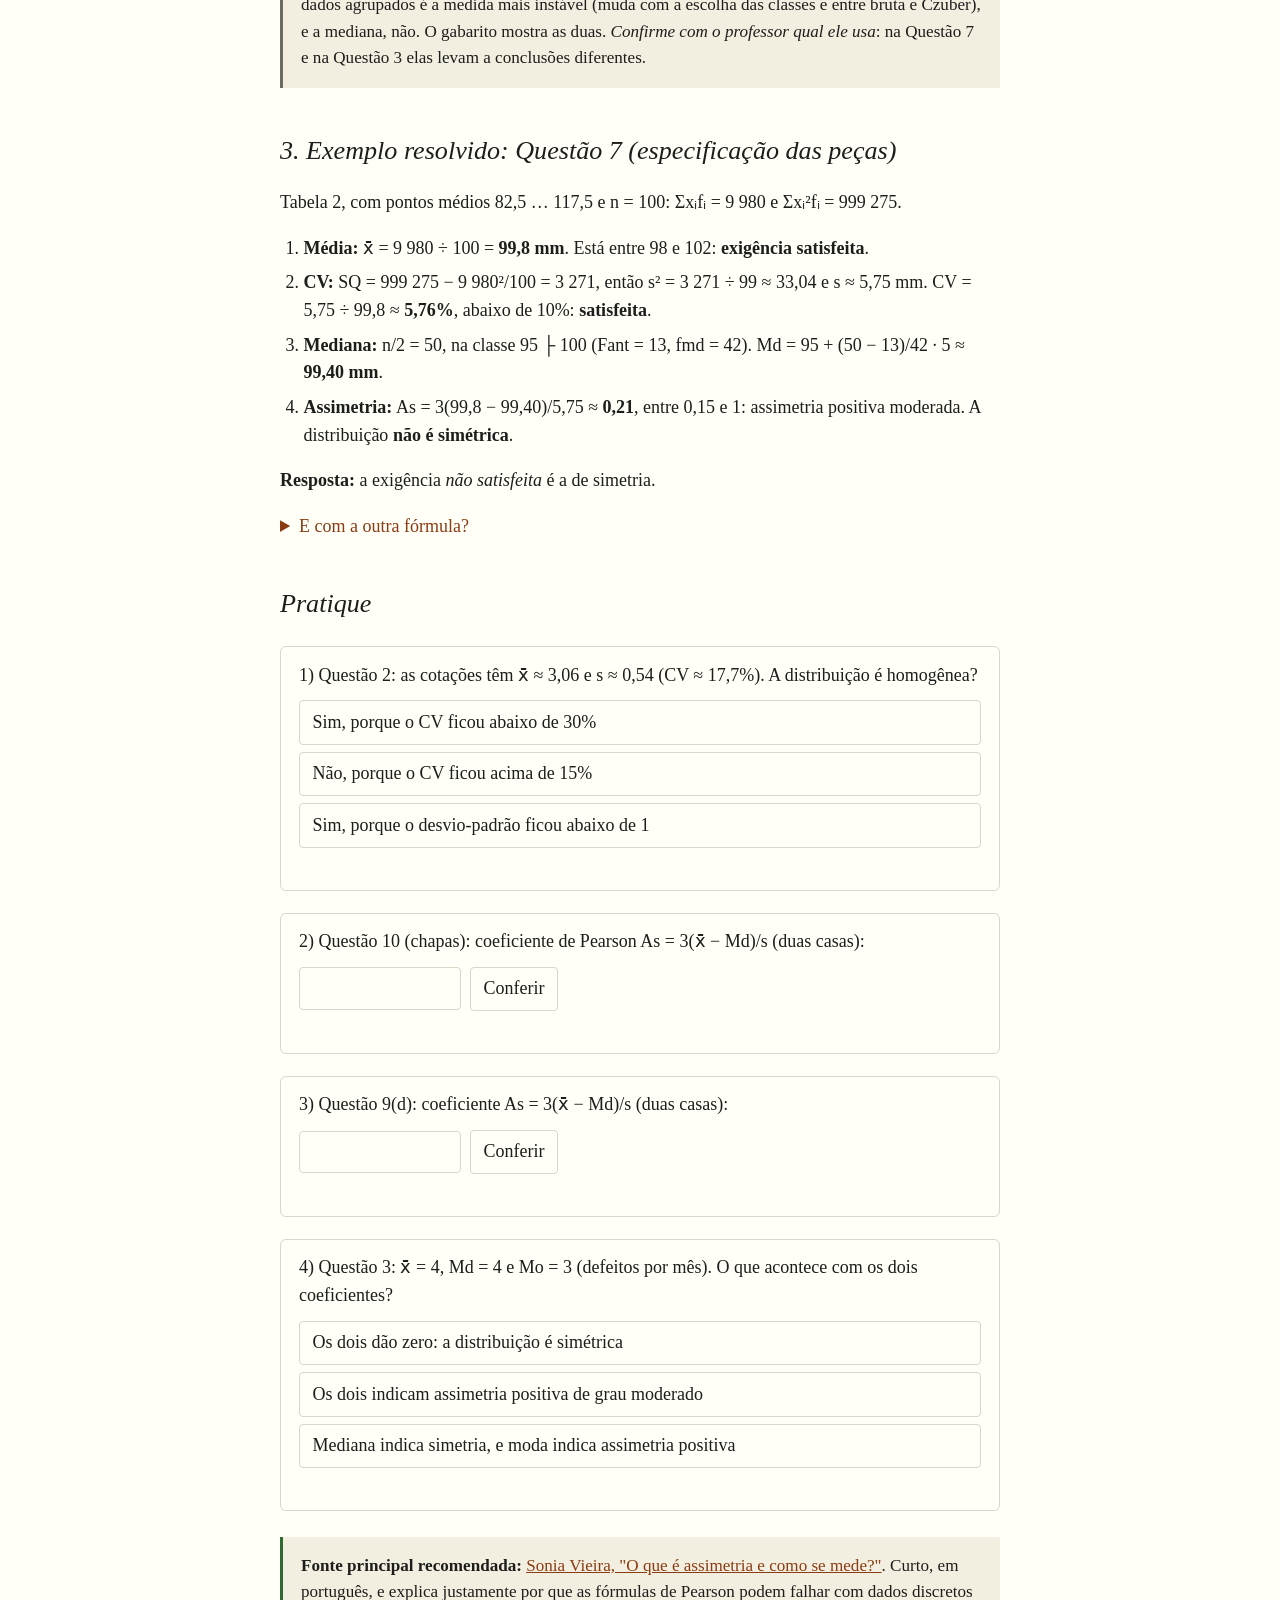
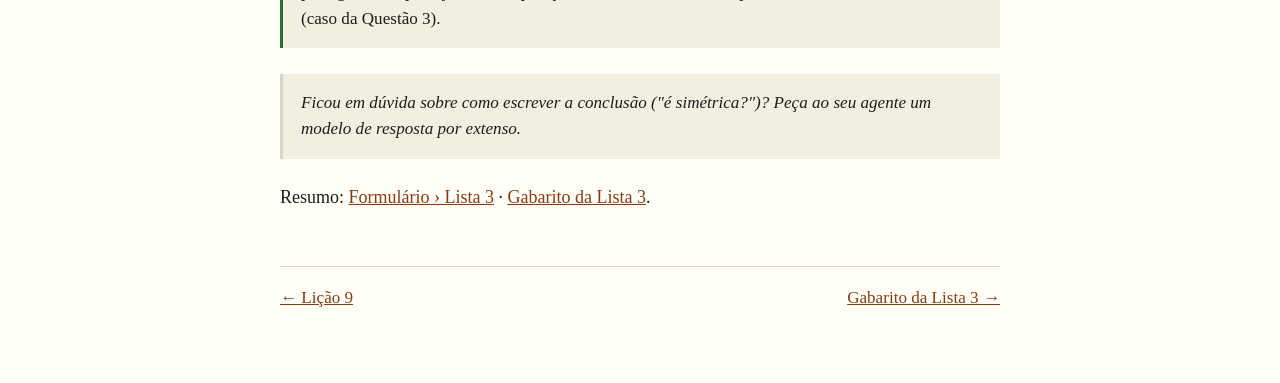
<file: lessons/0010-homogeneidade-e-assimetria.html>
<!doctype html>
<html lang="pt-BR">
<head>
<meta charset="utf-8">
<meta name="viewport" content="width=device-width, initial-scale=1">
<title>Lição 10 — Homogeneidade e assimetria</title>
<link rel="stylesheet" href="../assets/style.css">
</head>
<body>
<main>
<nav class="crumbs"><a href="../index.html">Início</a> › Lista 3 › Lição 10</nav>

<p class="kicker">Lição 10 · Lista 3 · Questões 2, 3, 7, 9(d) e 10</p>
<h1>Homogênea? Simétrica?</h1>
<p class="subtitle">Transformar números em conclusões: o CV decide a homogeneidade, o coeficiente de Pearson decide a simetria.</p>

<div class="mission">
  <p><strong>Por que isso importa para a sua missão:</strong> quase toda questão da Lista 3 termina com uma pergunta de sim ou não ("é homogênea?", "é simétrica?", "quais exigências não estão satisfeitas?"). O cálculo sem a conclusão fica incompleto.</p>
</div>

<p class="win"><strong>Sua vitória nesta lição:</strong> calcular o coeficiente de assimetria de Pearson e classificar uma distribuição quanto à homogeneidade e à simetria.</p>

<h2>1. Homogeneidade pelo CV</h2>
<p>Você já calcula o CV (<a href="0007-coeficiente-de-variacao.html">Lição 7</a>). A convenção usada em muitos livros brasileiros (por exemplo, Crespo, <em>Estatística Fácil</em>) é:</p>
<div class="table-wrap"><table>
  <tr><th>CV</th><th style="text-align:left">Dispersão</th><th style="text-align:left">Distribuição</th></tr>
  <tr><td>≤ 15%</td><td style="text-align:left">baixa</td><td style="text-align:left">homogênea</td></tr>
  <tr><td>15% a 30%</td><td style="text-align:left">média</td><td style="text-align:left">—</td></tr>
  <tr><td>&gt; 30%</td><td style="text-align:left">alta</td><td style="text-align:left">heterogênea</td></tr>
</table></div>
<div class="note"><p>Os limites são <strong>convenção</strong>, não teorema: a própria <a href="https://pt.wikipedia.org/wiki/Coeficiente_de_varia%C3%A7%C3%A3o">Wikipédia</a> lembra que cada área define as suas faixas. Escreva sempre o critério que você usou ("adotando CV ≤ 15% como homogênea…").</p></div>

<h2>2. Assimetria: para onde vai a cauda</h2>
<ul>
  <li><strong>Simétrica:</strong> x̄ ≈ Md ≈ Mo.</li>
  <li><strong>Assimetria positiva</strong> (cauda à direita): valores altos esticam a média para cima, então x̄ &gt; Md &gt; Mo.</li>
  <li><strong>Assimetria negativa</strong> (cauda à esquerda): x̄ &lt; Md &lt; Mo.</li>
</ul>
<p>O coeficiente de Pearson mede essa distância em "unidades de desvio-padrão". Existem duas versões <a href="http://soniavieira.blogspot.com/2018/05/por-conta-de-umapergunta-sobre-questao_83.html">(Sonia Vieira)</a>:</p>
<p class="formula">As = <span class="frac"><span>3 (x̄ − Md)</span><span>s</span></span> &emsp;&emsp; ou &emsp;&emsp; As = <span class="frac"><span>x̄ − Mo</span><span>s</span></span></p>
<p>Classificação usual <a href="https://ocs.ige.unicamp.br/ojs/sbgfa/article/view/1785/1460">(ex.: SBGFA/Unicamp)</a>:</p>
<div class="table-wrap"><table>
  <tr><th>|As|</th><th style="text-align:left">Classificação</th></tr>
  <tr><td>&lt; 0,15</td><td style="text-align:left">simétrica (assimetria desprezível)</td></tr>
  <tr><td>0,15 a 1</td><td style="text-align:left">assimetria moderada</td></tr>
  <tr><td>&gt; 1</td><td style="text-align:left">assimetria forte</td></tr>
</table></div>
<div class="note">
  <p><strong>Qual versão usar?</strong> Nesta documentação a principal é a da <strong>mediana</strong>, 3(x̄ − Md)/s. A moda de dados agrupados é a medida mais instável (muda com a escolha das classes e entre bruta e Czuber), e a mediana, não. O gabarito mostra as duas. <em>Confirme com o professor qual ele usa</em>: na Questão 7 e na Questão 3 elas levam a conclusões diferentes.</p>
</div>

<h2>3. Exemplo resolvido: Questão 7 (especificação das peças)</h2>
<p>Tabela 2, com pontos médios 82,5 … 117,5 e n = 100: Σxᵢfᵢ = 9 980 e Σxᵢ²fᵢ = 999 275.</p>
<ol class="steps">
  <li><strong>Média:</strong> x̄ = 9 980 ÷ 100 = <strong>99,8 mm</strong>. Está entre 98 e 102: <strong>exigência satisfeita</strong>.</li>
  <li><strong>CV:</strong> SQ = 999 275 − 9 980²/100 = 3 271, então s² = 3 271 ÷ 99 ≈ 33,04 e s ≈ 5,75 mm. CV = 5,75 ÷ 99,8 ≈ <strong>5,76%</strong>, abaixo de 10%: <strong>satisfeita</strong>.</li>
  <li><strong>Mediana:</strong> n/2 = 50, na classe 95 ├ 100 (Fant = 13, fmd = 42). Md = 95 + (50 − 13)/42 · 5 ≈ <strong>99,40 mm</strong>.</li>
  <li><strong>Assimetria:</strong> As = 3(99,8 − 99,40)/5,75 ≈ <strong>0,21</strong>, entre 0,15 e 1: assimetria positiva moderada. A distribuição <strong>não é simétrica</strong>.</li>
</ol>
<p><strong>Resposta:</strong> a exigência <em>não satisfeita</em> é a de simetria.</p>
<details>
  <summary>E com a outra fórmula?</summary>
  <p>Com a moda de Czuber (Mo ≈ 99,02): As = (99,8 − 99,02)/5,75 ≈ 0,135 &lt; 0,15, e a distribuição seria considerada simétrica, com todas as exigências satisfeitas. Com a moda bruta (97,5): As ≈ 0,40, moderada. Como a questão pergunta "quais exigências <em>não</em> estão satisfeitas", o enunciado espera que alguma falhe, o que combina com a versão da mediana. Mesmo assim, vale confirmar em sala.</p>
</details>

<h2>Pratique</h2>

<div class="quiz" data-answer="b">
  <p class="q">1) Questão 2: as cotações têm x̄ ≈ 3,06 e s ≈ 0,54 (CV ≈ 17,7%). A distribuição é homogênea?</p>
  <div class="opts">
    <button data-opt="a" data-why="Para ser homogênea pela convenção, o CV teria que ser ≤ 15%.">Sim, porque o CV ficou abaixo de 30%</button>
    <button data-opt="b" data-why="17,7% cai na faixa de dispersão média (15% a 30%).">Não, porque o CV ficou acima de 15%</button>
    <button data-opt="c" data-why="Homogeneidade se decide pelo CV, não pelo desvio-padrão sozinho.">Sim, porque o desvio-padrão ficou abaixo de 1</button>
  </div>
  <p class="fb"></p>
</div>

<div class="num" data-answer="-1.06" data-tol="0.02" data-hint="x̄ ≈ 6,3483, Md = (6,36 + 6,38)/2 = 6,37 e s ≈ 0,0612." data-why="As = 3(6,3483 − 6,37)/0,0612 ≈ −1,06: assimetria negativa forte. Sim, é assimétrica.">
  <p class="q">2) Questão 10 (chapas): coeficiente de Pearson As = 3(x̄ − Md)/s (duas casas):</p>
  <div class="row"><input inputmode="decimal" aria-label="resposta"><button>Conferir</button></div>
  <p class="fb"></p>
</div>

<div class="num" data-answer="-0.11" data-tol="0.01" data-hint="Questão 9: x̄ = 30,89, Md ≈ 31,18 e s ≈ 8,22." data-why="As = 3(30,89 − 31,18)/8,22 ≈ −0,11: |As| &lt; 0,15, praticamente simétrica.">
  <p class="q">3) Questão 9(d): coeficiente As = 3(x̄ − Md)/s (duas casas):</p>
  <div class="row"><input inputmode="decimal" aria-label="resposta"><button>Conferir</button></div>
  <p class="fb"></p>
</div>

<div class="quiz" data-answer="c">
  <p class="q">4) Questão 3: x̄ = 4, Md = 4 e Mo = 3 (defeitos por mês). O que acontece com os dois coeficientes?</p>
  <div class="opts">
    <button data-opt="a" data-why="A versão da moda dá (4 − 3)/2,15 ≈ 0,46, que não é zero.">Os dois dão zero: a distribuição é simétrica</button>
    <button data-opt="b" data-why="A versão da mediana dá 3(4 − 4)/s = 0.">Os dois indicam assimetria positiva de grau moderado</button>
    <button data-opt="c" data-why="Discordam. O histograma tem cauda à direita (até 9), o que apoia a leitura positiva.">Mediana indica simetria, e moda indica assimetria positiva</button>
  </div>
  <p class="fb"></p>
</div>

<div class="source">
  <p><strong>Fonte principal recomendada:</strong> <a href="http://soniavieira.blogspot.com/2018/05/por-conta-de-umapergunta-sobre-questao_83.html">Sonia Vieira, "O que é assimetria e como se mede?"</a>. Curto, em português, e explica justamente por que as fórmulas de Pearson podem falhar com dados discretos (caso da Questão 3).</p>
</div>

<div class="ask"><p>Ficou em dúvida sobre como escrever a conclusão ("é simétrica?")? Peça ao seu agente um modelo de resposta por extenso.</p></div>

<p>Resumo: <a href="../reference/formulario.html#assimetria">Formulário › Lista 3</a> · <a href="../reference/gabarito-lista-3.html">Gabarito da Lista 3</a>.</p>

<nav class="lesson-nav">
  <a href="0009-media-geometrica.html">← Lição 9</a>
  <a href="../reference/gabarito-lista-3.html">Gabarito da Lista 3 →</a>
</nav>
</main>
<script src="../assets/quiz.js"></script>
<script src="../assets/print-details.js"></script>
</body>
</html>
</file>
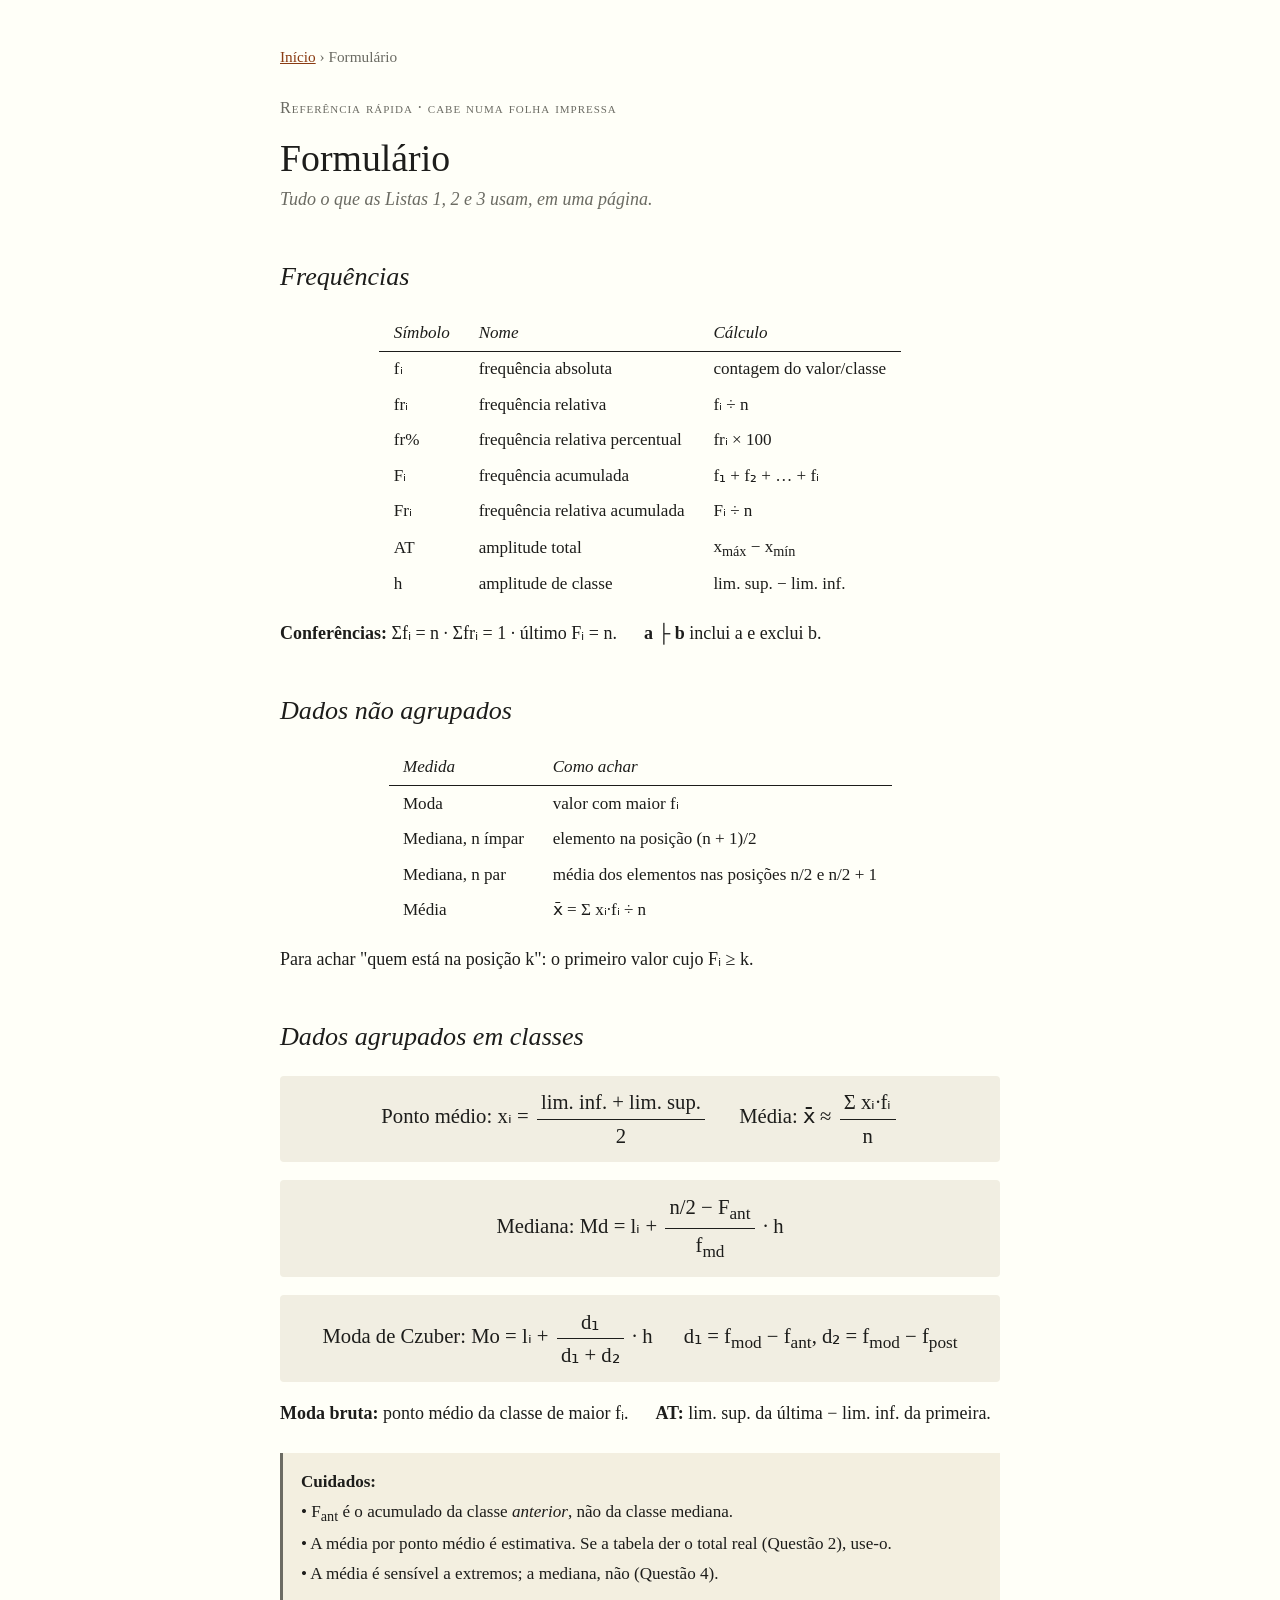
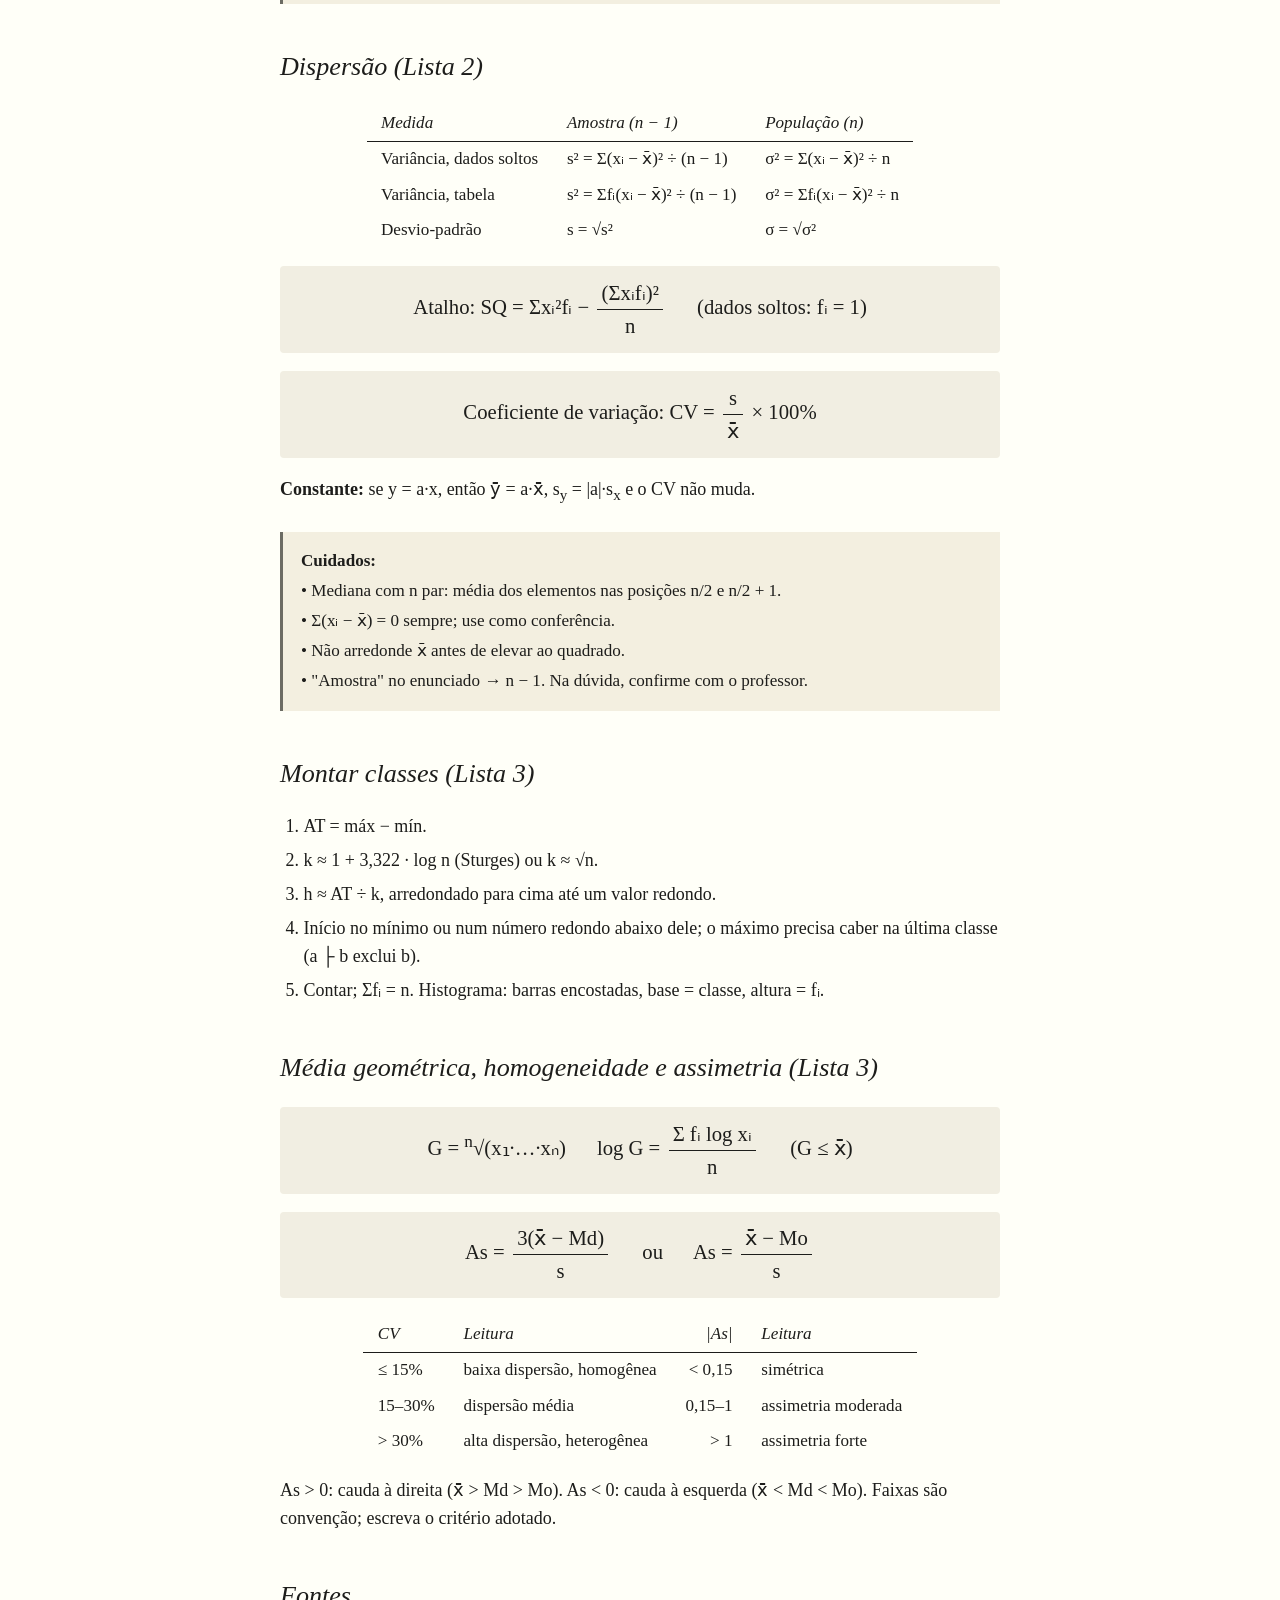
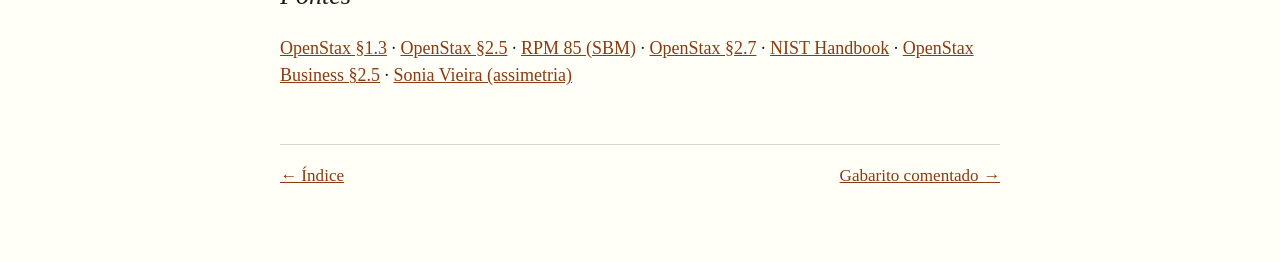
<file: reference/formulario.html>
<!doctype html>
<html lang="pt-BR">
<head>
<meta charset="utf-8">
<meta name="viewport" content="width=device-width, initial-scale=1">
<title>Formulário — Estatística Descritiva</title>
<link rel="stylesheet" href="../assets/style.css">
</head>
<body>
<main>
<nav class="crumbs"><a href="../index.html">Início</a> › Formulário</nav>

<p class="kicker">Referência rápida · cabe numa folha impressa</p>
<h1>Formulário</h1>
<p class="subtitle">Tudo o que as Listas 1, 2 e 3 usam, em uma página.</p>

<h2 id="frequencias">Frequências</h2>
<div class="table-wrap"><table>
  <tr><th>Símbolo</th><th style="text-align:left">Nome</th><th style="text-align:left">Cálculo</th></tr>
  <tr><td>fᵢ</td><td style="text-align:left">frequência absoluta</td><td style="text-align:left">contagem do valor/classe</td></tr>
  <tr><td>frᵢ</td><td style="text-align:left">frequência relativa</td><td style="text-align:left">fᵢ ÷ n</td></tr>
  <tr><td>fr%</td><td style="text-align:left">frequência relativa percentual</td><td style="text-align:left">frᵢ × 100</td></tr>
  <tr><td>Fᵢ</td><td style="text-align:left">frequência acumulada</td><td style="text-align:left">f₁ + f₂ + … + fᵢ</td></tr>
  <tr><td>Frᵢ</td><td style="text-align:left">frequência relativa acumulada</td><td style="text-align:left">Fᵢ ÷ n</td></tr>
  <tr><td>AT</td><td style="text-align:left">amplitude total</td><td style="text-align:left">x<sub>máx</sub> − x<sub>mín</sub></td></tr>
  <tr><td>h</td><td style="text-align:left">amplitude de classe</td><td style="text-align:left">lim. sup. − lim. inf.</td></tr>
</table></div>
<p><strong>Conferências:</strong> Σfᵢ = n · Σfrᵢ = 1 · último Fᵢ = n. &emsp; <strong>a ├ b</strong> inclui a e exclui b.</p>

<h2 id="nao-agrupados">Dados não agrupados</h2>
<div class="table-wrap"><table>
  <tr><th>Medida</th><th style="text-align:left">Como achar</th></tr>
  <tr><td>Moda</td><td style="text-align:left">valor com maior fᵢ</td></tr>
  <tr><td>Mediana, n ímpar</td><td style="text-align:left">elemento na posição (n + 1)/2</td></tr>
  <tr><td>Mediana, n par</td><td style="text-align:left">média dos elementos nas posições n/2 e n/2 + 1</td></tr>
  <tr><td>Média</td><td style="text-align:left">x̄ = Σ xᵢ·fᵢ ÷ n</td></tr>
</table></div>
<p>Para achar "quem está na posição k": o primeiro valor cujo Fᵢ ≥ k.</p>

<h2 id="agrupados">Dados agrupados em classes</h2>
<p class="formula">Ponto médio: xᵢ = <span class="frac"><span>lim. inf. + lim. sup.</span><span>2</span></span> &emsp; Média: x̄ ≈ <span class="frac"><span>Σ xᵢ·fᵢ</span><span>n</span></span></p>
<p class="formula">Mediana: Md = lᵢ + <span class="frac"><span>n/2 − F<sub>ant</sub></span><span>f<sub>md</sub></span></span> · h</p>
<p class="formula">Moda de Czuber: Mo = lᵢ + <span class="frac"><span>d₁</span><span>d₁ + d₂</span></span> · h &emsp; d₁ = f<sub>mod</sub> − f<sub>ant</sub>, d₂ = f<sub>mod</sub> − f<sub>post</sub></p>
<p><strong>Moda bruta:</strong> ponto médio da classe de maior fᵢ. &emsp; <strong>AT:</strong> lim. sup. da última − lim. inf. da primeira.</p>
<div class="note">
  <p><strong>Cuidados:</strong></p>
  <p>• F<sub>ant</sub> é o acumulado da classe <em>anterior</em>, não da classe mediana.</p>
  <p>• A média por ponto médio é estimativa. Se a tabela der o total real (Questão 2), use-o.</p>
  <p>• A média é sensível a extremos; a mediana, não (Questão 4).</p>
</div>

<h2 id="dispersao">Dispersão (Lista 2)</h2>
<div class="table-wrap"><table>
  <tr><th>Medida</th><th style="text-align:left">Amostra (n − 1)</th><th style="text-align:left">População (n)</th></tr>
  <tr><td>Variância, dados soltos</td><td style="text-align:left">s² = Σ(xᵢ − x̄)² ÷ (n − 1)</td><td style="text-align:left">σ² = Σ(xᵢ − x̄)² ÷ n</td></tr>
  <tr><td>Variância, tabela</td><td style="text-align:left">s² = Σfᵢ(xᵢ − x̄)² ÷ (n − 1)</td><td style="text-align:left">σ² = Σfᵢ(xᵢ − x̄)² ÷ n</td></tr>
  <tr><td>Desvio-padrão</td><td style="text-align:left">s = √s²</td><td style="text-align:left">σ = √σ²</td></tr>
</table></div>
<p class="formula">Atalho: SQ = Σxᵢ²fᵢ − <span class="frac"><span>(Σxᵢfᵢ)²</span><span>n</span></span> &emsp; (dados soltos: fᵢ = 1)</p>
<p class="formula">Coeficiente de variação: CV = <span class="frac"><span>s</span><span>x̄</span></span> × 100%</p>
<p><strong>Constante:</strong> se y = a·x, então ȳ = a·x̄, s<sub>y</sub> = |a|·s<sub>x</sub> e o CV não muda.</p>
<div class="note">
  <p><strong>Cuidados:</strong></p>
  <p>• Mediana com n par: média dos elementos nas posições n/2 e n/2 + 1.</p>
  <p>• Σ(xᵢ − x̄) = 0 sempre; use como conferência.</p>
  <p>• Não arredonde x̄ antes de elevar ao quadrado.</p>
  <p>• "Amostra" no enunciado → n − 1. Na dúvida, confirme com o professor.</p>
</div>

<h2 id="classes">Montar classes (Lista 3)</h2>
<ol class="steps">
  <li>AT = máx − mín.</li>
  <li>k ≈ 1 + 3,322 · log n (Sturges) ou k ≈ √n.</li>
  <li>h ≈ AT ÷ k, arredondado para cima até um valor redondo.</li>
  <li>Início no mínimo ou num número redondo abaixo dele; o máximo precisa caber na última classe (a ├ b exclui b).</li>
  <li>Contar; Σfᵢ = n. Histograma: barras encostadas, base = classe, altura = fᵢ.</li>
</ol>

<h2 id="assimetria">Média geométrica, homogeneidade e assimetria (Lista 3)</h2>
<p class="formula">G = <sup>n</sup>√(x₁·…·xₙ) &emsp; log G = <span class="frac"><span>Σ fᵢ log xᵢ</span><span>n</span></span> &emsp; (G ≤ x̄)</p>
<p class="formula">As = <span class="frac"><span>3(x̄ − Md)</span><span>s</span></span> &emsp; ou &emsp; As = <span class="frac"><span>x̄ − Mo</span><span>s</span></span></p>
<div class="table-wrap"><table>
  <tr><th>CV</th><th style="text-align:left">Leitura</th><th>|As|</th><th style="text-align:left">Leitura</th></tr>
  <tr><td>≤ 15%</td><td style="text-align:left">baixa dispersão, homogênea</td><td>&lt; 0,15</td><td style="text-align:left">simétrica</td></tr>
  <tr><td>15–30%</td><td style="text-align:left">dispersão média</td><td>0,15–1</td><td style="text-align:left">assimetria moderada</td></tr>
  <tr><td>&gt; 30%</td><td style="text-align:left">alta dispersão, heterogênea</td><td>&gt; 1</td><td style="text-align:left">assimetria forte</td></tr>
</table></div>
<p>As &gt; 0: cauda à direita (x̄ &gt; Md &gt; Mo). As &lt; 0: cauda à esquerda (x̄ &lt; Md &lt; Mo). Faixas são convenção; escreva o critério adotado.</p>

<h2>Fontes</h2>
<p><a href="https://openstax.org/books/introductory-statistics-2e/pages/1-3-frequency-frequency-tables-and-levels-of-measurement">OpenStax §1.3</a> · <a href="https://openstax.org/books/introductory-statistics-2e/pages/2-5-measures-of-the-center-of-the-data">OpenStax §2.5</a> · <a href="https://rpm.org.br/cdrpm/85/17.html">RPM 85 (SBM)</a> · <a href="https://openstax.org/books/introductory-statistics-2e/pages/2-7-measures-of-the-spread-of-the-data">OpenStax §2.7</a> · <a href="https://www.itl.nist.gov/div898/handbook/eda/section3/eda356.htm">NIST Handbook</a> · <a href="https://openstax.org/books/introductory-business-statistics-2e/pages/2-5-geometric-mean">OpenStax Business §2.5</a> · <a href="http://soniavieira.blogspot.com/2018/05/por-conta-de-umapergunta-sobre-questao_83.html">Sonia Vieira (assimetria)</a></p>

<nav class="lesson-nav">
  <a href="../index.html">← Índice</a>
  <a href="gabarito-lista-1.html">Gabarito comentado →</a>
</nav>
</main>
</body>
</html>
</file>
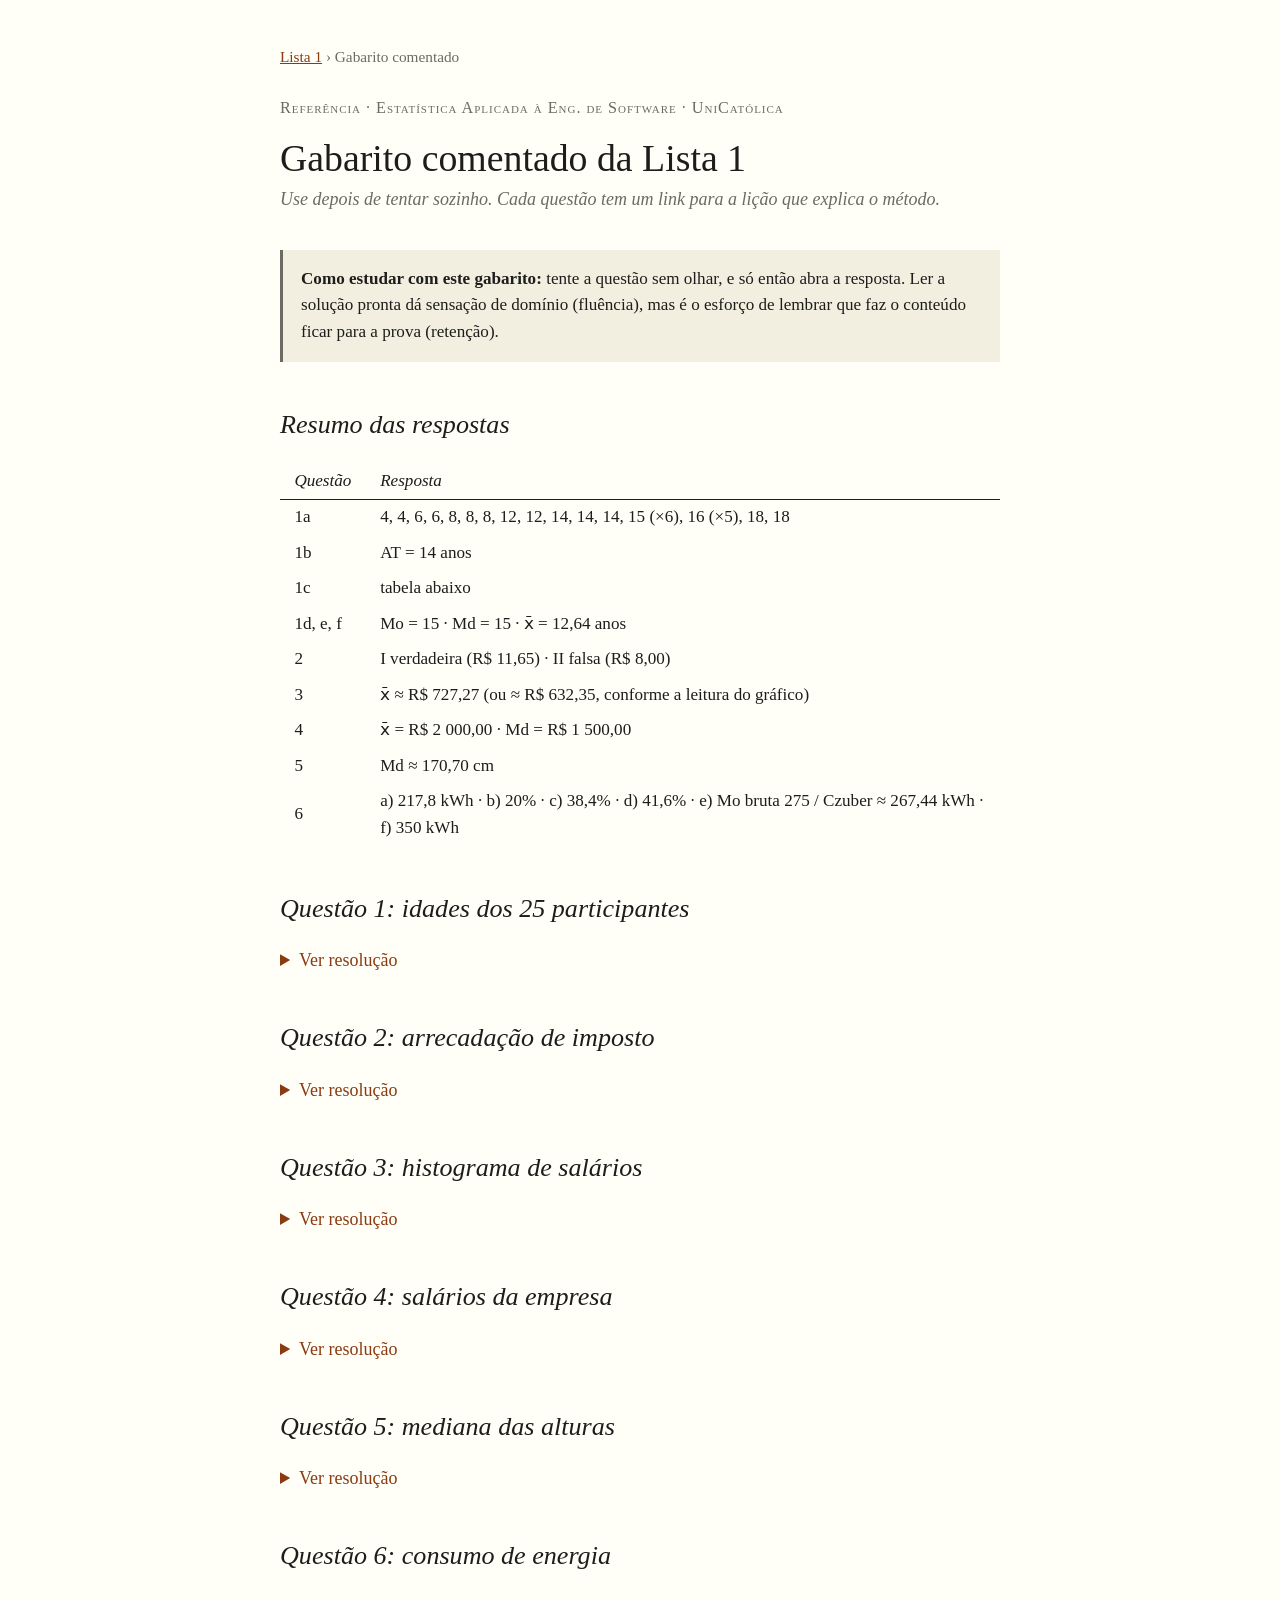
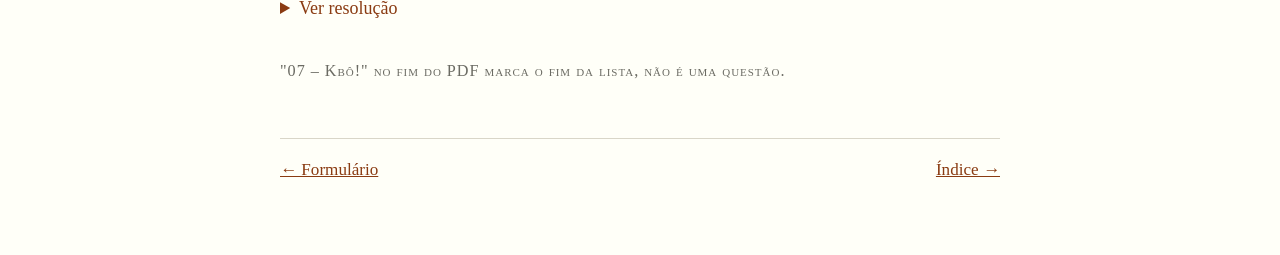
<file: reference/gabarito-lista-1.html>
<!doctype html>
<html lang="pt-BR">
<head>
<meta charset="utf-8">
<meta name="viewport" content="width=device-width, initial-scale=1">
<title>Gabarito — Lista 1</title>
<link rel="stylesheet" href="../assets/style.css">
</head>
<body>
<main>
<nav class="crumbs"><a href="../index.html">Lista 1</a> › Gabarito comentado</nav>

<p class="kicker">Referência · Estatística Aplicada à Eng. de Software · UniCatólica</p>
<h1>Gabarito comentado da Lista 1</h1>
<p class="subtitle">Use depois de tentar sozinho. Cada questão tem um link para a lição que explica o método.</p>

<div class="note"><p><strong>Como estudar com este gabarito:</strong> tente a questão sem olhar, e só então abra a resposta. Ler a solução pronta dá sensação de domínio (fluência), mas é o esforço de lembrar que faz o conteúdo ficar para a prova (retenção).</p></div>

<h2>Resumo das respostas</h2>
<div class="table-wrap"><table>
  <tr><th>Questão</th><th style="text-align:left">Resposta</th></tr>
  <tr><td>1a</td><td style="text-align:left">4, 4, 6, 6, 8, 8, 8, 12, 12, 14, 14, 14, 15 (×6), 16 (×5), 18, 18</td></tr>
  <tr><td>1b</td><td style="text-align:left">AT = 14 anos</td></tr>
  <tr><td>1c</td><td style="text-align:left">tabela abaixo</td></tr>
  <tr><td>1d, e, f</td><td style="text-align:left">Mo = 15 · Md = 15 · x̄ = 12,64 anos</td></tr>
  <tr><td>2</td><td style="text-align:left">I verdadeira (R$ 11,65) · II falsa (R$ 8,00)</td></tr>
  <tr><td>3</td><td style="text-align:left">x̄ ≈ R$ 727,27 (ou ≈ R$ 632,35, conforme a leitura do gráfico)</td></tr>
  <tr><td>4</td><td style="text-align:left">x̄ = R$ 2 000,00 · Md = R$ 1 500,00</td></tr>
  <tr><td>5</td><td style="text-align:left">Md ≈ 170,70 cm</td></tr>
  <tr><td>6</td><td style="text-align:left">a) 217,8 kWh · b) 20% · c) 38,4% · d) 41,6% · e) Mo bruta 275 / Czuber ≈ 267,44 kWh · f) 350 kWh</td></tr>
</table></div>

<h2>Questão 1: idades dos 25 participantes</h2>
<details><summary>Ver resolução</summary>
<p><strong>a) Rol:</strong> 4, 4, 6, 6, 8, 8, 8, 12, 12, 14, 14, 14, 15, 15, 15, 15, 15, 15, 16, 16, 16, 16, 16, 18, 18.</p>
<p><strong>b) Amplitude:</strong> 18 − 4 = 14 anos.</p>
<p><strong>c) Distribuição de frequências:</strong></p>
<div class="table-wrap"><table>
  <tr><th>xᵢ</th><th>fᵢ</th><th>frᵢ</th><th>fr%</th><th>Fᵢ</th><th>Frᵢ</th></tr>
  <tr><td>4</td><td>2</td><td>0,08</td><td>8%</td><td>2</td><td>0,08</td></tr>
  <tr><td>6</td><td>2</td><td>0,08</td><td>8%</td><td>4</td><td>0,16</td></tr>
  <tr><td>8</td><td>3</td><td>0,12</td><td>12%</td><td>7</td><td>0,28</td></tr>
  <tr><td>12</td><td>2</td><td>0,08</td><td>8%</td><td>9</td><td>0,36</td></tr>
  <tr><td>14</td><td>3</td><td>0,12</td><td>12%</td><td>12</td><td>0,48</td></tr>
  <tr><td>15</td><td>6</td><td>0,24</td><td>24%</td><td>18</td><td>0,72</td></tr>
  <tr><td>16</td><td>5</td><td>0,20</td><td>20%</td><td>23</td><td>0,92</td></tr>
  <tr><td>18</td><td>2</td><td>0,08</td><td>8%</td><td>25</td><td>1,00</td></tr>
  <tr class="total"><td>Σ</td><td>25</td><td>1,00</td><td>100%</td><td>—</td><td>—</td></tr>
</table></div>
<p>A tabela em branco do PDF tem 5 linhas. Se o professor quiser os dados em 5 classes (h ≈ 3): 4 ├ 7: 4 · 7 ├ 10: 3 · 10 ├ 13: 2 · 13 ├ 16: 9 · 16 ├ 19: 7.</p>
<p><strong>d) Moda:</strong> 15 (fᵢ = 6, a maior).</p>
<p><strong>e) Mediana:</strong> posição (25 + 1)/2 = 13ª; Fᵢ(14) = 12 e Fᵢ(15) = 18, então Md = 15.</p>
<p><strong>f) Média:</strong> Σxᵢfᵢ = 316; 316 ÷ 25 = 12,64 anos.</p>
<p>Método: <a href="../lessons/0001-rol-e-tabela-de-frequencias.html">Lição 1</a> e <a href="../lessons/0002-media-mediana-moda.html">Lição 2</a>.</p>
</details>

<h2>Questão 2: arrecadação de imposto</h2>
<details><summary>Ver resolução</summary>
<p><strong>I, verdadeira.</strong> A tabela dá o valor total real: 4 800 + 4 500 + 2 000 + 350 = 11 650, para 600 + 310 + 80 + 10 = 1 000 contribuintes. Média = 11 650 ÷ 1 000 = R$ 11,65. (Pelos pontos médios daria R$ 10,00, uma estimativa pior e desnecessária, já que o valor real está na tabela.)</p>
<p><strong>II, falsa.</strong> Média da classe 1 = 4 800 ÷ 600 = R$ 8,00, que não é menor que R$ 6,00.</p>
<p>Apenas a afirmativa I é correta. Método: <a href="../lessons/0003-media-de-dados-agrupados.html">Lição 3</a>.</p>
</details>

<h2>Questão 3: histograma de salários</h2>
<details><summary>Ver resolução</summary>
<p>Classes de largura 500, com alturas 10, 4, 2, 2, 2 (n = 22) e pontos médios 250, 750, 1 250, 1 750, 2 250.</p>
<p>Σxᵢfᵢ = 2 500 + 3 000 + 2 500 + 3 500 + 4 500 = 16 000, e x̄ ≈ 16 000 ÷ 22 ≈ <strong>R$ 727,27</strong>.</p>
<p><strong>Ressalva:</strong> o eixo vertical está fora de escala. As três últimas barras foram lidas na marca "2". Lendo-as com altura 1 (n = 17), a média é 10 750 ÷ 17 ≈ R$ 632,35. Confirme com o professor qual leitura ele espera.</p>
<p>Método: <a href="../lessons/0003-media-de-dados-agrupados.html">Lição 3</a>.</p>
</details>

<h2>Questão 4: salários da empresa</h2>
<details><summary>Ver resolução</summary>
<p><strong>Média:</strong> 500·10 + 1 000·5 + 1 500·1 + 2 000·10 + 5 000·4 + 10 500·1 = 62 000; 62 000 ÷ 31 = <strong>R$ 2 000,00</strong>.</p>
<p><strong>Mediana:</strong> posição (31 + 1)/2 = 16ª; Fᵢ acumulado 10, 15, 16…, logo Md = <strong>R$ 1 500,00</strong>.</p>
<p>A média é maior que a mediana porque poucos salários altos (R$ 5 000 e R$ 10 500) a puxam para cima.</p>
<p>Método: <a href="../lessons/0002-media-mediana-moda.html">Lição 2</a>.</p>
</details>

<h2>Questão 5: mediana das alturas</h2>
<details><summary>Ver resolução</summary>
<p>n/2 = 50. Fᵢ: 4, 8, 19, 52, então a classe mediana é 166 ├ 171.</p>
<p>Md = 166 + (50 − 19)/33 · 5 = 166 + 4,70 ≈ <strong>170,70 cm</strong>.</p>
<p>Método: <a href="../lessons/0004-mediana-e-moda-em-classes.html">Lição 4</a>.</p>
</details>

<h2>Questão 6: consumo de energia</h2>
<details><summary>Ver resolução</summary>
<p><strong>a)</strong> Pontos médios 25, 75, …, 325; Σxᵢfᵢ = 54 450; x̄ ≈ 54 450 ÷ 250 = <strong>217,8 kWh</strong>.</p>
<p><strong>b)</strong> Classe 200 ├ 250: 50 ÷ 250 = <strong>20%</strong>.</p>
<p><strong>c)</strong> Menos de 200: 2 + 15 + 32 + 47 = 96; 96 ÷ 250 = <strong>38,4%</strong>.</p>
<p><strong>d)</strong> 250 ou mais: 80 + 24 = 104; 104 ÷ 250 = <strong>41,6%</strong>.</p>
<p><strong>e)</strong> Classe modal 250 ├ 300. Moda bruta = <strong>275 kWh</strong>. Czuber: d₁ = 30, d₂ = 56, Mo = 250 + 30/86 · 50 ≈ <strong>267,44 kWh</strong>.</p>
<p><strong>f)</strong> AT = 350 − 0 = <strong>350 kWh</strong>.</p>
<p>Método: <a href="../lessons/0003-media-de-dados-agrupados.html">Lição 3</a> (a) e <a href="../lessons/0004-mediana-e-moda-em-classes.html">Lição 4</a> (b–f).</p>
</details>

<p class="kicker" style="margin-top:2rem">"07 – Kbô!" no fim do PDF marca o fim da lista, não é uma questão.</p>

<nav class="lesson-nav">
  <a href="formulario.html">← Formulário</a>
  <a href="../index.html">Índice →</a>
</nav>
</main>
<script src="../assets/print-details.js"></script>
</body>
</html>
</file>
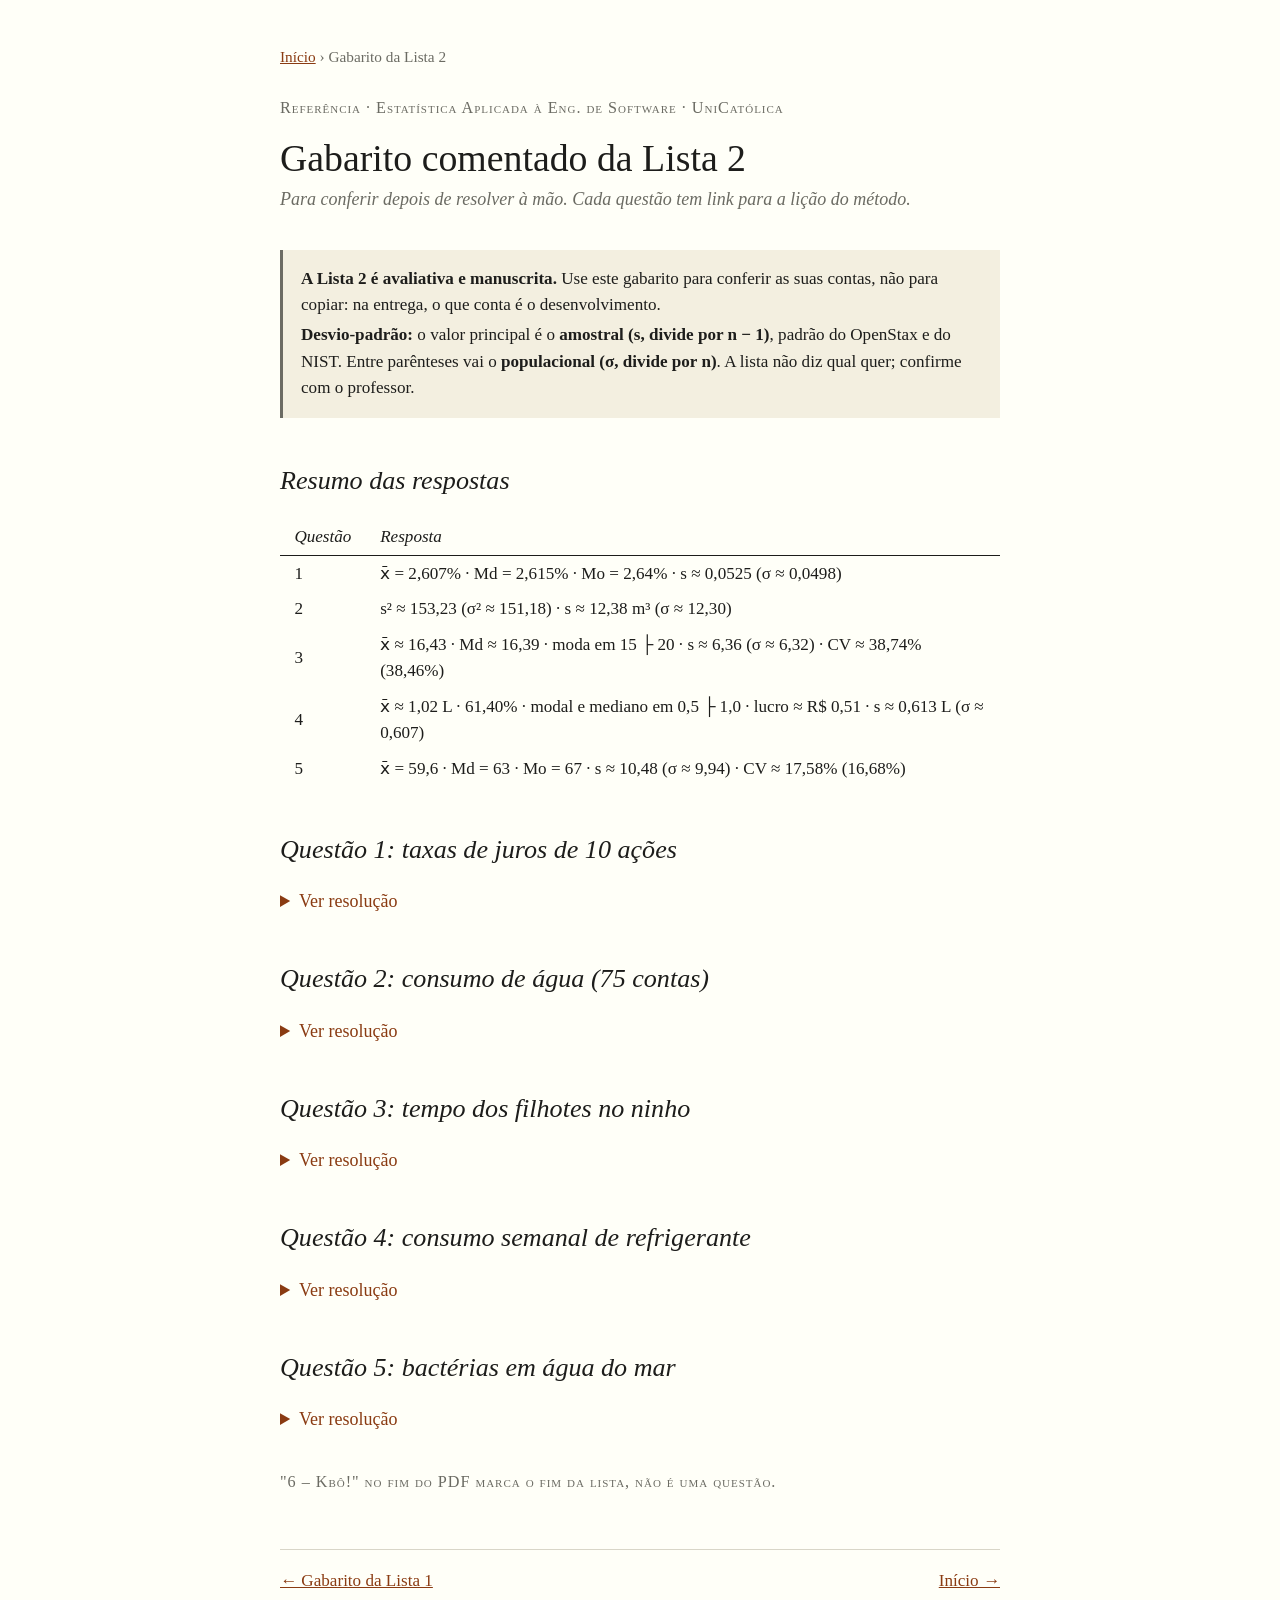
<file: reference/gabarito-lista-2.html>
<!doctype html>
<html lang="pt-BR">
<head>
<meta charset="utf-8">
<meta name="viewport" content="width=device-width, initial-scale=1">
<title>Gabarito — Lista 2</title>
<link rel="stylesheet" href="../assets/style.css">
</head>
<body>
<main>
<nav class="crumbs"><a href="../index.html">Início</a> › Gabarito da Lista 2</nav>

<p class="kicker">Referência · Estatística Aplicada à Eng. de Software · UniCatólica</p>
<h1>Gabarito comentado da Lista 2</h1>
<p class="subtitle">Para conferir <em>depois</em> de resolver à mão. Cada questão tem link para a lição do método.</p>

<div class="note">
  <p><strong>A Lista 2 é avaliativa e manuscrita.</strong> Use este gabarito para conferir as suas contas, não para copiar: na entrega, o que conta é o desenvolvimento.</p>
  <p><strong>Desvio-padrão:</strong> o valor principal é o <strong>amostral (s, divide por n − 1)</strong>, padrão do OpenStax e do NIST. Entre parênteses vai o <strong>populacional (σ, divide por n)</strong>. A lista não diz qual quer; confirme com o professor.</p>
</div>

<h2>Resumo das respostas</h2>
<div class="table-wrap"><table>
  <tr><th>Questão</th><th style="text-align:left">Resposta</th></tr>
  <tr><td>1</td><td style="text-align:left">x̄ = 2,607% · Md = 2,615% · Mo = 2,64% · s ≈ 0,0525 (σ ≈ 0,0498)</td></tr>
  <tr><td>2</td><td style="text-align:left">s² ≈ 153,23 (σ² ≈ 151,18) · s ≈ 12,38 m³ (σ ≈ 12,30)</td></tr>
  <tr><td>3</td><td style="text-align:left">x̄ ≈ 16,43 · Md ≈ 16,39 · moda em 15 ├ 20 · s ≈ 6,36 (σ ≈ 6,32) · CV ≈ 38,74% (38,46%)</td></tr>
  <tr><td>4</td><td style="text-align:left">x̄ ≈ 1,02 L · 61,40% · modal e mediano em 0,5 ├ 1,0 · lucro ≈ R$ 0,51 · s ≈ 0,613 L (σ ≈ 0,607)</td></tr>
  <tr><td>5</td><td style="text-align:left">x̄ = 59,6 · Md = 63 · Mo = 67 · s ≈ 10,48 (σ ≈ 9,94) · CV ≈ 17,58% (16,68%)</td></tr>
</table></div>

<h2>Questão 1: taxas de juros de 10 ações</h2>
<details><summary>Ver resolução</summary>
<p><strong>Rol:</strong> 2,50 · 2,55 · 2,59 · 2,60 · <strong>2,61 · 2,62</strong> · 2,63 · 2,64 · 2,64 · 2,69</p>
<p><strong>a) Média:</strong> Σx = 26,07; x̄ = 26,07 ÷ 10 = <strong>2,607%</strong>.</p>
<p><strong>b) Mediana:</strong> n = 10 é par; média do 5º e do 6º: (2,61 + 2,62) ÷ 2 = <strong>2,615%</strong>.</p>
<p><strong>c) Moda:</strong> 2,64% (aparece duas vezes; todas as outras, uma).</p>
<p><strong>d) Desvio-padrão:</strong> Σx² = 67,9893, então SQ = 67,9893 − 26,07²/10 = 0,02481.</p>
<p>s² = 0,02481 ÷ 9 ≈ 0,002757 e <strong>s ≈ 0,0525</strong> ponto percentual (σ² = 0,002481; σ ≈ 0,0498).</p>
<p>Método: <a href="../lessons/0005-variancia-e-desvio-padrao.html">Lição 5</a>.</p>
</details>

<h2>Questão 2: consumo de água (75 contas)</h2>
<details><summary>Ver resolução</summary>
<div class="table-wrap"><table>
  <tr><th>Classe (m³)</th><th>xᵢ</th><th>fᵢ</th><th>xᵢfᵢ</th><th>xᵢ²fᵢ</th></tr>
  <tr><td>0 ├ 10</td><td>5</td><td>2</td><td>10</td><td>50</td></tr>
  <tr><td>10 ├ 20</td><td>15</td><td>27</td><td>405</td><td>6 075</td></tr>
  <tr><td>20 ├ 30</td><td>25</td><td>19</td><td>475</td><td>11 875</td></tr>
  <tr><td>30 ├ 40</td><td>35</td><td>16</td><td>560</td><td>19 600</td></tr>
  <tr><td>40 ├ 50</td><td>45</td><td>7</td><td>315</td><td>14 175</td></tr>
  <tr><td>50 ├ 60</td><td>55</td><td>4</td><td>220</td><td>12 100</td></tr>
  <tr class="total"><td>Σ</td><td></td><td>75</td><td>1 985</td><td>63 875</td></tr>
</table></div>
<p>x̄ = 1 985 ÷ 75 ≈ 26,47 m³ · SQ = 63 875 − 1 985²/75 ≈ 11 338,67.</p>
<p><strong>Variância:</strong> s² = 11 338,67 ÷ 74 ≈ <strong>153,23 (m³)²</strong> (σ² = 11 338,67 ÷ 75 ≈ 151,18).</p>
<p><strong>Desvio-padrão:</strong> s ≈ <strong>12,38 m³</strong> (σ ≈ 12,30).</p>
<p>O enunciado diz "variância absoluta": é a variância comum (em unidade ao quadrado), em oposição a medidas <em>relativas</em> como o CV. Se quiser incluir, CV ≈ 12,38 ÷ 26,47 ≈ 46,77%.</p>
<p>Método: <a href="../lessons/0006-dispersao-em-classes.html">Lição 6</a>.</p>
</details>

<h2>Questão 3: tempo dos filhotes no ninho</h2>
<details><summary>Ver resolução</summary>
<div class="table-wrap"><table>
  <tr><th>Classe (dias)</th><th>xᵢ</th><th>fᵢ</th><th>Fᵢ</th><th>xᵢfᵢ</th><th>xᵢ²fᵢ</th></tr>
  <tr><td>5 ├ 10</td><td>7,5</td><td>14</td><td>14</td><td>105</td><td>787,5</td></tr>
  <tr><td>10 ├ 15</td><td>12,5</td><td>16</td><td>30</td><td>200</td><td>2 500</td></tr>
  <tr class="hl"><td>15 ├ 20</td><td>17,5</td><td>18</td><td>48</td><td>315</td><td>5 512,5</td></tr>
  <tr><td>20 ├ 25</td><td>22,5</td><td>15</td><td>63</td><td>337,5</td><td>7 593,75</td></tr>
  <tr><td>25 ├ 30</td><td>27,5</td><td>7</td><td>70</td><td>192,5</td><td>5 293,75</td></tr>
  <tr class="total"><td>Σ</td><td></td><td>70</td><td>—</td><td>1 150</td><td>21 687,5</td></tr>
</table></div>
<p><strong>a) Média:</strong> 1 150 ÷ 70 ≈ <strong>16,43 dias</strong>.</p>
<p><strong>b) Mediana:</strong> n/2 = 35, na classe 15 ├ 20 (Fant = 30, fmd = 18). Md = 15 + (35 − 30)/18 · 5 ≈ <strong>16,39 dias</strong>.</p>
<p><strong>c) Classe modal:</strong> <strong>15 ├ 20</strong> (fᵢ = 18). Se pedirem o valor: moda bruta 17,5; Czuber = 15 + 2/(2 + 3) · 5 = 17 dias.</p>
<p><strong>d) Desvio-padrão:</strong> SQ = 21 687,5 − 1 150²/70 ≈ 2 794,64. s² ≈ 2 794,64 ÷ 69 ≈ 40,50, e <strong>s ≈ 6,36 dias</strong> (σ ≈ 6,32).</p>
<p><strong>e) CV:</strong> 6,36 ÷ 16,43 × 100 ≈ <strong>38,74%</strong> (com σ: 38,46%).</p>
<p>Método: <a href="../lessons/0003-media-de-dados-agrupados.html">Lição 3</a> (a), <a href="../lessons/0004-mediana-e-moda-em-classes.html">Lição 4</a> (b, c), <a href="../lessons/0006-dispersao-em-classes.html">Lição 6</a> (d), <a href="../lessons/0007-coeficiente-de-variacao.html">Lição 7</a> (e).</p>
</details>

<h2>Questão 4: consumo semanal de refrigerante</h2>
<details><summary>Ver resolução</summary>
<div class="table-wrap"><table>
  <tr><th>Classe (L)</th><th>xᵢ</th><th>fᵢ</th><th>Fᵢ</th><th>xᵢfᵢ</th><th>xᵢ²fᵢ</th></tr>
  <tr><td>0,0 ├ 0,5</td><td>0,25</td><td>10</td><td>10</td><td>2,50</td><td>0,625</td></tr>
  <tr class="hl"><td>0,5 ├ 1,0</td><td>0,75</td><td>25</td><td>35</td><td>18,75</td><td>14,0625</td></tr>
  <tr><td>1,0 ├ 1,5</td><td>1,25</td><td>9</td><td>44</td><td>11,25</td><td>14,0625</td></tr>
  <tr><td>1,5 ├ 2,0</td><td>1,75</td><td>7</td><td>51</td><td>12,25</td><td>21,4375</td></tr>
  <tr><td>2,0 ├ 2,5</td><td>2,25</td><td>6</td><td>57</td><td>13,50</td><td>30,375</td></tr>
  <tr class="total"><td>Σ</td><td></td><td>57</td><td>—</td><td>58,25</td><td>80,5625</td></tr>
</table></div>
<p><strong>a) Consumo médio:</strong> 58,25 ÷ 57 ≈ <strong>1,02 L</strong> por pessoa por semana.</p>
<p><strong>b) Menos de 1 litro:</strong> (10 + 25) ÷ 57 ≈ <strong>61,40%</strong>.</p>
<p><strong>c) Classe modal:</strong> <strong>0,5 ├ 1,0</strong> (maior fᵢ, 25). <strong>Classe mediana:</strong> posição 57/2 = 28,5, e o Fᵢ passa de 10 para 35 em <strong>0,5 ├ 1,0</strong>. (Valores, se pedirem: Md = 0,5 + (28,5 − 10)/25 · 0,5 = 0,87 L; Czuber = 0,5 + 15/(15 + 16) · 0,5 ≈ 0,74 L.)</p>
<p><strong>d) Lucro médio:</strong> 0,50 × 1,022 ≈ <strong>R$ 0,51</strong> por pessoa por semana (a média é multiplicada pela constante).</p>
<p><strong>e) Desvio-padrão:</strong> SQ = 80,5625 − 58,25²/57 ≈ 21,035. s² ≈ 21,035 ÷ 56 ≈ 0,3756, e <strong>s ≈ 0,613 L</strong> (σ ≈ 0,607).</p>
<p>Método: <a href="../lessons/0003-media-de-dados-agrupados.html">Lição 3</a>, <a href="../lessons/0004-mediana-e-moda-em-classes.html">Lição 4</a>, <a href="../lessons/0006-dispersao-em-classes.html">Lição 6</a> e <a href="../lessons/0007-coeficiente-de-variacao.html">Lição 7</a>.</p>
</details>

<h2>Questão 5: bactérias em água do mar</h2>
<details><summary>Ver resolução</summary>
<p><strong>Rol:</strong> 40 · 49 · 52 · 54 · <strong>59 · 67</strong> · 67 · 67 · 70 · 71</p>
<p><strong>a)</strong> x̄ = 596 ÷ 10 = <strong>59,6</strong> · Md = (59 + 67) ÷ 2 = <strong>63</strong> · Mo = <strong>67</strong> (três vezes).</p>
<p><strong>b)</strong> Σ(xᵢ − x̄)² = 988,4. É uma amostra, então s² = 988,4 ÷ 9 ≈ 109,82 e <strong>s ≈ 10,48</strong> bactérias/100 mL (σ ≈ 9,94).</p>
<p><strong>c)</strong> CV = 10,48 ÷ 59,6 × 100 ≈ <strong>17,58%</strong> (com σ: 16,68%).</p>
<p>A tabela completa de desvios está na <a href="../lessons/0005-variancia-e-desvio-padrao.html">Lição 5</a>; CV na <a href="../lessons/0007-coeficiente-de-variacao.html">Lição 7</a>.</p>
</details>

<p class="kicker" style="margin-top:2rem">"6 – Kbô!" no fim do PDF marca o fim da lista, não é uma questão.</p>

<nav class="lesson-nav">
  <a href="gabarito-lista-1.html">← Gabarito da Lista 1</a>
  <a href="../index.html">Início →</a>
</nav>
</main>
<script src="../assets/print-details.js"></script>
</body>
</html>
</file>
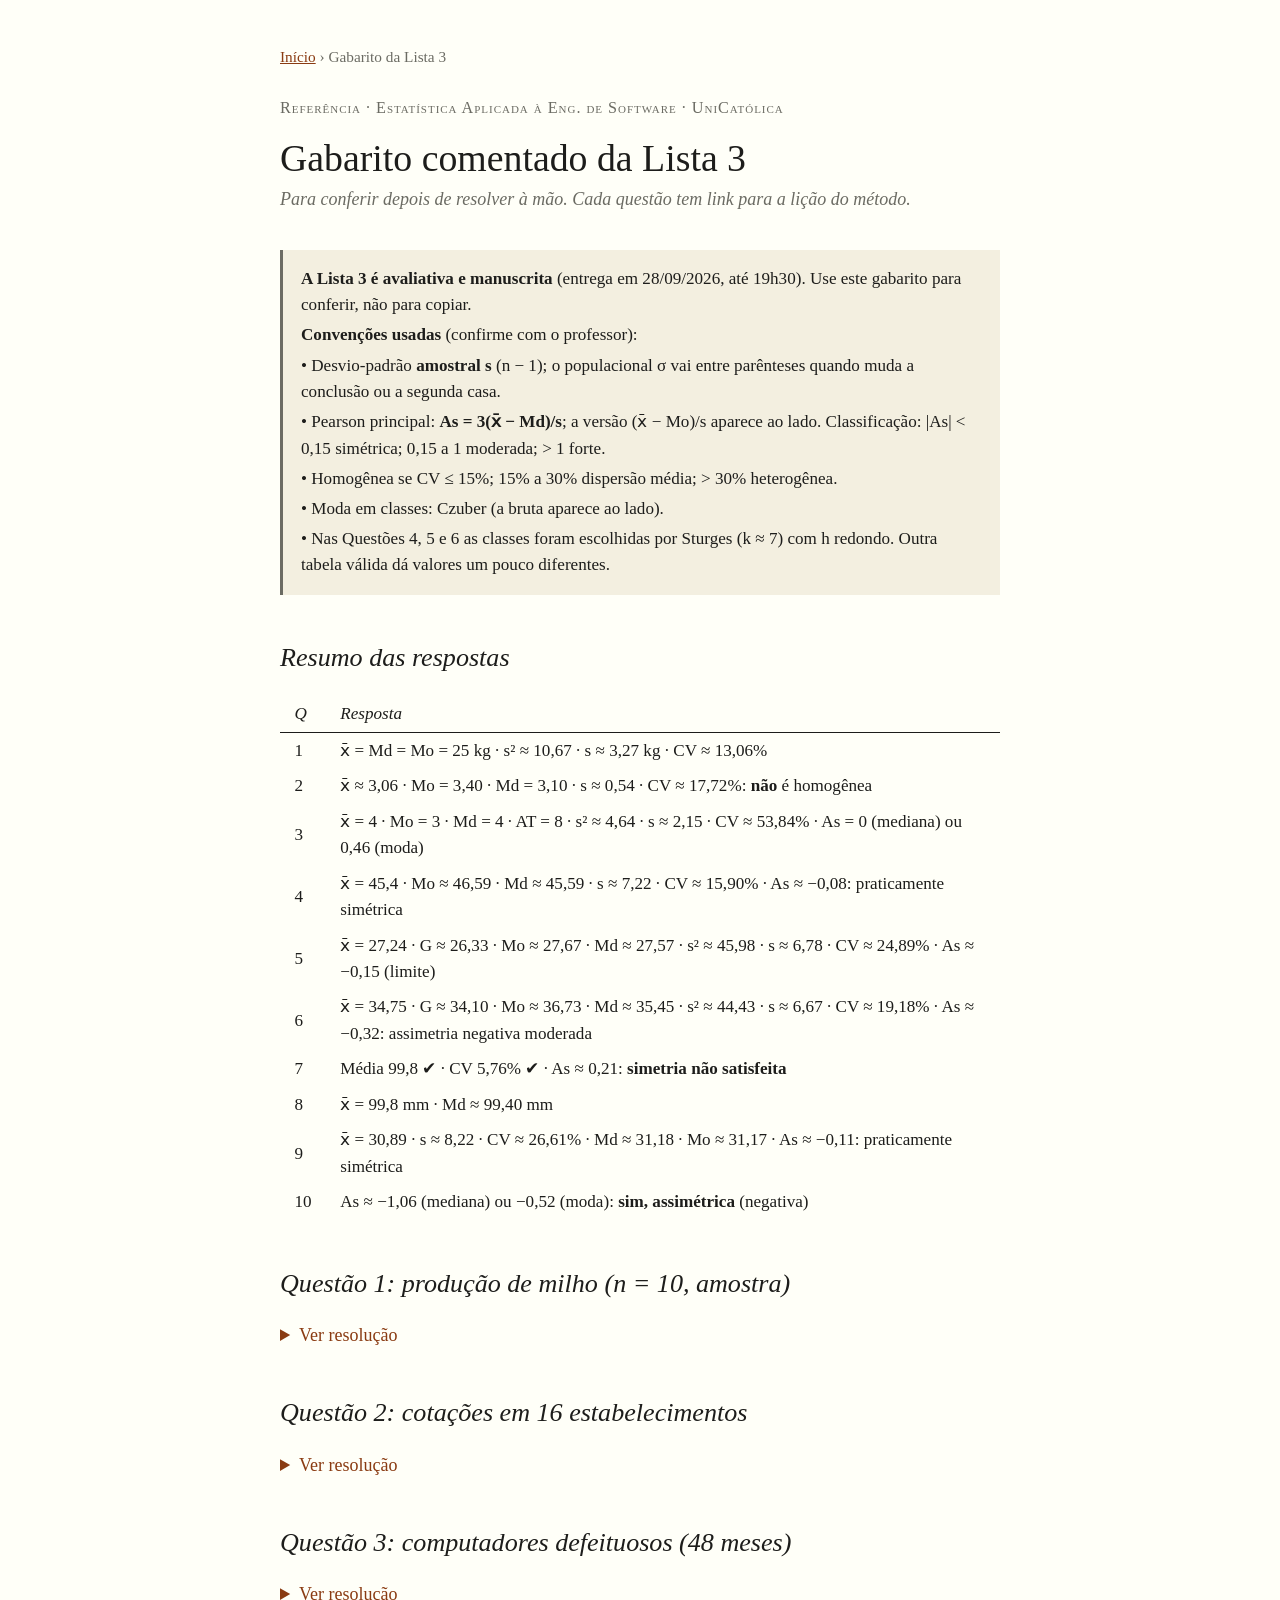
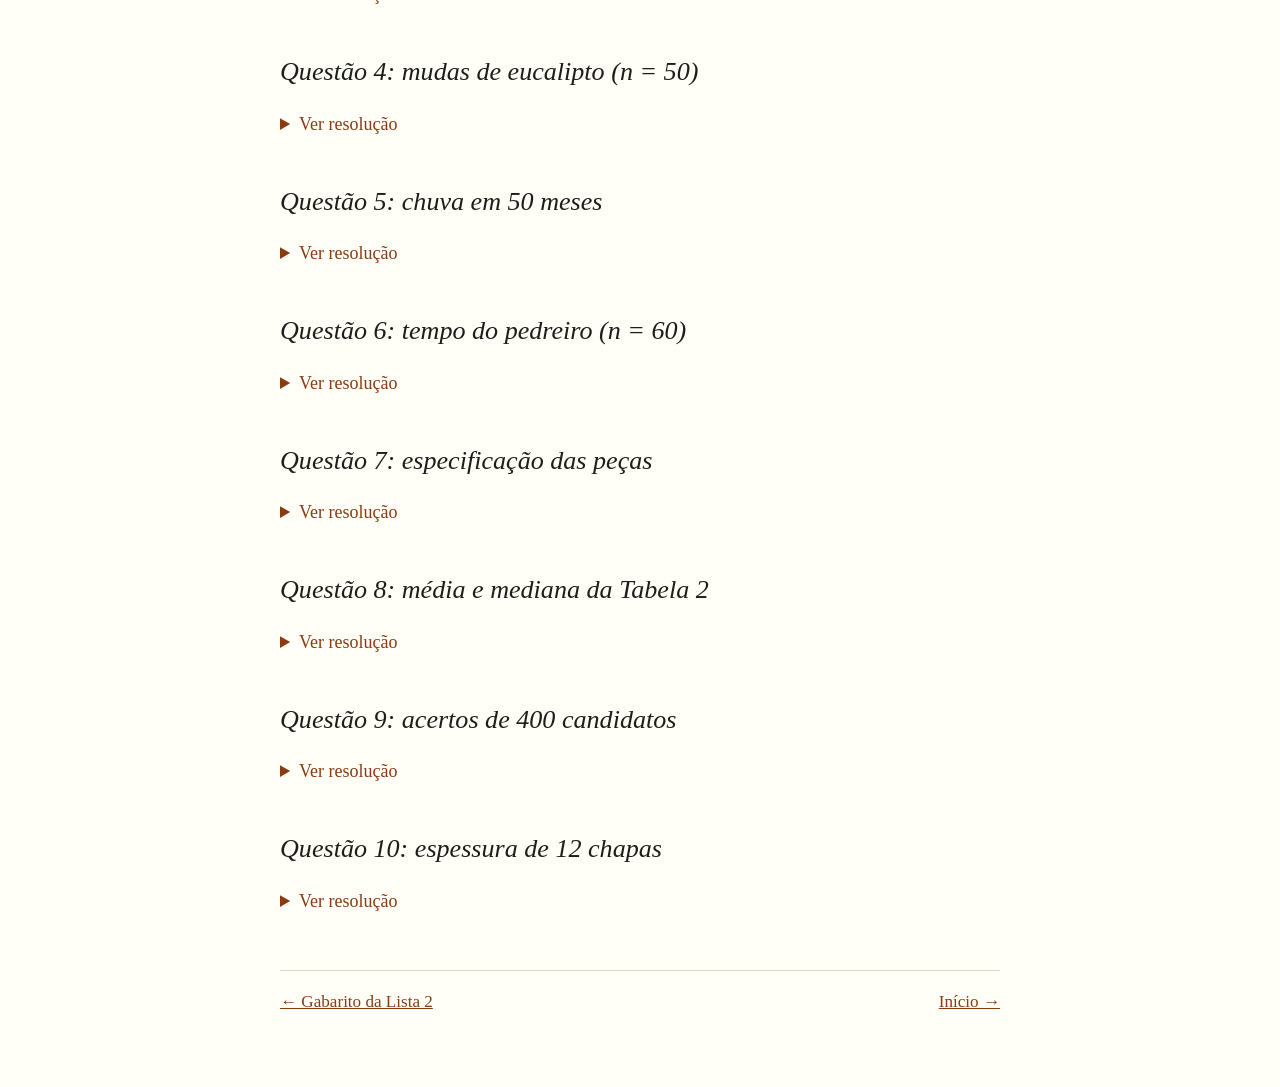
<file: reference/gabarito-lista-3.html>
<!doctype html>
<html lang="pt-BR">
<head>
<meta charset="utf-8">
<meta name="viewport" content="width=device-width, initial-scale=1">
<title>Gabarito — Lista 3</title>
<link rel="stylesheet" href="../assets/style.css">
</head>
<body>
<main>
<nav class="crumbs"><a href="../index.html">Início</a> › Gabarito da Lista 3</nav>

<p class="kicker">Referência · Estatística Aplicada à Eng. de Software · UniCatólica</p>
<h1>Gabarito comentado da Lista 3</h1>
<p class="subtitle">Para conferir <em>depois</em> de resolver à mão. Cada questão tem link para a lição do método.</p>

<div class="note">
  <p><strong>A Lista 3 é avaliativa e manuscrita</strong> (entrega em 28/09/2026, até 19h30). Use este gabarito para conferir, não para copiar.</p>
  <p><strong>Convenções usadas</strong> (confirme com o professor):</p>
  <p>• Desvio-padrão <strong>amostral s</strong> (n − 1); o populacional σ vai entre parênteses quando muda a conclusão ou a segunda casa.</p>
  <p>• Pearson principal: <strong>As = 3(x̄ − Md)/s</strong>; a versão (x̄ − Mo)/s aparece ao lado. Classificação: |As| &lt; 0,15 simétrica; 0,15 a 1 moderada; &gt; 1 forte.</p>
  <p>• Homogênea se CV ≤ 15%; 15% a 30% dispersão média; &gt; 30% heterogênea.</p>
  <p>• Moda em classes: Czuber (a bruta aparece ao lado).</p>
  <p>• Nas Questões 4, 5 e 6 as classes foram escolhidas por Sturges (k ≈ 7) com h redondo. Outra tabela válida dá valores um pouco diferentes.</p>
</div>

<h2>Resumo das respostas</h2>
<div class="table-wrap"><table>
  <tr><th>Q</th><th style="text-align:left">Resposta</th></tr>
  <tr><td>1</td><td style="text-align:left">x̄ = Md = Mo = 25 kg · s² ≈ 10,67 · s ≈ 3,27 kg · CV ≈ 13,06%</td></tr>
  <tr><td>2</td><td style="text-align:left">x̄ ≈ 3,06 · Mo = 3,40 · Md = 3,10 · s ≈ 0,54 · CV ≈ 17,72%: <strong>não</strong> é homogênea</td></tr>
  <tr><td>3</td><td style="text-align:left">x̄ = 4 · Mo = 3 · Md = 4 · AT = 8 · s² ≈ 4,64 · s ≈ 2,15 · CV ≈ 53,84% · As = 0 (mediana) ou 0,46 (moda)</td></tr>
  <tr><td>4</td><td style="text-align:left">x̄ = 45,4 · Mo ≈ 46,59 · Md ≈ 45,59 · s ≈ 7,22 · CV ≈ 15,90% · As ≈ −0,08: praticamente simétrica</td></tr>
  <tr><td>5</td><td style="text-align:left">x̄ = 27,24 · G ≈ 26,33 · Mo ≈ 27,67 · Md ≈ 27,57 · s² ≈ 45,98 · s ≈ 6,78 · CV ≈ 24,89% · As ≈ −0,15 (limite)</td></tr>
  <tr><td>6</td><td style="text-align:left">x̄ = 34,75 · G ≈ 34,10 · Mo ≈ 36,73 · Md ≈ 35,45 · s² ≈ 44,43 · s ≈ 6,67 · CV ≈ 19,18% · As ≈ −0,32: assimetria negativa moderada</td></tr>
  <tr><td>7</td><td style="text-align:left">Média 99,8 ✔ · CV 5,76% ✔ · As ≈ 0,21: <strong>simetria não satisfeita</strong></td></tr>
  <tr><td>8</td><td style="text-align:left">x̄ = 99,8 mm · Md ≈ 99,40 mm</td></tr>
  <tr><td>9</td><td style="text-align:left">x̄ = 30,89 · s ≈ 8,22 · CV ≈ 26,61% · Md ≈ 31,18 · Mo ≈ 31,17 · As ≈ −0,11: praticamente simétrica</td></tr>
  <tr><td>10</td><td style="text-align:left">As ≈ −1,06 (mediana) ou −0,52 (moda): <strong>sim, assimétrica</strong> (negativa)</td></tr>
</table></div>

<h2>Questão 1: produção de milho (n = 10, amostra)</h2>
<details><summary>Ver resolução</summary>
<p><strong>Rol:</strong> 20 · 21 · 23 · 24 · <strong>25 · 25</strong> · 26 · 27 · 28 · 31</p>
<p><strong>a)</strong> x̄ = 250 ÷ 10 = <strong>25 kg</strong> · Md = (25 + 25)/2 = <strong>25 kg</strong> · Mo = <strong>25 kg</strong>.</p>
<p><strong>b)</strong> Desvios ao quadrado: 25, 16, 4, 1, 0, 0, 1, 4, 9, 36, com soma SQ = 96. s² = 96 ÷ 9 ≈ <strong>10,67 kg²</strong> e s ≈ <strong>3,27 kg</strong> (σ² = 9,6; σ ≈ 3,10).</p>
<p><strong>c)</strong> CV = 3,27 ÷ 25 × 100 ≈ <strong>13,06%</strong>: baixa dispersão (homogênea).</p>
<p>Método: <a href="../lessons/0005-variancia-e-desvio-padrao.html">Lição 5</a> e <a href="../lessons/0007-coeficiente-de-variacao.html">Lição 7</a>.</p>
</details>

<h2>Questão 2: cotações em 16 estabelecimentos</h2>
<details><summary>Ver resolução</summary>
<p><strong>Rol:</strong> 2,00 · 2,30 · 2,50 · 2,60 · 2,70 · 2,90 · 2,90 · <strong>3,00 · 3,20</strong> · 3,40 · 3,40 · 3,40 · 3,40 · 3,70 · 3,70 · 3,90</p>
<p>x̄ = 49,00 ÷ 16 ≈ <strong>R$ 3,06</strong> · Mo = <strong>R$ 3,40</strong> (4 vezes) · Md = (3,00 + 3,20)/2 = <strong>R$ 3,10</strong>.</p>
<p>Σx² = 154,48, então SQ = 154,48 − 49²/16 = 4,4175. s² ≈ 0,2945 e s ≈ <strong>R$ 0,54</strong> (σ ≈ 0,53).</p>
<p>CV = 0,543 ÷ 3,0625 × 100 ≈ <strong>17,72%</strong>.</p>
<p><strong>Homogênea?</strong> Não: CV &gt; 15% indica dispersão média, e a distribuição não é considerada homogênea pela convenção adotada.</p>
<p>Método: <a href="../lessons/0010-homogeneidade-e-assimetria.html">Lição 10</a>.</p>
</details>

<h2>Questão 3: computadores defeituosos (48 meses)</h2>
<details><summary>Ver resolução</summary>
<div class="table-wrap"><table>
  <tr><th>xᵢ</th><th>fᵢ</th><th>Fᵢ</th><th>xᵢfᵢ</th><th>xᵢ²fᵢ</th></tr>
  <tr><td>1</td><td>5</td><td>5</td><td>5</td><td>5</td></tr>
  <tr><td>2</td><td>8</td><td>13</td><td>16</td><td>32</td></tr>
  <tr class="hl"><td>3</td><td>10</td><td>23</td><td>30</td><td>90</td></tr>
  <tr class="hl"><td>4</td><td>8</td><td>31</td><td>32</td><td>128</td></tr>
  <tr><td>5</td><td>6</td><td>37</td><td>30</td><td>150</td></tr>
  <tr><td>6</td><td>4</td><td>41</td><td>24</td><td>144</td></tr>
  <tr><td>7</td><td>3</td><td>44</td><td>21</td><td>147</td></tr>
  <tr><td>8</td><td>2</td><td>46</td><td>16</td><td>128</td></tr>
  <tr><td>9</td><td>2</td><td>48</td><td>18</td><td>162</td></tr>
  <tr class="total"><td>Σ</td><td>48</td><td>—</td><td>192</td><td>986</td></tr>
</table></div>
<p>x̄ = 192 ÷ 48 = <strong>4</strong> · Mo = <strong>3</strong> (fᵢ = 10) · Md: n = 48 é par, e as posições 24 e 25 caem no valor 4 (Fᵢ vai de 23 a 31), então Md = <strong>4</strong> · AT = 9 − 1 = <strong>8</strong>.</p>
<p>SQ = 986 − 192²/48 = 218. s² = 218 ÷ 47 ≈ <strong>4,64</strong> e s ≈ <strong>2,15</strong> computadores (σ² ≈ 4,54; σ ≈ 2,13). CV ≈ <strong>53,84%</strong>: alta dispersão.</p>
<p><strong>Pearson:</strong> 3(x̄ − Md)/s = 3(4 − 4)/2,15 = <strong>0</strong>. Com a moda: (4 − 3)/2,15 ≈ <strong>0,46</strong>, assimetria positiva moderada.</p>
<p><strong>É simétrica?</strong> As duas fórmulas discordam. A distribuição tem pico em 3 e cauda longa à direita (até 9), o que indica <strong>assimetria positiva</strong>; a versão da mediana dá zero porque, em dados discretos, média e mediana coincidiram por acaso. Na resposta, apresente o coeficiente da fórmula que o professor adota e comente a cauda.</p>
<p>Método: <a href="../lessons/0010-homogeneidade-e-assimetria.html">Lição 10</a>.</p>
</details>

<h2>Questão 4: mudas de eucalipto (n = 50)</h2>
<details><summary>Ver resolução</summary>
<p>AT = 59 − 31 = 28. Sturges: k ≈ 6,6. Adotado h = 5 a partir de 30, com 6 classes (ver <a href="../lessons/0008-montando-classes-e-histograma.html">Lição 8</a>).</p>
<div class="table-wrap"><table>
  <tr><th>Classe (cm)</th><th>xᵢ</th><th>fᵢ</th><th>Fᵢ</th><th>xᵢfᵢ</th><th>xᵢ²fᵢ</th></tr>
  <tr><td>30 ├ 35</td><td>32,5</td><td>3</td><td>3</td><td>97,5</td><td>3 168,75</td></tr>
  <tr><td>35 ├ 40</td><td>37,5</td><td>10</td><td>13</td><td>375</td><td>14 062,5</td></tr>
  <tr><td>40 ├ 45</td><td>42,5</td><td>10</td><td>23</td><td>425</td><td>18 062,5</td></tr>
  <tr class="hl"><td>45 ├ 50</td><td>47,5</td><td>17</td><td>40</td><td>807,5</td><td>38 356,25</td></tr>
  <tr><td>50 ├ 55</td><td>52,5</td><td>2</td><td>42</td><td>105</td><td>5 512,5</td></tr>
  <tr><td>55 ├ 60</td><td>57,5</td><td>8</td><td>50</td><td>460</td><td>26 450</td></tr>
  <tr class="total"><td>Σ</td><td></td><td>50</td><td>—</td><td>2 270</td><td>105 612,5</td></tr>
</table></div>
<figure class="chart">
<svg class="hist" viewBox="0 0 560 300" role="img" aria-label="Histograma: Questão 4">
<line class="grid" x1="48" x2="544" y1="254.0" y2="254.0"/><text class="tick" x="42" y="258.0" text-anchor="end">0</text>
<line class="grid" x1="48" x2="544" y1="194.5" y2="194.5"/><text class="tick" x="42" y="198.5" text-anchor="end">5</text>
<line class="grid" x1="48" x2="544" y1="135.0" y2="135.0"/><text class="tick" x="42" y="139.0" text-anchor="end">10</text>
<line class="grid" x1="48" x2="544" y1="75.5" y2="75.5"/><text class="tick" x="42" y="79.5" text-anchor="end">15</text>
<line class="grid" x1="48" x2="544" y1="16.0" y2="16.0"/><text class="tick" x="42" y="20.0" text-anchor="end">20</text>
<rect x="48.0" y="218.3" width="82.7" height="35.7"/><text class="val" x="89.3" y="213.3" text-anchor="middle">3</text>
<rect x="130.7" y="135.0" width="82.7" height="119.0"/><text class="val" x="172.0" y="130.0" text-anchor="middle">10</text>
<rect x="213.3" y="135.0" width="82.7" height="119.0"/><text class="val" x="254.7" y="130.0" text-anchor="middle">10</text>
<rect x="296.0" y="51.7" width="82.7" height="202.3"/><text class="val" x="337.3" y="46.7" text-anchor="middle">17</text>
<rect x="378.7" y="230.2" width="82.7" height="23.8"/><text class="val" x="420.0" y="225.2" text-anchor="middle">2</text>
<rect x="461.3" y="158.8" width="82.7" height="95.2"/><text class="val" x="502.7" y="153.8" text-anchor="middle">8</text>
<text class="tick" x="48.0" y="270" text-anchor="middle">30</text>
<text class="tick" x="130.7" y="270" text-anchor="middle">35</text>
<text class="tick" x="213.3" y="270" text-anchor="middle">40</text>
<text class="tick" x="296.0" y="270" text-anchor="middle">45</text>
<text class="tick" x="378.7" y="270" text-anchor="middle">50</text>
<text class="tick" x="461.3" y="270" text-anchor="middle">55</text>
<text class="tick" x="544.0" y="270" text-anchor="middle">60</text>
<line class="axis" x1="48" x2="544" y1="254" y2="254"/>
<text class="lab" x="296.0" y="294" text-anchor="middle">Tamanho da muda (cm)</text>
<text class="lab" x="12" y="135.0" text-anchor="middle" transform="rotate(-90 12 135.0)">fᵢ</text>
</svg>
<figcaption>Histograma da Questão 4</figcaption>
</figure>
<p><strong>a)</strong> x̄ = 2 270 ÷ 50 = <strong>45,4 cm</strong>. Classe modal 45 ├ 50: Czuber = 45 + 7/(7 + 15) · 5 ≈ <strong>46,59 cm</strong> (bruta: 47,5). Md = 45 + (25 − 23)/17 · 5 ≈ <strong>45,59 cm</strong>.</p>
<p><strong>b)</strong> SQ = 105 612,5 − 2 270²/50 = 2 554,5. s² ≈ 52,13 e s ≈ <strong>7,22 cm</strong> (σ ≈ 7,15). CV ≈ <strong>15,90%</strong>.</p>
<p><strong>c)</strong> As = 3(45,4 − 45,59)/7,22 ≈ <strong>−0,08</strong>: |As| &lt; 0,15, <strong>praticamente simétrica</strong>. (Com a moda de Czuber: −0,16, levemente assimétrica à esquerda.)</p>
<p>Conferência pelos dados brutos: x̄ = 44,98, Md = 45 e Mo = 45, também simétrica.</p>
</details>

<h2>Questão 5: chuva em 50 meses</h2>
<details><summary>Ver resolução</summary>
<p>AT = 40,9 − 13,0 = 27,9. Sturges: k ≈ 6,6, arredondado para 7. h = 27,9/7 ≈ 3,99, arredondado para 4, a partir de 13.</p>
<div class="table-wrap"><table>
  <tr><th>Classe (mm)</th><th>xᵢ</th><th>fᵢ</th><th>Fᵢ</th><th>xᵢfᵢ</th><th>xᵢ²fᵢ</th><th>fᵢ log xᵢ</th></tr>
  <tr><td>13 ├ 17</td><td>15</td><td>5</td><td>5</td><td>75</td><td>1 125</td><td>5,8805</td></tr>
  <tr><td>17 ├ 21</td><td>19</td><td>5</td><td>10</td><td>95</td><td>1 805</td><td>6,3938</td></tr>
  <tr><td>21 ├ 25</td><td>23</td><td>6</td><td>16</td><td>138</td><td>3 174</td><td>8,1704</td></tr>
  <tr class="hl"><td>25 ├ 29</td><td>27</td><td>14</td><td>30</td><td>378</td><td>10 206</td><td>20,0391</td></tr>
  <tr><td>29 ├ 33</td><td>31</td><td>10</td><td>40</td><td>310</td><td>9 610</td><td>14,9136</td></tr>
  <tr><td>33 ├ 37</td><td>35</td><td>6</td><td>46</td><td>210</td><td>7 350</td><td>9,2644</td></tr>
  <tr><td>37 ├ 41</td><td>39</td><td>4</td><td>50</td><td>156</td><td>6 084</td><td>6,3643</td></tr>
  <tr class="total"><td>Σ</td><td></td><td>50</td><td>—</td><td>1 362</td><td>39 354</td><td>71,0260</td></tr>
</table></div>
<figure class="chart">
<svg class="hist" viewBox="0 0 560 300" role="img" aria-label="Histograma: Questão 5">
<line class="grid" x1="48" x2="544" y1="254.0" y2="254.0"/><text class="tick" x="42" y="258.0" text-anchor="end">0</text>
<line class="grid" x1="48" x2="544" y1="174.7" y2="174.7"/><text class="tick" x="42" y="178.7" text-anchor="end">5</text>
<line class="grid" x1="48" x2="544" y1="95.3" y2="95.3"/><text class="tick" x="42" y="99.3" text-anchor="end">10</text>
<line class="grid" x1="48" x2="544" y1="16.0" y2="16.0"/><text class="tick" x="42" y="20.0" text-anchor="end">15</text>
<rect x="48.0" y="174.7" width="70.9" height="79.3"/><text class="val" x="83.4" y="169.7" text-anchor="middle">5</text>
<rect x="118.9" y="174.7" width="70.9" height="79.3"/><text class="val" x="154.3" y="169.7" text-anchor="middle">5</text>
<rect x="189.7" y="158.8" width="70.9" height="95.2"/><text class="val" x="225.1" y="153.8" text-anchor="middle">6</text>
<rect x="260.6" y="31.9" width="70.9" height="222.1"/><text class="val" x="296.0" y="26.9" text-anchor="middle">14</text>
<rect x="331.4" y="95.3" width="70.9" height="158.7"/><text class="val" x="366.9" y="90.3" text-anchor="middle">10</text>
<rect x="402.3" y="158.8" width="70.9" height="95.2"/><text class="val" x="437.7" y="153.8" text-anchor="middle">6</text>
<rect x="473.1" y="190.5" width="70.9" height="63.5"/><text class="val" x="508.6" y="185.5" text-anchor="middle">4</text>
<text class="tick" x="48.0" y="270" text-anchor="middle">13</text>
<text class="tick" x="118.9" y="270" text-anchor="middle">17</text>
<text class="tick" x="189.7" y="270" text-anchor="middle">21</text>
<text class="tick" x="260.6" y="270" text-anchor="middle">25</text>
<text class="tick" x="331.4" y="270" text-anchor="middle">29</text>
<text class="tick" x="402.3" y="270" text-anchor="middle">33</text>
<text class="tick" x="473.1" y="270" text-anchor="middle">37</text>
<text class="tick" x="544.0" y="270" text-anchor="middle">41</text>
<line class="axis" x1="48" x2="544" y1="254" y2="254"/>
<text class="lab" x="296.0" y="294" text-anchor="middle">Chuva mensal (mm)</text>
<text class="lab" x="12" y="135.0" text-anchor="middle" transform="rotate(-90 12 135.0)">fᵢ</text>
</svg>
<figcaption>Histograma da Questão 5</figcaption>
</figure>
<p><strong>a)</strong> x̄ = 1 362 ÷ 50 = <strong>27,24 mm</strong> · G = 10<sup>71,026/50</sup> ≈ <strong>26,33 mm</strong> · Mo (Czuber) = 25 + 8/(8 + 4) · 4 ≈ <strong>27,67 mm</strong> (bruta: 27) · Md = 25 + (25 − 16)/14 · 4 ≈ <strong>27,57 mm</strong>.</p>
<p><strong>b)</strong> SQ = 39 354 − 1 362²/50 = 2 253,12. s² ≈ <strong>45,98 mm²</strong>, s ≈ <strong>6,78 mm</strong> (σ ≈ 6,71). CV ≈ <strong>24,89%</strong> (dispersão média).</p>
<p><strong>c)</strong> As = 3(27,24 − 27,57)/6,78 ≈ <strong>−0,147</strong>, bem no limite de 0,15: distribuição <strong>praticamente simétrica, com leve tendência à esquerda</strong> (x̄ &lt; Md &lt; Mo). Com a moda de Czuber: −0,06.</p>
<p><strong>Interpretação:</strong> a chuva mensal gira em torno de 27 mm, com variação média (CV ≈ 25%) e poucos meses muito secos puxando a média levemente para baixo.</p>
<p>Conferência pelos dados brutos: x̄ = 27,40, Md = 28,05, s ≈ 7,00, G ≈ 26,44 (os dados brutos são multimodais: 14,6, 22,1, 28,7, 30,1 e 36,8 aparecem duas vezes cada).</p>
</details>

<h2>Questão 6: tempo do pedreiro (n = 60)</h2>
<details><summary>Ver resolução</summary>
<p>AT = 47 − 20 = 27. Sturges: k ≈ 6,9. Com h = 4 a partir de 20 (7 classes), duas classes empatam em fᵢ = 14 (distribuição bimodal), o que complica a moda. Adotado <strong>h = 5 a partir de 20</strong>, com 6 classes.</p>
<div class="table-wrap"><table>
  <tr><th>Classe (min)</th><th>xᵢ</th><th>fᵢ</th><th>Fᵢ</th><th>xᵢfᵢ</th><th>xᵢ²fᵢ</th><th>fᵢ log xᵢ</th></tr>
  <tr><td>20 ├ 25</td><td>22,5</td><td>5</td><td>5</td><td>112,5</td><td>2 531,25</td><td>6,7609</td></tr>
  <tr><td>25 ├ 30</td><td>27,5</td><td>10</td><td>15</td><td>275</td><td>7 562,5</td><td>14,3933</td></tr>
  <tr><td>30 ├ 35</td><td>32,5</td><td>13</td><td>28</td><td>422,5</td><td>13 731,25</td><td>19,6545</td></tr>
  <tr class="hl"><td>35 ├ 40</td><td>37,5</td><td>22</td><td>50</td><td>825</td><td>30 937,5</td><td>34,6287</td></tr>
  <tr><td>40 ├ 45</td><td>42,5</td><td>5</td><td>55</td><td>212,5</td><td>9 031,25</td><td>8,1419</td></tr>
  <tr><td>45 ├ 50</td><td>47,5</td><td>5</td><td>60</td><td>237,5</td><td>11 281,25</td><td>8,3835</td></tr>
  <tr class="total"><td>Σ</td><td></td><td>60</td><td>—</td><td>2 085</td><td>75 075</td><td>91,9628</td></tr>
</table></div>
<figure class="chart">
<svg class="hist" viewBox="0 0 560 300" role="img" aria-label="Histograma: Questão 6">
<line class="grid" x1="48" x2="544" y1="254.0" y2="254.0"/><text class="tick" x="42" y="258.0" text-anchor="end">0</text>
<line class="grid" x1="48" x2="544" y1="206.4" y2="206.4"/><text class="tick" x="42" y="210.4" text-anchor="end">5</text>
<line class="grid" x1="48" x2="544" y1="158.8" y2="158.8"/><text class="tick" x="42" y="162.8" text-anchor="end">10</text>
<line class="grid" x1="48" x2="544" y1="111.2" y2="111.2"/><text class="tick" x="42" y="115.2" text-anchor="end">15</text>
<line class="grid" x1="48" x2="544" y1="63.6" y2="63.6"/><text class="tick" x="42" y="67.6" text-anchor="end">20</text>
<line class="grid" x1="48" x2="544" y1="16.0" y2="16.0"/><text class="tick" x="42" y="20.0" text-anchor="end">25</text>
<rect x="48.0" y="206.4" width="82.7" height="47.6"/><text class="val" x="89.3" y="201.4" text-anchor="middle">5</text>
<rect x="130.7" y="158.8" width="82.7" height="95.2"/><text class="val" x="172.0" y="153.8" text-anchor="middle">10</text>
<rect x="213.3" y="130.2" width="82.7" height="123.8"/><text class="val" x="254.7" y="125.2" text-anchor="middle">13</text>
<rect x="296.0" y="44.6" width="82.7" height="209.4"/><text class="val" x="337.3" y="39.6" text-anchor="middle">22</text>
<rect x="378.7" y="206.4" width="82.7" height="47.6"/><text class="val" x="420.0" y="201.4" text-anchor="middle">5</text>
<rect x="461.3" y="206.4" width="82.7" height="47.6"/><text class="val" x="502.7" y="201.4" text-anchor="middle">5</text>
<text class="tick" x="48.0" y="270" text-anchor="middle">20</text>
<text class="tick" x="130.7" y="270" text-anchor="middle">25</text>
<text class="tick" x="213.3" y="270" text-anchor="middle">30</text>
<text class="tick" x="296.0" y="270" text-anchor="middle">35</text>
<text class="tick" x="378.7" y="270" text-anchor="middle">40</text>
<text class="tick" x="461.3" y="270" text-anchor="middle">45</text>
<text class="tick" x="544.0" y="270" text-anchor="middle">50</text>
<line class="axis" x1="48" x2="544" y1="254" y2="254"/>
<text class="lab" x="296.0" y="294" text-anchor="middle">Tempo da tarefa (min)</text>
<text class="lab" x="12" y="135.0" text-anchor="middle" transform="rotate(-90 12 135.0)">fᵢ</text>
</svg>
<figcaption>Histograma da Questão 6</figcaption>
</figure>
<p><strong>a)</strong> x̄ = 2 085 ÷ 60 = <strong>34,75 min</strong> · G = 10<sup>91,9628/60</sup> ≈ <strong>34,10 min</strong> · Mo (Czuber) = 35 + 9/(9 + 17) · 5 ≈ <strong>36,73 min</strong> (bruta: 37,5) · Md = 35 + (30 − 28)/22 · 5 ≈ <strong>35,45 min</strong>.</p>
<p><strong>b)</strong> SQ = 75 075 − 2 085²/60 = 2 621,25. s² ≈ <strong>44,43 min²</strong>, s ≈ <strong>6,67 min</strong> (σ ≈ 6,61). CV ≈ <strong>19,18%</strong> (dispersão média).</p>
<p><strong>c)</strong> As = 3(34,75 − 35,45)/6,67 ≈ <strong>−0,32</strong> (com a moda: −0,30). <strong>Assimetria negativa moderada</strong>: a maioria das tarefas leva de 35 a 40 min, e algumas execuções bem mais rápidas (20–30 min) formam a cauda à esquerda.</p>
<p>Conferência pelos dados brutos: x̄ = 34,15, Md = 35, Mo = 35, s ≈ 6,58, G ≈ 33,50, também com assimetria negativa.</p>
</details>

<h2>Questão 7: especificação das peças</h2>
<details><summary>Ver resolução</summary>
<div class="table-wrap"><table>
  <tr><th>Classe (mm)</th><th>xᵢ</th><th>fᵢ</th><th>Fᵢ</th><th>xᵢfᵢ</th><th>xᵢ²fᵢ</th></tr>
  <tr><td>80 ├ 85</td><td>82,5</td><td>1</td><td>1</td><td>82,5</td><td>6 806,25</td></tr>
  <tr><td>85 ├ 90</td><td>87,5</td><td>3</td><td>4</td><td>262,5</td><td>22 968,75</td></tr>
  <tr><td>90 ├ 95</td><td>92,5</td><td>9</td><td>13</td><td>832,5</td><td>77 006,25</td></tr>
  <tr class="hl"><td>95 ├ 100</td><td>97,5</td><td>42</td><td>55</td><td>4 095</td><td>399 262,5</td></tr>
  <tr><td>100 ├ 105</td><td>102,5</td><td>34</td><td>89</td><td>3 485</td><td>357 212,5</td></tr>
  <tr><td>105 ├ 110</td><td>107,5</td><td>5</td><td>94</td><td>537,5</td><td>57 781,25</td></tr>
  <tr><td>110 ├ 115</td><td>112,5</td><td>4</td><td>98</td><td>450</td><td>50 625</td></tr>
  <tr><td>115 ├ 120</td><td>117,5</td><td>2</td><td>100</td><td>235</td><td>27 612,5</td></tr>
  <tr class="total"><td>Σ</td><td></td><td>100</td><td>—</td><td>9 980</td><td>999 275</td></tr>
</table></div>
<p><strong>Média</strong> = 99,8 mm: está entre 98 e 102 ✔.</p>
<p><strong>CV:</strong> SQ = 999 275 − 9 980²/100 = 3 271, então s ≈ 5,75 e CV ≈ 5,76% &lt; 10% ✔.</p>
<p><strong>Simetria:</strong> Md ≈ 99,40, e As = 3(99,8 − 99,40)/5,75 ≈ 0,21, assimetria positiva moderada ✘.</p>
<p><strong>Resposta:</strong> a exigência <strong>não satisfeita é a de simetria</strong>. (Com a moda de Czuber, As ≈ 0,135 e todas seriam satisfeitas. Veja a discussão na <a href="../lessons/0010-homogeneidade-e-assimetria.html">Lição 10</a>.)</p>
</details>

<h2>Questão 8: média e mediana da Tabela 2</h2>
<details><summary>Ver resolução</summary>
<p>x̄ = 9 980 ÷ 100 = <strong>99,8 mm</strong>.</p>
<p>Md: n/2 = 50, na classe 95 ├ 100 (Fant = 13, fmd = 42). Md = 95 + (50 − 13)/42 · 5 ≈ <strong>99,40 mm</strong>.</p>
<p>Método: <a href="../lessons/0003-media-de-dados-agrupados.html">Lição 3</a> e <a href="../lessons/0004-mediana-e-moda-em-classes.html">Lição 4</a>.</p>
</details>

<h2>Questão 9: acertos de 400 candidatos</h2>
<details><summary>Ver resolução</summary>
<p>A 2ª classe aparece no PDF como "12 ├ 6", um erro de digitação: é <strong>12 ├ 16</strong> (h = 4 em todas).</p>
<figure class="chart">
<svg class="hist" viewBox="0 0 560 300" role="img" aria-label="Histograma: Questão 9">
<line class="grid" x1="48" x2="544" y1="254.0" y2="254.0"/><text class="tick" x="42" y="258.0" text-anchor="end">0</text>
<line class="grid" x1="48" x2="544" y1="206.4" y2="206.4"/><text class="tick" x="42" y="210.4" text-anchor="end">20</text>
<line class="grid" x1="48" x2="544" y1="158.8" y2="158.8"/><text class="tick" x="42" y="162.8" text-anchor="end">40</text>
<line class="grid" x1="48" x2="544" y1="111.2" y2="111.2"/><text class="tick" x="42" y="115.2" text-anchor="end">60</text>
<line class="grid" x1="48" x2="544" y1="63.6" y2="63.6"/><text class="tick" x="42" y="67.6" text-anchor="end">80</text>
<line class="grid" x1="48" x2="544" y1="16.0" y2="16.0"/><text class="tick" x="42" y="20.0" text-anchor="end">100</text>
<rect x="48.0" y="230.2" width="45.1" height="23.8"/><text class="val" x="70.5" y="225.2" text-anchor="middle">10</text>
<rect x="93.1" y="225.4" width="45.1" height="28.6"/><text class="val" x="115.6" y="220.4" text-anchor="middle">12</text>
<rect x="138.2" y="211.2" width="45.1" height="42.8"/><text class="val" x="160.7" y="206.2" text-anchor="middle">18</text>
<rect x="183.3" y="182.6" width="45.1" height="71.4"/><text class="val" x="205.8" y="177.6" text-anchor="middle">30</text>
<rect x="228.4" y="130.2" width="45.1" height="123.8"/><text class="val" x="250.9" y="125.2" text-anchor="middle">52</text>
<rect x="273.5" y="20.8" width="45.1" height="233.2"/><text class="val" x="296.0" y="15.8" text-anchor="middle">98</text>
<rect x="318.5" y="49.3" width="45.1" height="204.7"/><text class="val" x="341.1" y="44.3" text-anchor="middle">86</text>
<rect x="363.6" y="149.3" width="45.1" height="104.7"/><text class="val" x="386.2" y="144.3" text-anchor="middle">44</text>
<rect x="408.7" y="187.4" width="45.1" height="66.6"/><text class="val" x="431.3" y="182.4" text-anchor="middle">28</text>
<rect x="453.8" y="218.3" width="45.1" height="35.7"/><text class="val" x="476.4" y="213.3" text-anchor="middle">15</text>
<rect x="498.9" y="237.3" width="45.1" height="16.7"/><text class="val" x="521.5" y="232.3" text-anchor="middle">7</text>
<text class="tick" x="48.0" y="270" text-anchor="middle">8</text>
<text class="tick" x="93.1" y="270" text-anchor="middle">12</text>
<text class="tick" x="138.2" y="270" text-anchor="middle">16</text>
<text class="tick" x="183.3" y="270" text-anchor="middle">20</text>
<text class="tick" x="228.4" y="270" text-anchor="middle">24</text>
<text class="tick" x="273.5" y="270" text-anchor="middle">28</text>
<text class="tick" x="318.5" y="270" text-anchor="middle">32</text>
<text class="tick" x="363.6" y="270" text-anchor="middle">36</text>
<text class="tick" x="408.7" y="270" text-anchor="middle">40</text>
<text class="tick" x="453.8" y="270" text-anchor="middle">44</text>
<text class="tick" x="498.9" y="270" text-anchor="middle">48</text>
<text class="tick" x="544.0" y="270" text-anchor="middle">52</text>
<line class="axis" x1="48" x2="544" y1="254" y2="254"/>
<text class="lab" x="296.0" y="294" text-anchor="middle">Número de acertos</text>
<text class="lab" x="12" y="135.0" text-anchor="middle" transform="rotate(-90 12 135.0)">Nº de candidatos</text>
</svg>
<figcaption>a) Histograma da Questão 9</figcaption>
</figure>
<div class="table-wrap"><table>
  <tr><th>Classe</th><th>xᵢ</th><th>fᵢ</th><th>Fᵢ</th><th>xᵢfᵢ</th><th>xᵢ²fᵢ</th></tr>
  <tr><td>8 ├ 12</td><td>10</td><td>10</td><td>10</td><td>100</td><td>1 000</td></tr>
  <tr><td>12 ├ 16</td><td>14</td><td>12</td><td>22</td><td>168</td><td>2 352</td></tr>
  <tr><td>16 ├ 20</td><td>18</td><td>18</td><td>40</td><td>324</td><td>5 832</td></tr>
  <tr><td>20 ├ 24</td><td>22</td><td>30</td><td>70</td><td>660</td><td>14 520</td></tr>
  <tr><td>24 ├ 28</td><td>26</td><td>52</td><td>122</td><td>1 352</td><td>35 152</td></tr>
  <tr class="hl"><td>28 ├ 32</td><td>30</td><td>98</td><td>220</td><td>2 940</td><td>88 200</td></tr>
  <tr><td>32 ├ 36</td><td>34</td><td>86</td><td>306</td><td>2 924</td><td>99 416</td></tr>
  <tr><td>36 ├ 40</td><td>38</td><td>44</td><td>350</td><td>1 672</td><td>63 536</td></tr>
  <tr><td>40 ├ 44</td><td>42</td><td>28</td><td>378</td><td>1 176</td><td>49 392</td></tr>
  <tr><td>44 ├ 48</td><td>46</td><td>15</td><td>393</td><td>690</td><td>31 740</td></tr>
  <tr><td>48 ├ 52</td><td>50</td><td>7</td><td>400</td><td>350</td><td>17 500</td></tr>
  <tr class="total"><td>Σ</td><td></td><td>400</td><td>—</td><td>12 356</td><td>408 640</td></tr>
</table></div>
<p><strong>b)</strong> x̄ = 12 356 ÷ 400 = <strong>30,89 acertos</strong>. SQ = 408 640 − 12 356²/400 = 26 963,16. s² ≈ 67,58 e s ≈ <strong>8,22</strong> (σ ≈ 8,21). CV ≈ <strong>26,61%</strong>.</p>
<p><strong>c)</strong> Md: n/2 = 200, na classe 28 ├ 32 (Fant = 122, fmd = 98). Md = 28 + 78/98 · 4 ≈ <strong>31,18</strong>. Mo (Czuber) = 28 + 46/(46 + 12) · 4 ≈ <strong>31,17</strong> (bruta: 30).</p>
<p><strong>d)</strong> As = 3(30,89 − 31,18)/8,22 ≈ <strong>−0,11</strong> (com a moda: −0,03). |As| &lt; 0,15: <strong>praticamente simétrica</strong>, com leve cauda à esquerda. A maioria dos candidatos acerta entre 24 e 40 questões, e o desempenho se distribui de forma equilibrada em torno de 31.</p>
</details>

<h2>Questão 10: espessura de 12 chapas</h2>
<details><summary>Ver resolução</summary>
<p><strong>Rol:</strong> 6,20 · 6,28 · 6,30 · 6,34 · 6,36 · <strong>6,36 · 6,38</strong> · 6,38 · 6,38 · 6,38 · 6,40 · 6,42</p>
<p>x̄ = 76,18 ÷ 12 ≈ 6,3483 mm · Md = (6,36 + 6,38)/2 = 6,37 mm · Mo = 6,38 mm (4 vezes).</p>
<p>Σx² = 483,6572, então SQ = 483,6572 − 76,18²/12 ≈ 0,04117. s² ≈ 0,003742 e s ≈ 0,0612 mm.</p>
<p>As = 3(6,3483 − 6,37)/0,0612 ≈ <strong>−1,06</strong>: assimetria <strong>negativa forte</strong>. (Com a moda: (6,3483 − 6,38)/0,0612 ≈ −0,52, negativa moderada.)</p>
<p><strong>Resposta:</strong> sim, a distribuição é assimétrica, com assimetria negativa: a chapa de 6,20 mm (e as de 6,28 e 6,30) formam uma cauda à esquerda e puxam a média para baixo da mediana.</p>
</details>

<nav class="lesson-nav">
  <a href="gabarito-lista-2.html">← Gabarito da Lista 2</a>
  <a href="../index.html">Início →</a>
</nav>
</main>
<script src="../assets/print-details.js"></script>
</body>
</html>
</file>
<file: assets/style.css>
/* Folha de estilo compartilhada por todas as lições e referências.
   Inspiração: Tufte — texto em serifa, margens largas, tabelas limpas. */

:root {
  --bg: #fffff8;
  --fg: #1d1d1b;
  --muted: #6b6b63;
  --rule: #d9d6c8;
  --accent: #8a3b12;
  --ok: #2e6b30;
  --ok-bg: #e7f2e4;
  --bad: #9b1c1c;
  --bad-bg: #f8e5e2;
  --note-bg: #f3efe0;
  --code-bg: #f1eee2;
}
@media (prefers-color-scheme: dark) {
  :root {
    --bg: #1b1a17;
    --fg: #e9e6da;
    --muted: #a19d8f;
    --rule: #3d3a33;
    --accent: #e39a6c;
    --ok: #9fd59a;
    --ok-bg: #22321f;
    --bad: #f0a39a;
    --bad-bg: #3a2220;
    --note-bg: #26241f;
    --code-bg: #2a2823;
  }
}

* { box-sizing: border-box; }

html { font-size: 18px; }
body {
  margin: 0;
  background: var(--bg);
  color: var(--fg);
  font-family: "Iowan Old Style", "Palatino Linotype", Palatino, "Book Antiqua", Georgia, serif;
  line-height: 1.55;
}
main {
  max-width: 42rem;
  margin: 0 auto;
  padding: 2.5rem 1rem 4rem;
}

h1 { font-weight: 400; font-size: 2.1rem; line-height: 1.15; margin: 0 0 .3rem; }
h2 { font-weight: 400; font-style: italic; font-size: 1.45rem; margin: 2.4rem 0 .6rem; }
h3 { font-weight: 400; font-size: 1.15rem; margin: 1.6rem 0 .4rem; }
.subtitle { color: var(--muted); font-style: italic; margin: 0 0 2rem; }

a { color: var(--accent); }
a:hover { text-decoration-thickness: 2px; }

p, li { hyphens: auto; }

.kicker {
  font-variant: small-caps;
  letter-spacing: .06em;
  color: var(--muted);
  font-size: .9rem;
}

/* Caixas */
.mission, .note, .source, .ask {
  border-left: 3px solid var(--accent);
  background: var(--note-bg);
  padding: .7rem 1rem;
  margin: 1.4rem 0;
  font-size: .95rem;
}
.note { border-left-color: var(--muted); }
.source { border-left-color: var(--ok); }
.ask { border-left-color: var(--rule); font-style: italic; }
.mission p, .note p, .source p, .ask p { margin: .2rem 0; }

.win {
  font-size: 1.05rem;
  border-top: 1px solid var(--rule);
  border-bottom: 1px solid var(--rule);
  padding: .6rem 0;
  margin: 1.2rem 0;
}

/* Fórmulas */
.formula {
  font-family: "STIX Two Math", "Cambria Math", "Latin Modern Math", serif;
  font-size: 1.15rem;
  text-align: center;
  margin: 1rem 0;
  padding: .6rem;
  background: var(--code-bg);
  border-radius: 4px;
  overflow-x: auto;
}
.frac { display: inline-flex; flex-direction: column; vertical-align: middle; text-align: center; margin: 0 .15em; }
.frac > span:first-child { border-bottom: 1px solid currentColor; padding: 0 .2em; }
.frac > span:last-child { padding: 0 .2em; }

/* Tabelas */
.table-wrap { overflow-x: auto; margin: 1rem 0; }
table { border-collapse: collapse; font-variant-numeric: tabular-nums; margin: 0 auto; font-size: .95rem; }
th, td { padding: .25rem .8rem; text-align: right; }
th { font-weight: 400; font-style: italic; border-bottom: 1px solid var(--fg); }
td:first-child, th:first-child { text-align: left; }
tr.total td { border-top: 1px solid var(--fg); font-weight: 600; }
tr.hl td { background: var(--note-bg); }
caption { caption-side: bottom; color: var(--muted); font-size: .85rem; padding-top: .4rem; font-style: italic; }

ol.steps { padding-left: 1.3rem; }
ol.steps li { margin: .35rem 0; }

/* Navegação */
nav.lesson-nav {
  display: flex; justify-content: space-between; gap: 1rem;
  border-top: 1px solid var(--rule);
  margin-top: 3rem; padding-top: 1rem; font-size: .95rem;
}
nav.crumbs { font-size: .85rem; color: var(--muted); margin-bottom: 1.5rem; }

/* Quiz (assets/quiz.js) */
.quiz, .num {
  border: 1px solid var(--rule);
  border-radius: 6px;
  padding: .8rem 1rem;
  margin: 1.2rem 0;
}
.quiz .q, .num .q { margin: 0 0 .6rem; }
.quiz .opts { display: grid; gap: .4rem; }
.quiz button, .num button {
  font: inherit;
  text-align: left;
  background: transparent;
  color: var(--fg);
  border: 1px solid var(--rule);
  border-radius: 4px;
  padding: .4rem .7rem;
  cursor: pointer;
}
.quiz button:hover, .num button:hover { border-color: var(--accent); }
.quiz button.right { background: var(--ok-bg); border-color: var(--ok); }
.quiz button.wrong { background: var(--bad-bg); border-color: var(--bad); }
.num .row { display: flex; gap: .5rem; flex-wrap: wrap; align-items: center; }
.num input {
  font: inherit;
  width: 9rem;
  padding: .35rem .5rem;
  background: var(--bg);
  color: var(--fg);
  border: 1px solid var(--rule);
  border-radius: 4px;
}
.fb { margin: .6rem 0 0; font-size: .95rem; min-height: 1em; }
.fb.ok { color: var(--ok); }
.fb.no { color: var(--bad); }

details { margin: 1rem 0; }
details summary { cursor: pointer; color: var(--accent); }
details > *:not(summary) { margin-left: 1rem; }

/* Índice */
ul.toc { list-style: none; padding: 0; }
ul.toc li { padding: .5rem 0; border-bottom: 1px solid var(--rule); }
ul.toc .n { font-variant-numeric: tabular-nums; color: var(--muted); margin-right: .6rem; }
ul.toc small { display: block; color: var(--muted); }

@media print {
  :root { --bg: #fff; --fg: #000; --note-bg: #f4f4f4; --code-bg: #f4f4f4; }
  html { font-size: 11pt; }
  main { max-width: none; padding: 0; }
  nav.lesson-nav, .quiz, .num, .ask { display: none; }
  h2 { break-after: avoid; }
  table, .formula { break-inside: avoid; }
}

/* Histogramas em SVG inline (gerados com as mesmas classes em todas as páginas) */
figure.chart { margin: 1.4rem 0; }
figure.chart figcaption { color: var(--muted); font-size: .85rem; font-style: italic; text-align: center; margin-top: .3rem; }
svg.hist { width: 100%; height: auto; display: block; }
svg.hist rect { fill: var(--accent); fill-opacity: .78; stroke: var(--bg); stroke-width: 1.5; }
svg.hist .grid { stroke: var(--rule); stroke-width: 1; }
svg.hist .axis { stroke: var(--fg); stroke-width: 1; }
svg.hist text { fill: var(--muted); font-family: inherit; font-size: 12px; }
svg.hist .val { fill: var(--fg); font-size: 12px; }
svg.hist .lab { font-style: italic; font-size: 13px; }
</file>
